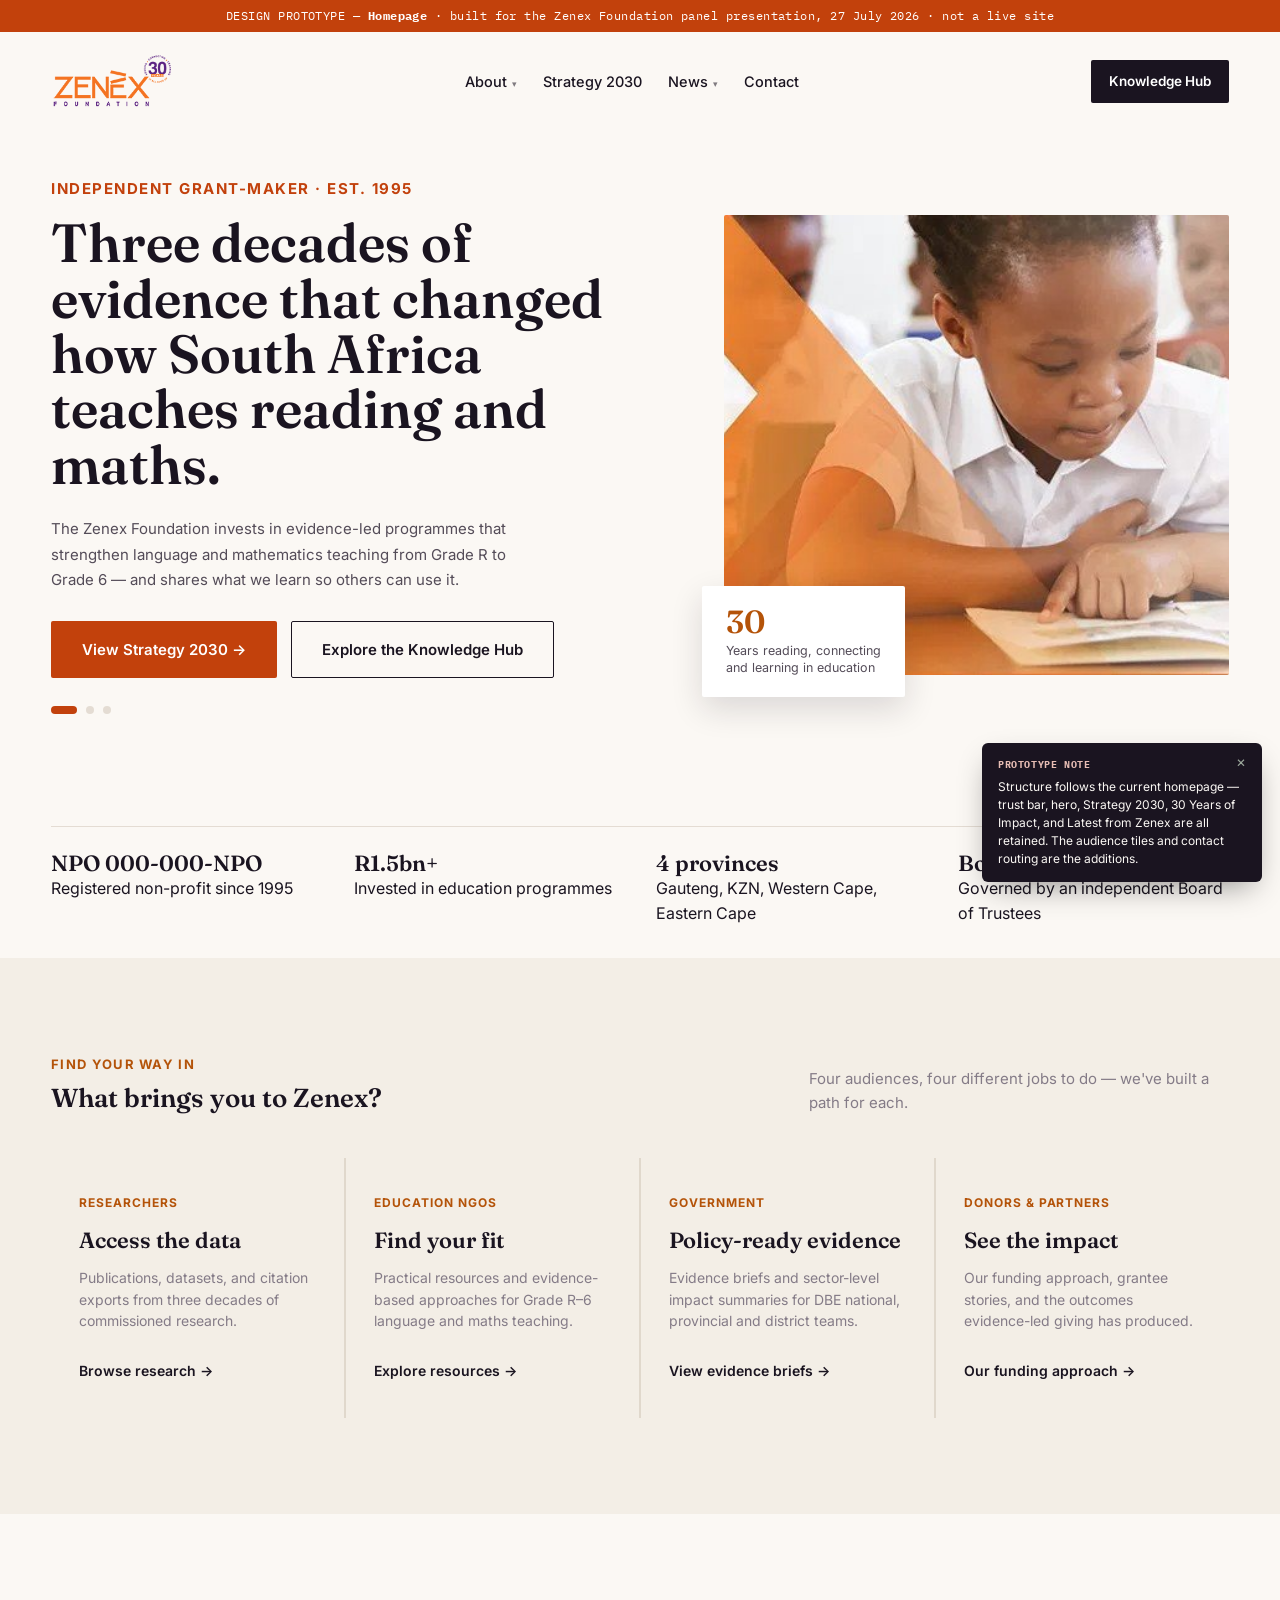
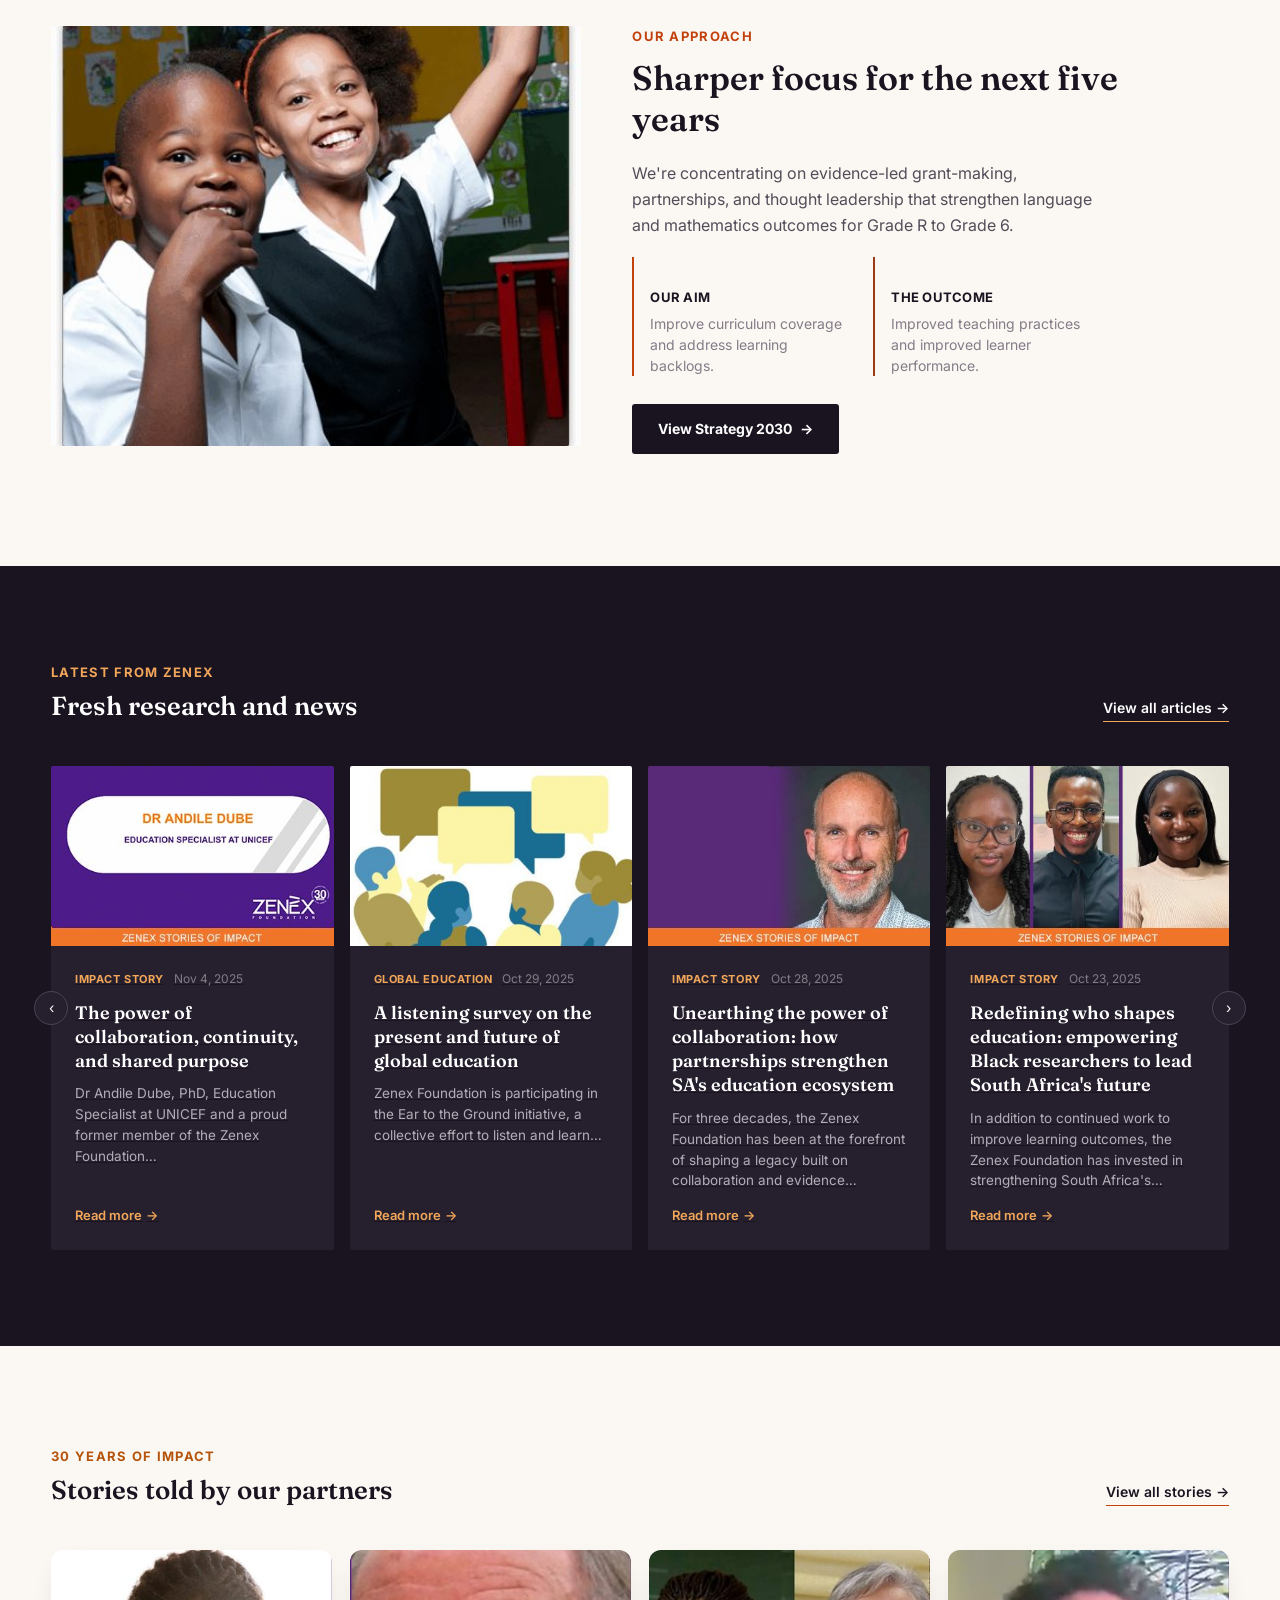
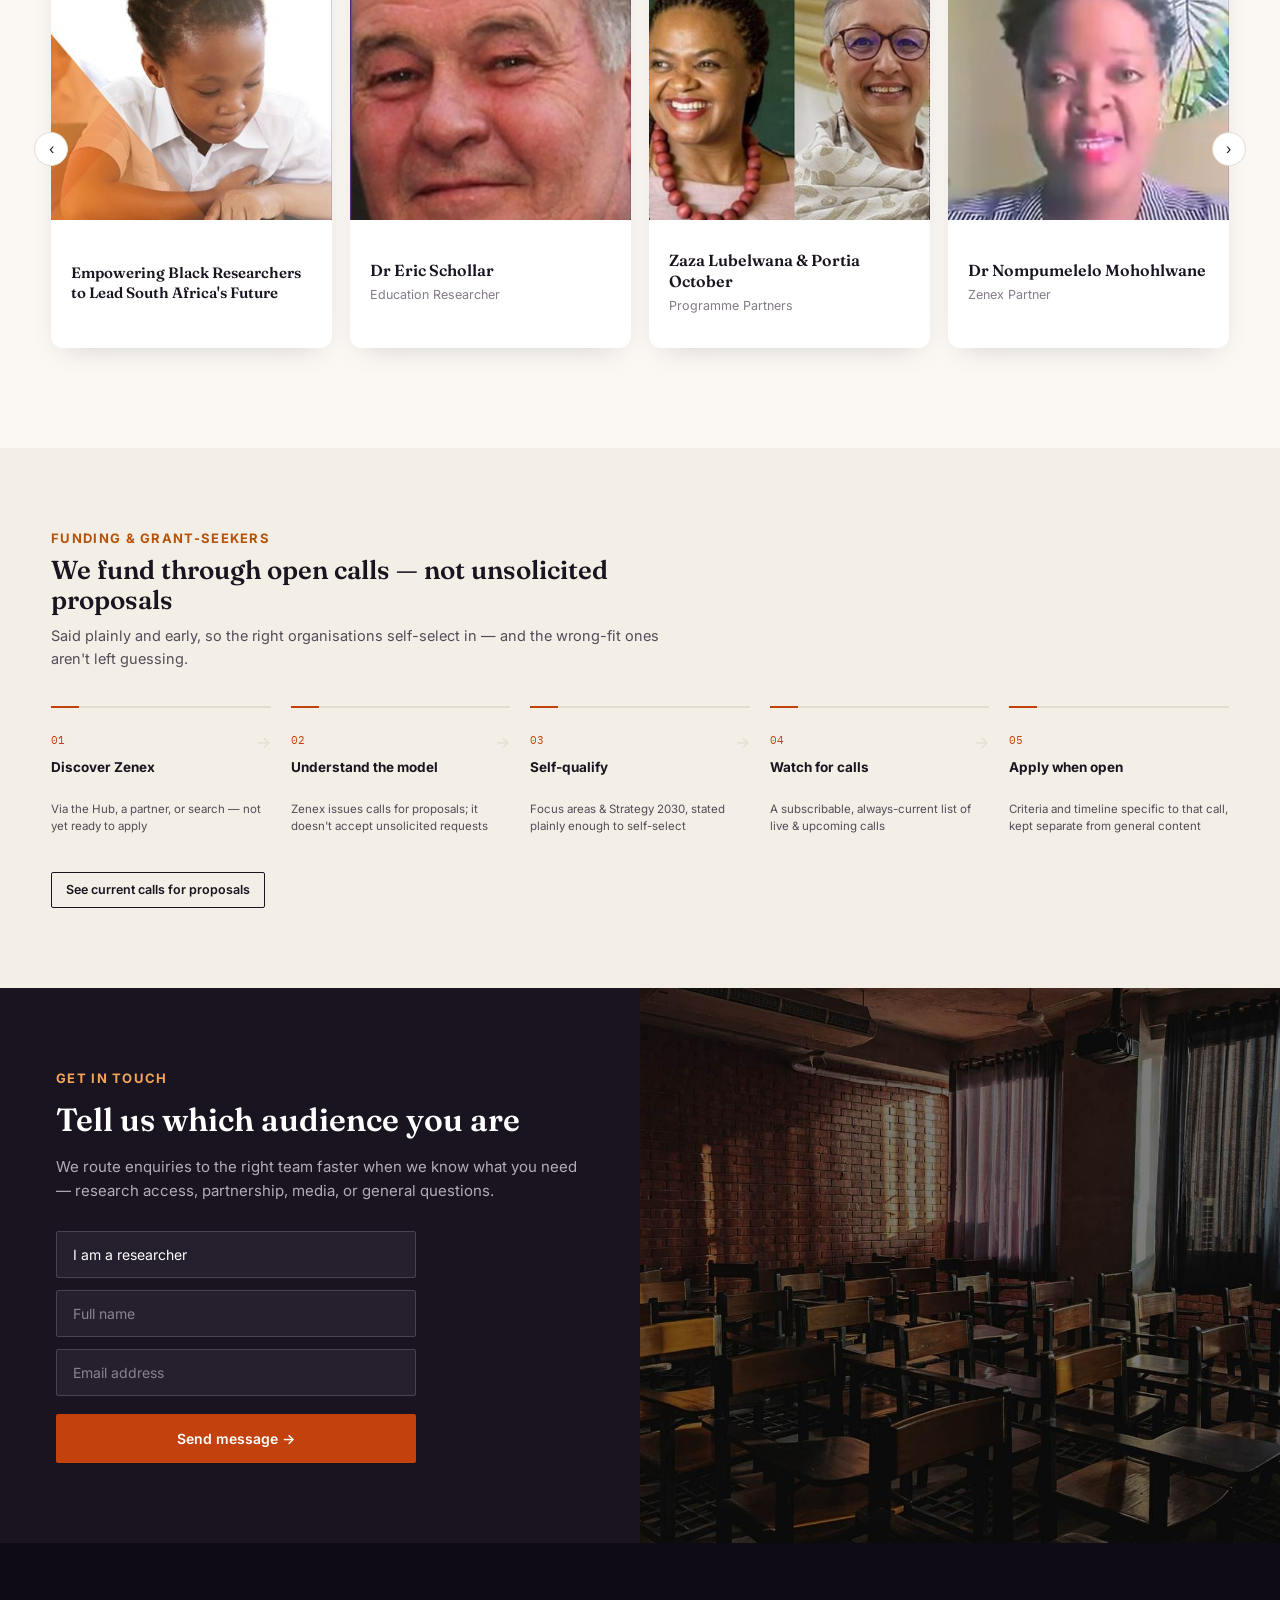
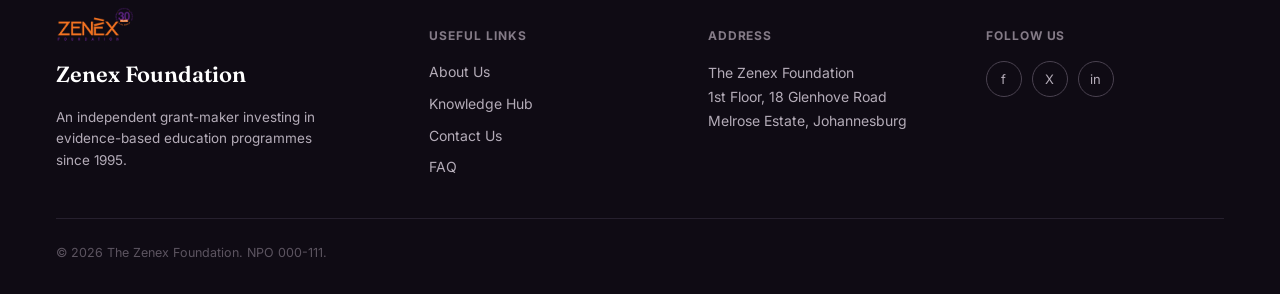
<file: index.html>
<!DOCTYPE html>
<html lang="en">
<head>
<meta charset="UTF-8">
<meta name="viewport" content="width=device-width, initial-scale=1.0">
<title>Zenex Foundation — Homepage Concept</title>
<link rel="preconnect" href="https://fonts.googleapis.com">
<link href="https://fonts.googleapis.com/css2?family=Fraunces:opsz,wght@9..144,400;9..144,500;9..144,600;9..144,700&family=Inter:wght@400;500;600;700;800&family=IBM+Plex+Mono:wght@400;500;600&display=swap" rel="stylesheet">
<link rel="stylesheet" href="styles.css">
</head>
<body>

<div class="proto-ribbon">DESIGN PROTOTYPE — <b>Homepage</b> · built for the Zenex Foundation panel presentation, 27 July 2026 · not a live site</div>

<header class="site-header-v2">
  <div class="wrap">
    <a href="index.html" class="brand-v2">
      <img class="js-logo" alt="Zenex Foundation" style="height:56px; width:auto;">
    </a>
    <nav class="primary-nav-v2">
      <div class="nav-drop">
        <a href="about.html">About</a>
        <div class="nav-drop-menu">
          <a href="about.html">About us</a>
          <a href="team.html">Meet the team</a>
          <a href="trustees.html">Trustees</a>
          <a href="faq.html">FAQ</a>
        </div>
      </div>
      <a href="#">Strategy 2030</a>
      <div class="nav-drop">
        <a href="news.html">News</a>
        <div class="nav-drop-menu">
          <a href="news.html">News</a>
          <a href="events.html">Events</a>
        </div>
      </div>
      <a href="#">Contact</a>
    </nav>
    <a href="knowledge-hub.html" class="btn-updates">Knowledge Hub</a>
    <button class="nav-toggle" aria-label="Menu">☰</button>
  </div>
</header>

<!-- Split hero — carousel-synced text + image. Advancing the slide
     changes headline, copy, buttons and image together, with a
     word-stagger entrance animation on the text (vanilla JS/CSS,
     same visual idea as GSAP SplitText, no dependency needed). -->
<section class="hero-split">
  <div class="wrap">
    <div class="hero-split-grid">

      <div class="hero-split-text">
        <p class="eyebrow hero-fade-el" id="hs-eyebrow">Independent grant-maker · Est. 1995</p>
        <h1 id="hs-headline"></h1>
        <p class="hero-fade-el" id="hs-paragraph"></p>
        <div class="hero-split-actions hero-fade-el" id="hs-actions">
          <a href="#" class="btn btn-primary" id="hs-btn1">View Strategy 2030 →</a>
          <a href="knowledge-hub.html" class="btn btn-ghost" id="hs-btn2">Explore the Knowledge Hub</a>
        </div>
        <div class="hero-dots-v2" id="hs-dots">
          <button class="hero-dot-v2 active"></button>
          <button class="hero-dot-v2"></button>
          <button class="hero-dot-v2"></button>
        </div>
      </div>

      <div class="hero-split-image">
        <div class="frame">
          <img data-src="heroClean1" class="active" alt="">
          <img data-src="heroClean2" alt="">
          <img data-src="heroClean3" alt="">
        </div>
        <div class="hero-badge-float">
          <div class="n" id="hs-badge-num">30</div>
          <div class="l" id="hs-badge-label">Years reading, connecting<br>and learning in education</div>
        </div>
      </div>

    </div>
  </div>
</section>

<!-- Stat bar — real, verifiable facts only -->
<section class="stat-bar">
  <div class="wrap">
    <div class="stat-bar-grid">
      <div class="stat-item"><div class="v">NPO 000-000-NPO</div><div class="l">Registered non-profit since 1995</div></div>
      <div class="stat-item"><div class="v">R1.5bn+</div><div class="l">Invested in education programmes</div></div>
      <div class="stat-item"><div class="v">4 provinces</div><div class="l">Gauteng, KZN, Western Cape, Eastern Cape</div></div>
      <div class="stat-item"><div class="v">Board-led</div><div class="l">Governed by an independent Board of Trustees</div></div>
    </div>
  </div>
</section>


<section class="section section-tint-warm" style="padding:96px 0;">
  <div class="wrap">
    <div class="section-head" style="display:flex; justify-content:space-between; align-items:flex-end; gap:24px; max-width:none; margin-bottom:44px;">
      <div>
        <p class="eyebrow">Find your way in</p>
        <h2 style="margin-top:10px;">What brings you to Zenex?</h2>
      </div>
      <p style="color:var(--muted-2); font-size:15px; max-width:420px; margin:0;">Four audiences, four different jobs to do — we've built a path for each.</p>
    </div>

    <div class="audience-cards">
      <a href="knowledge-hub.html?audience=research" class="aud-card-v3" style="--tile-color:var(--research)">
        <p class="aud-eyebrow">Researchers</p>
        <h4>Access the data</h4>
        <p class="aud-desc">Publications, datasets, and citation exports from three decades of commissioned research.</p>
        <span class="aud-link">Browse research <span class="arrow">→</span></span>
      </a>
      <a href="knowledge-hub.html?audience=ngo" class="aud-card-v3" style="--tile-color:var(--ngo)">
        <p class="aud-eyebrow">Education NGOs</p>
        <h4>Find your fit</h4>
        <p class="aud-desc">Practical resources and evidence-based approaches for Grade R–6 language and maths teaching.</p>
        <span class="aud-link">Explore resources <span class="arrow">→</span></span>
      </a>
      <a href="knowledge-hub.html?audience=gov" class="aud-card-v3" style="--tile-color:var(--gov)">
        <p class="aud-eyebrow">Government</p>
        <h4>Policy-ready evidence</h4>
        <p class="aud-desc">Evidence briefs and sector-level impact summaries for DBE national, provincial and district teams.</p>
        <span class="aud-link">View evidence briefs <span class="arrow">→</span></span>
      </a>
      <a href="knowledge-hub.html?audience=donor" class="aud-card-v3" style="--tile-color:var(--donor)">
        <p class="aud-eyebrow">Donors &amp; partners</p>
        <h4>See the impact</h4>
        <p class="aud-desc">Our funding approach, grantee stories, and the outcomes evidence-led giving has produced.</p>
        <span class="aud-link">Our funding approach <span class="arrow">→</span></span>
      </a>
    </div>
  </div>
</section>

<!-- Strategy 2030 — image left, copy right, whole card clickable -->
<section class="section" style="padding:112px 0;">
  <div class="wrap">
    <a href="#" class="strategy-block-v2">
      <div class="strategy-photo">
        <img data-src="strategy" alt="">
      </div>
      <div class="strategy-copy">
        <p class="eyebrow">Our approach</p>
        <h3>Sharper focus for the next five years</h3>
        <p class="desc">We're concentrating on evidence-led grant-making, partnerships, and thought leadership that strengthen language and mathematics outcomes for Grade R to Grade&nbsp;6.</p>
        <div class="strategy-mini-grid">
          <div>
            <h6>Our aim</h6>
            <p>Improve curriculum coverage and address learning backlogs.</p>
          </div>
          <div>
            <h6>The outcome</h6>
            <p>Improved teaching practices and improved learner performance.</p>
          </div>
        </div>
        <span class="strategy-cta">View Strategy 2030 <span class="arrow">→</span></span>
      </div>
    </a>
  </div>
</section>

<!-- Blog Posts — real current posts from the live site -->
<section class="section section-dark" style="padding:96px 0;">
  <div class="wrap">
    <div class="section-head" style="display:flex; justify-content:space-between; align-items:flex-end; gap:24px; max-width:none; margin-bottom:44px;">
      <div>
        <p class="eyebrow">Latest from Zenex</p>
        <h2 style="margin-top:10px;">Fresh research and news</h2>
      </div>
      <a href="knowledge-hub.html" class="dark-section-link">View all articles →</a>
    </div>
    <div class="blog-carousel-wrap">
      <button class="blog-arrow prev" aria-label="Previous">‹</button>
      <button class="blog-arrow next" aria-label="Next">›</button>
      <div class="grid-4 blog-grid">
        <a href="#" class="blog-card-dark"><img data-src="news_andile" alt=""><div class="body"><div class="meta-row"><span class="cat">Impact Story</span><span class="date">Nov 4, 2025</span></div><h4>The power of collaboration, continuity, and shared purpose</h4><p>Dr Andile Dube, PhD, Education Specialist at UNICEF and a proud former member of the Zenex Foundation…</p><span class="rm">Read more <span class="arrow">→</span></span></div></a>
        <a href="#" class="blog-card-dark"><img data-src="news_listening" alt=""><div class="body"><div class="meta-row"><span class="cat">Global Education</span><span class="date">Oct 29, 2025</span></div><h4>A listening survey on the present and future of global education</h4><p>Zenex Foundation is participating in the Ear to the Ground initiative, a collective effort to listen and learn…</p><span class="rm">Read more <span class="arrow">→</span></span></div></a>
        <a href="#" class="blog-card-dark"><img data-src="news_collab_photo" alt=""><div class="body"><div class="meta-row"><span class="cat">Impact Story</span><span class="date">Oct 28, 2025</span></div><h4>Unearthing the power of collaboration: how partnerships strengthen SA's education ecosystem</h4><p>For three decades, the Zenex Foundation has been at the forefront of shaping a legacy built on collaboration and evidence…</p><span class="rm">Read more <span class="arrow">→</span></span></div></a>
        <a href="#" class="blog-card-dark"><img data-src="news_black_researchers" alt=""><div class="body"><div class="meta-row"><span class="cat">Impact Story</span><span class="date">Oct 23, 2025</span></div><h4>Redefining who shapes education: empowering Black researchers to lead South Africa's future</h4><p>In addition to continued work to improve learning outcomes, the Zenex Foundation has invested in strengthening South Africa's…</p><span class="rm">Read more <span class="arrow">→</span></span></div></a>
        <a href="#" class="blog-card-dark"><img data-src="news_celebrating30" alt=""><div class="body"><div class="meta-row"><span class="cat">Milestone</span><span class="date">Oct 22, 2025</span></div><h4>Celebrating 30 years of purpose!</h4><p>By Gail Campbell — earlier this week, we gathered to celebrate a remarkable milestone: 30 years of the Zenex Foundation…</p><span class="rm">Read more <span class="arrow">→</span></span></div></a>
        <a href="#" class="blog-card-dark"><img data-src="news_schollar" alt=""><div class="body"><div class="meta-row"><span class="cat">Impact Story</span><span class="date">Oct 17, 2025</span></div><h4>Driving evidence and impact: Dr Eric Schollar's journey with Zenex</h4><p>By Dr Eric Schollar — my early association with what was to become the Zenex Foundation started during the pre-1994 period…</p><span class="rm">Read more <span class="arrow">→</span></span></div></a>
        <a href="#" class="blog-card-dark"><img data-src="news_coaches" alt=""><div class="body"><div class="meta-row"><span class="cat">Impact Story</span><span class="date">Oct 10, 2025</span></div><h4>From coaches to change-makers: reflections on Zenex Foundation's 30 years of impact</h4><p>Thirty years of Zenex Foundation driving transformation in South Africa's education sector is not just about systems…</p><span class="rm">Read more <span class="arrow">→</span></span></div></a>
        <a href="#" class="blog-card-dark"><img data-src="news_fort_hare" alt=""><div class="body"><div class="meta-row"><span class="cat">Recognition</span><span class="date">Oct 10, 2025</span></div><h4>University of Fort Hare bestows honorary doctorate on Adv. Thandi Orleyn</h4><p>At its 2025 Spring Graduation, the University of Fort Hare honoured Advocate Dr Thandi Orleyn with an Honorary Doctor of Commerce…</p><span class="rm">Read more <span class="arrow">→</span></span></div></a>
        <a href="#" class="blog-card-dark"><img data-src="news_turns30" alt=""><div class="body"><div class="meta-row"><span class="cat">Milestone</span><span class="date">Sep 25, 2025</span></div><h4>Zenex Foundation turns 30</h4><p>Zenex Foundation is celebrating 30 years of supporting education transformation in South Africa. Follow us as we share our…</p><span class="rm">Read more <span class="arrow">→</span></span></div></a>
        <a href="#" class="blog-card-dark"><img data-src="news_seminar" alt=""><div class="body"><div class="meta-row"><span class="cat">Event</span><span class="date">Nov 28, 2024</span></div><h4>Insights from the Zenex Foundation seminar on early grade mathematics: building a path forward</h4><p>At a Zenex Foundation seminar on supporting early grade mathematics, a critical question emerged: why are early grade learners…</p><span class="rm">Read more <span class="arrow">→</span></span></div></a>
        <a href="#" class="blog-card-dark"><img data-src="news_welcomes_ceo" alt=""><div class="body"><div class="meta-row"><span class="cat">Leadership</span><span class="date">Jul 16, 2026</span></div><h4>Zenex Foundation welcomes new chief executive officer</h4><p>The Board of Trustees is pleased to announce the appointment of Ms Sibongile Khumalo as the organisation's new Chief Executive…</p><span class="rm">Read more <span class="arrow">→</span></span></div></a>
        <a href="#" class="blog-card-dark"><img data-src="news_eval_course" alt=""><div class="body"><div class="meta-row"><span class="cat">Training</span><span class="date">Jun 9, 2026</span></div><h4>Evaluation in Education short course</h4><p>Zenex Foundation is pleased to announce the launch of South Africa's first accredited short course in evaluation…</p><span class="rm">Read more <span class="arrow">→</span></span></div></a>
        <a href="#" class="blog-card-dark"><img data-src="news_fatima" alt=""><div class="body"><div class="meta-row"><span class="cat">Impact Story</span><span class="date">Nov 26, 2025</span></div><h4>From scholarship recipient to global programme officer</h4><p>Meet Fatima Mathivha, now a Programme Officer at the Gates Foundation, whose career was launched through the Zenex…</p><span class="rm">Read more <span class="arrow">→</span></span></div></a>
        <a href="#" class="blog-card-dark"><img data-src="news_talent_pipelines" alt=""><div class="body"><div class="meta-row"><span class="cat">Impact Story</span><span class="date">Nov 21, 2025</span></div><h4>Transforming talent pipelines in the education sector</h4><p>By Nduvho Ramulongo — after spending my university years leading literacy projects and a peer mentoring programme…</p><span class="rm">Read more <span class="arrow">→</span></span></div></a>
        <a href="#" class="blog-card-dark"><img data-src="news_smangele" alt=""><div class="body"><div class="meta-row"><span class="cat">Impact Story</span><span class="date">Nov 18, 2025</span></div><h4>Fostering joy, belonging, and identity through reading</h4><p>"Literacy is far more than just decoding words. It is a vehicle for children to see themselves, to imagine other worlds…"</p><span class="rm">Read more <span class="arrow">→</span></span></div></a>
        <a href="#" class="blog-card-dark"><img data-src="news_learner_support" alt=""><div class="body"><div class="meta-row"><span class="cat">Impact Story</span><span class="date">Nov 14, 2025</span></div><h4>Transforming potential into impact: how the Zenex Learner Support Programme shaped lives, leaders and legacies</h4><p>For three decades, the Zenex Foundation has been at the forefront of advancing quality education and equity in South Africa…</p><span class="rm">Read more <span class="arrow">→</span></span></div></a>
        <a href="#" class="blog-card-dark"><img data-src="news_ulwazi" alt=""><div class="body"><div class="meta-row"><span class="cat">Impact Story</span><span class="date">Nov 12, 2025</span></div><h4>Reading our future: how the Ulwazi Lwethu collaboration is rewriting the story of literacy in South Africa</h4><p>"If you want to go fast, go alone. If you want to go far, go together." The Zenex Foundation's commitment to improving…</p><span class="rm">Read more <span class="arrow">→</span></span></div></a>
        <a href="#" class="blog-card-dark"><img data-src="news_humanity" alt=""><div class="body"><div class="meta-row"><span class="cat">Impact Story</span><span class="date">Nov 10, 2025</span></div><h4>Humanity: the greatest teaching tool of all</h4><p>Reflections from Mr Bilal Mohamed, former Zenex Inkanyezi Project Teacher — behind every transformed classroom is a…</p><span class="rm">Read more <span class="arrow">→</span></span></div></a>
        <a href="#" class="blog-card-dark"><img data-src="news_nompumelelo" alt=""><div class="body"><div class="meta-row"><span class="cat">Impact Story</span><span class="date">Nov 8, 2025</span></div><h4>Looking back with pride and forward with purpose</h4><p>In celebrating 30 years of transforming education in South Africa, the Zenex Foundation continues to look back with pride…</p><span class="rm">Read more <span class="arrow">→</span></span></div></a>
        <a href="#" class="blog-card-dark"><img data-src="news_whitfield" alt=""><div class="body"><div class="meta-row"><span class="cat">Impact Story</span><span class="date">Nov 7, 2025</span></div><h4>Strengthening South Africa's education system, together</h4><p>Dr Whitfield Green, CEO of the Council on Higher Education, reflects on 15 years of meaningful collaboration with Zenex…</p><span class="rm">Read more <span class="arrow">→</span></span></div></a>
      </div>
    </div>
  </div>
</section>

<!-- 30 Years of Impact — testimonial quotes from partners -->
<section class="section" style="padding:100px 0;">
  <div class="wrap">
    <div class="section-head" style="display:flex; justify-content:space-between; align-items:flex-end; gap:24px; max-width:none; margin-bottom:44px;">
      <div>
        <p class="eyebrow">30 years of impact</p>
        <h2 style="margin-top:10px;">Stories told by our partners</h2>
      </div>
      <a href="#" class="dark-section-link" style="color:var(--ink); border-bottom-color:var(--action);">View all stories →</a>
    </div>
    <div class="impact-carousel-wrap">
      <button class="impact-arrow prev" aria-label="Previous">‹</button>
      <button class="impact-arrow next" aria-label="Next">›</button>
      <div class="impact-grid">
        <div class="testimonial-card is-story">
          <img data-src="cResearchers" alt="">
          <div class="body"><div class="name">Empowering Black Researchers to Lead South Africa's Future</div></div>
        </div>
        <div class="testimonial-card">
          <img data-src="cSchollar" alt="Dr Eric Schollar">
          <div class="body"><div class="name">Dr Eric Schollar</div><div class="org">Education Researcher</div></div>
        </div>
        <div class="testimonial-card">
          <img data-src="cZazaPortia" alt="Zaza Lubelwana and Portia October">
          <div class="body"><div class="name">Zaza Lubelwana &amp; Portia October</div><div class="org">Programme Partners</div></div>
        </div>
        <div class="testimonial-card">
          <img data-src="cNompumelelo" alt="Dr Nompumelelo Mohohlwane">
          <div class="body"><div class="name">Dr Nompumelelo Mohohlwane</div><div class="org">Zenex Partner</div></div>
        </div>
        <div class="testimonial-card">
          <img data-src="cTiisetso" alt="Tiisetso Rabolao">
          <div class="body"><div class="name">Tiisetso Rabolao</div><div class="org">Programme Beneficiary</div></div>
        </div>
        <div class="testimonial-card">
          <img data-src="cNdeya" alt="Ndeya-Zenex Secondary School">
          <div class="body"><div class="name">Ndeya-Zenex Secondary School</div><div class="org">Partner School</div></div>
        </div>
        <div class="testimonial-card">
          <img data-src="giles" alt="Giles Gillett">
          <div class="body"><div class="name">Giles Gillett</div><div class="org">NASCEE</div></div>
        </div>
        <div class="testimonial-card">
          <img data-src="badge30" alt="30 Years of Zenex">
          <div class="body"><div class="name">30 Years of Zenex</div><div class="org">Leading, connecting and learning — it all adds up.</div></div>
        </div>
        <div class="testimonial-card">
          <img data-src="cAndile" alt="Dr. Andile Dube">
          <div class="body"><div class="name">Dr. Andile Dube</div><div class="org">UNICEF South Africa</div></div>
        </div>
      </div>
    </div>
  </div>
</section>

<section class="section section-tint-warm" id="grantseekers" style="padding:80px 0;">
  <div class="wrap">
    <div class="section-head">
      <p class="eyebrow">Funding &amp; grant-seekers</p>
      <h2>We fund through open calls — not unsolicited proposals</h2>
      <p style="color:var(--muted); margin-top:10px; font-size:14.5px;">
        Said plainly and early, so the right organisations self-select in — and the wrong-fit ones aren't left guessing.
      </p>
    </div>
    <div class="journey-wrap">
    <div class="journey">
      <div class="journey-step"><span class="num">01</span><h5>Discover Zenex</h5><p>Via the Hub, a partner, or search — not yet ready to apply</p></div>
      <div class="journey-step"><span class="num">02</span><h5>Understand the model</h5><p>Zenex issues calls for proposals; it doesn't accept unsolicited requests</p></div>
      <div class="journey-step"><span class="num">03</span><h5>Self-qualify</h5><p>Focus areas &amp; Strategy 2030, stated plainly enough to self-select</p></div>
      <div class="journey-step"><span class="num">04</span><h5>Watch for calls</h5><p>A subscribable, always-current list of live &amp; upcoming calls</p></div>
      <div class="journey-step"><span class="num">05</span><h5>Apply when open</h5><p>Criteria and timeline specific to that call, kept separate from general content</p></div>
    </div>
    </div>
    <a href="#" class="btn btn-ghost btn-sm">See current calls for proposals</a>
  </div>
</section>

<!-- Contact — dark, split, audience-routed form -->
<section class="contact-v2">
  <div class="contact-v2-copy">
    <p class="eyebrow">Get in touch</p>
    <h2>Tell us which audience you are</h2>
    <p class="desc">We route enquiries to the right team faster when we know what you need — research access, partnership, media, or general questions.</p>
    <form class="contact-v2-form" onsubmit="return false;">
      <select>
        <option>I am a researcher</option>
        <option>I am an educator</option>
        <option>I am a government official</option>
        <option>I am a donor or partner</option>
      </select>
      <input type="text" placeholder="Full name">
      <input type="email" placeholder="Email address">
      <button type="submit" class="btn btn-primary">Send message →</button>
    </form>
  </div>
  <div class="contact-v2-image">
    <img data-src="contactbg" alt="">
  </div>
</section>

<!-- Footer -->
<footer class="footer-v3">
  <div class="wrap">
    <div class="footer-v3-grid">
      <div>
        <img class="js-logo footer-logo" alt="Zenex Foundation">
        <span class="fname">Zenex Foundation</span>
        <p class="ftag">An independent grant-maker investing in evidence-based education programmes since 1995.</p>
      </div>
      <div>
        <h5>Useful links</h5>
        <div class="flinks">
          <a href="about.html">About Us</a>
          <a href="knowledge-hub.html">Knowledge Hub</a>
          <a href="#">Contact Us</a>
          <a href="faq.html">FAQ</a>
        </div>
      </div>
      <div>
        <h5>Address</h5>
        <address>The Zenex Foundation<br>1st Floor, 18 Glenhove Road<br>Melrose Estate, Johannesburg</address>
      </div>
      <div>
        <h5>Follow us</h5>
        <div class="footer-v3-social">
          <a href="#">f</a><a href="#">X</a><a href="#">in</a>
        </div>
      </div>
    </div>
    <div class="footer-v3-bottom">© 2026 The Zenex Foundation. NPO 000-111.</div>
  </div>
</footer>

<div class="demo-note">
  <button aria-label="Dismiss">×</button>
  <b>Prototype note</b>
  Structure follows the current homepage — trust bar, hero, Strategy 2030, 30 Years of Impact, and Latest from Zenex are all retained. The audience tiles and contact routing are the additions.
</div>

<script src="assets.js"></script>
<script src="script.js"></script>
</body>
</html>
</file>
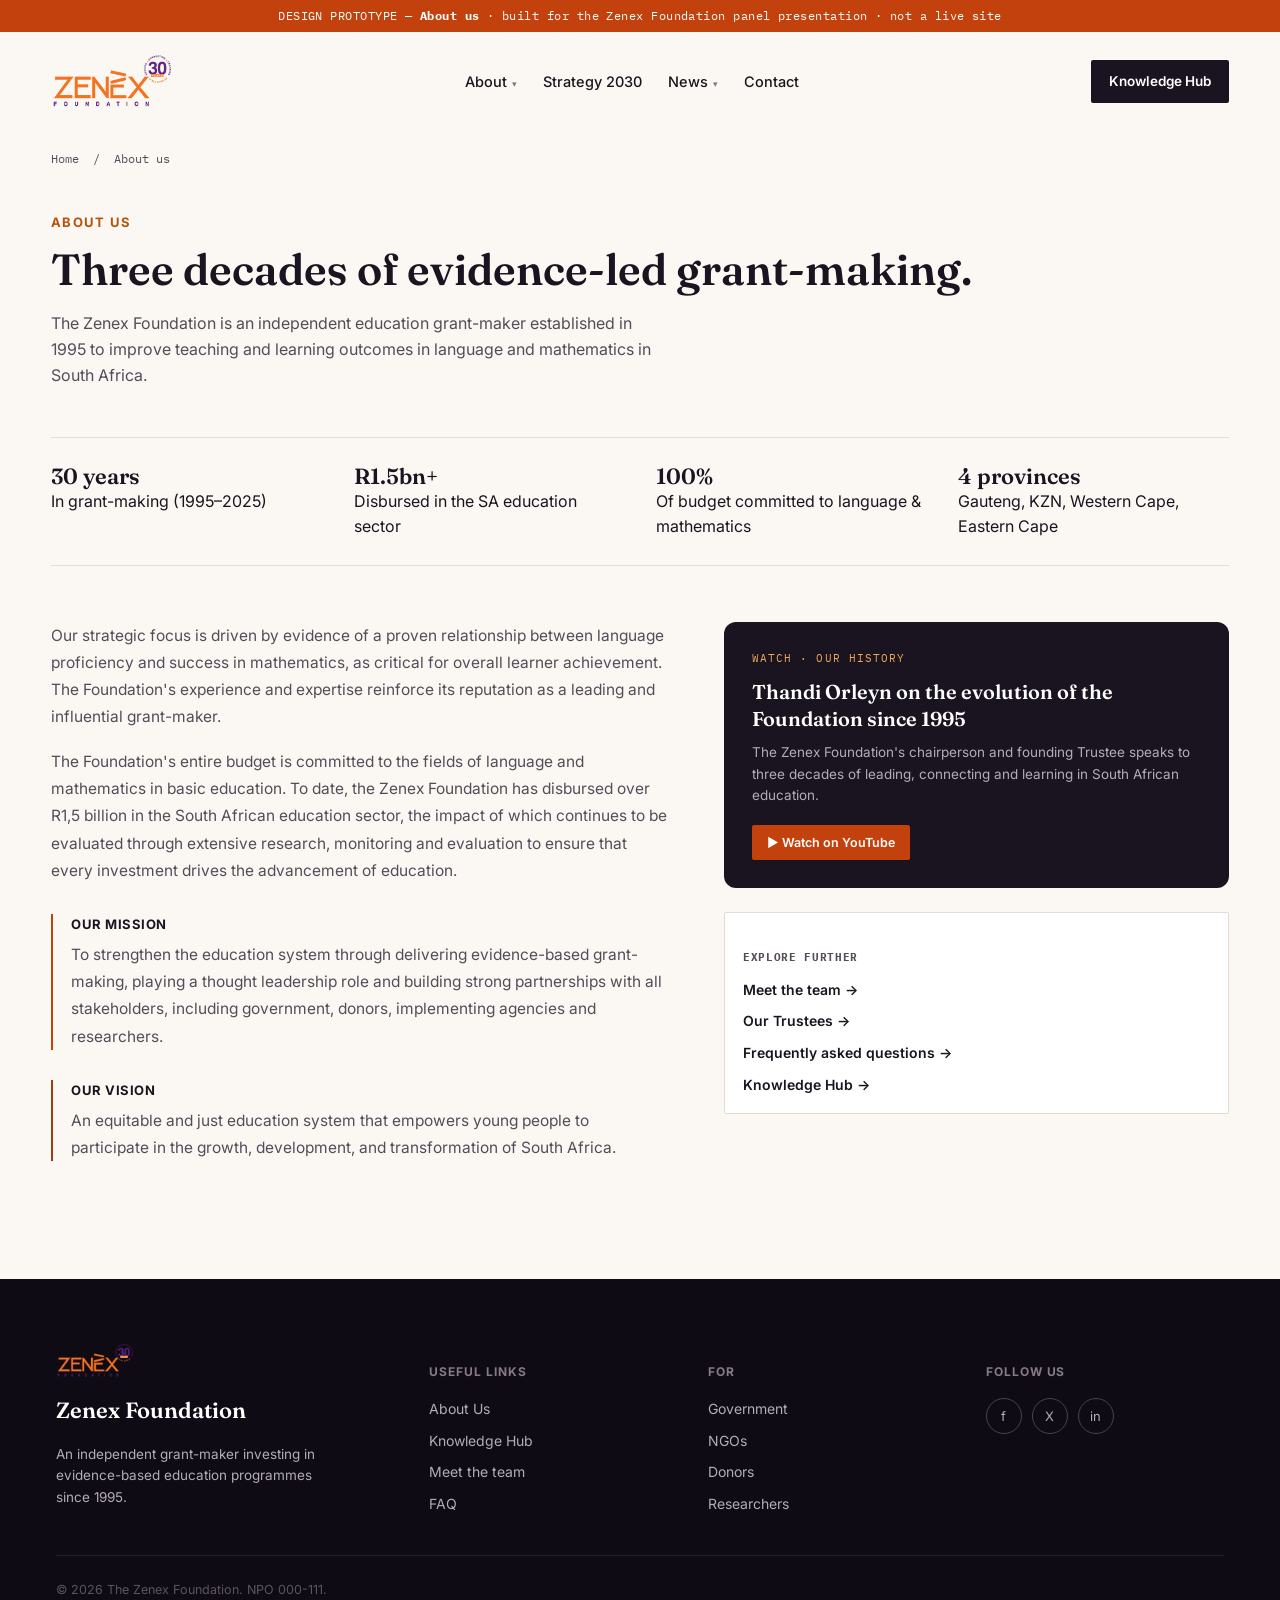
<file: about.html>
<!DOCTYPE html>
<html lang="en">
<head>
<meta charset="UTF-8">
<meta name="viewport" content="width=device-width, initial-scale=1.0">
<title>About us — Zenex Foundation</title>
<link rel="preconnect" href="https://fonts.googleapis.com">
<link href="https://fonts.googleapis.com/css2?family=Fraunces:opsz,wght@9..144,400;9..144,500;9..144,600;9..144,700&family=Inter:wght@400;500;600;700;800&family=IBM+Plex+Mono:wght@400;500;600&display=swap" rel="stylesheet">
<link rel="stylesheet" href="styles.css">
</head>
<body>

<div class="proto-ribbon">DESIGN PROTOTYPE — <b>About us</b> · built for the Zenex Foundation panel presentation · not a live site</div>

<header class="site-header-v2">
  <div class="wrap">
    <a href="index.html" class="brand-v2">
      <img class="js-logo" alt="Zenex Foundation" style="height:56px; width:auto;">
    </a>
    <nav class="primary-nav-v2">
      <div class="nav-drop">
        <a href="about.html">About</a>
        <div class="nav-drop-menu">
          <a href="about.html">About us</a>
          <a href="team.html">Meet the team</a>
          <a href="trustees.html">Trustees</a>
          <a href="faq.html">FAQ</a>
        </div>
      </div>
      <a href="#">Strategy 2030</a>
      <div class="nav-drop">
        <a href="news.html">News</a>
        <div class="nav-drop-menu">
          <a href="news.html">News</a>
          <a href="events.html">Events</a>
        </div>
      </div>
      <a href="#">Contact</a>
    </nav>
    <a href="knowledge-hub.html" class="btn-updates">Knowledge Hub</a>
    <button class="nav-toggle" aria-label="Menu">☰</button>
  </div>
</header>

<div class="wrap crumb"><a href="index.html">Home</a> &nbsp;/&nbsp; About us</div>

<section class="page-hero">
  <div class="wrap">
    <p class="eyebrow">About us</p>
    <h1>Three decades of evidence-led grant-making.</h1>
    <p class="lede">The Zenex Foundation is an independent education grant-maker established in 1995 to improve teaching and learning outcomes in language and mathematics in South Africa.</p>
  </div>
</section>

<section>
  <div class="wrap">
    <div class="about-stats">
      <div class="stat-item"><div class="v">30 years</div><div class="l">In grant-making (1995–2025)</div></div>
      <div class="stat-item"><div class="v">R1.5bn+</div><div class="l">Disbursed in the SA education sector</div></div>
      <div class="stat-item"><div class="v">100%</div><div class="l">Of budget committed to language &amp; mathematics</div></div>
      <div class="stat-item"><div class="v">4 provinces</div><div class="l">Gauteng, KZN, Western Cape, Eastern Cape</div></div>
    </div>
  </div>
</section>

<section style="padding-bottom:96px;">
  <div class="wrap">
    <div class="about-cols">
      <div class="body-text">
        <p>Our strategic focus is driven by evidence of a proven relationship between language proficiency and success in mathematics, as critical for overall learner achievement. The Foundation's experience and expertise reinforce its reputation as a leading and influential grant-maker.</p>
        <p>The Foundation's entire budget is committed to the fields of language and mathematics in basic education. To date, the Zenex Foundation has disbursed over R1,5 billion in the South African education sector, the impact of which continues to be evaluated through extensive research, monitoring and evaluation to ensure that every investment drives the advancement of education.</p>
        <div class="mv-block" style="margin-top:28px;">
          <h6>Our mission</h6>
          <p>To strengthen the education system through delivering evidence-based grant-making, playing a thought leadership role and building strong partnerships with all stakeholders, including government, donors, implementing agencies and researchers.</p>
        </div>
        <div class="mv-block">
          <h6>Our vision</h6>
          <p>An equitable and just education system that empowers young people to participate in the growth, development, and transformation of South Africa.</p>
        </div>
      </div>
      <div>
        <div class="video-card">
          <div class="vc-tag">Watch · Our history</div>
          <h4>Thandi Orleyn on the evolution of the Foundation since 1995</h4>
          <p>The Zenex Foundation's chairperson and founding Trustee speaks to three decades of leading, connecting and learning in South African education.</p>
          <a href="#" class="btn btn-sm">▶ Watch on YouTube</a>
        </div>
        <div class="sidebar-card">
          <h5>Explore further</h5>
          <div class="flinks" style="display:flex; flex-direction:column; gap:10px; font-size:14px;">
            <a href="team.html" style="color:var(--ink); text-decoration:none; font-weight:600;">Meet the team →</a>
            <a href="trustees.html" style="color:var(--ink); text-decoration:none; font-weight:600;">Our Trustees →</a>
            <a href="faq.html" style="color:var(--ink); text-decoration:none; font-weight:600;">Frequently asked questions →</a>
            <a href="knowledge-hub.html" style="color:var(--ink); text-decoration:none; font-weight:600;">Knowledge Hub →</a>
          </div>
        </div>
      </div>
    </div>
  </div>
</section>

<footer class="footer-v3">
  <div class="wrap">
    <div class="footer-v3-grid">
      <div>
        <img class="js-logo footer-logo" alt="Zenex Foundation">
        <span class="fname">Zenex Foundation</span>
        <p class="ftag">An independent grant-maker investing in evidence-based education programmes since 1995.</p>
      </div>
      <div>
        <h5>Useful links</h5>
        <div class="flinks">
          <a href="about.html">About Us</a>
          <a href="knowledge-hub.html">Knowledge Hub</a>
          <a href="team.html">Meet the team</a>
          <a href="faq.html">FAQ</a>
        </div>
      </div>
      <div>
        <h5>For</h5>
        <div class="flinks">
          <a href="search.html?a=gov">Government</a>
          <a href="search.html?a=ngo">NGOs</a>
          <a href="search.html?a=donor">Donors</a>
          <a href="search.html?a=research">Researchers</a>
        </div>
      </div>
      <div>
        <h5>Follow us</h5>
        <div class="footer-v3-social">
          <a href="#">f</a><a href="#">X</a><a href="#">in</a>
        </div>
      </div>
    </div>
    <div class="footer-v3-bottom">© 2026 The Zenex Foundation. NPO 000-111.</div>
  </div>
</footer>

<script src="assets.js"></script>
<script src="script.js"></script>
</body>
</html>
</file>
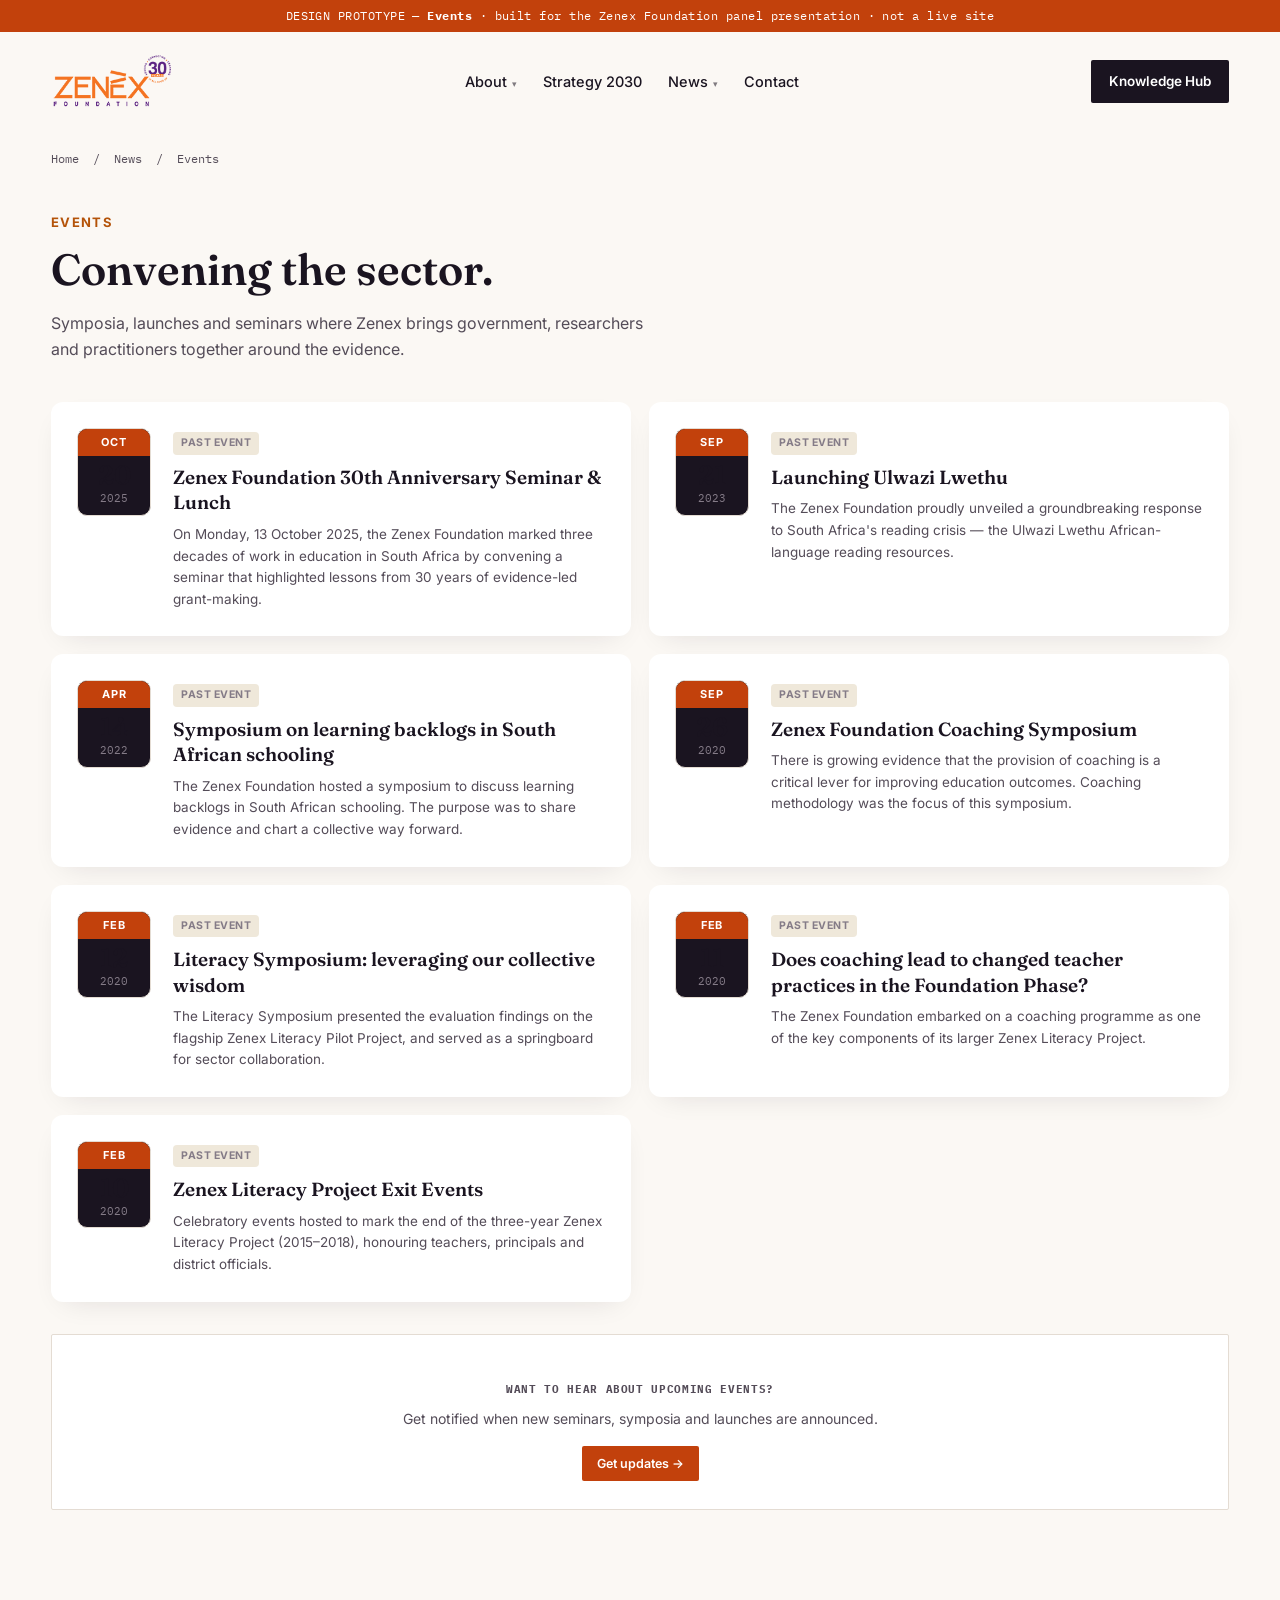
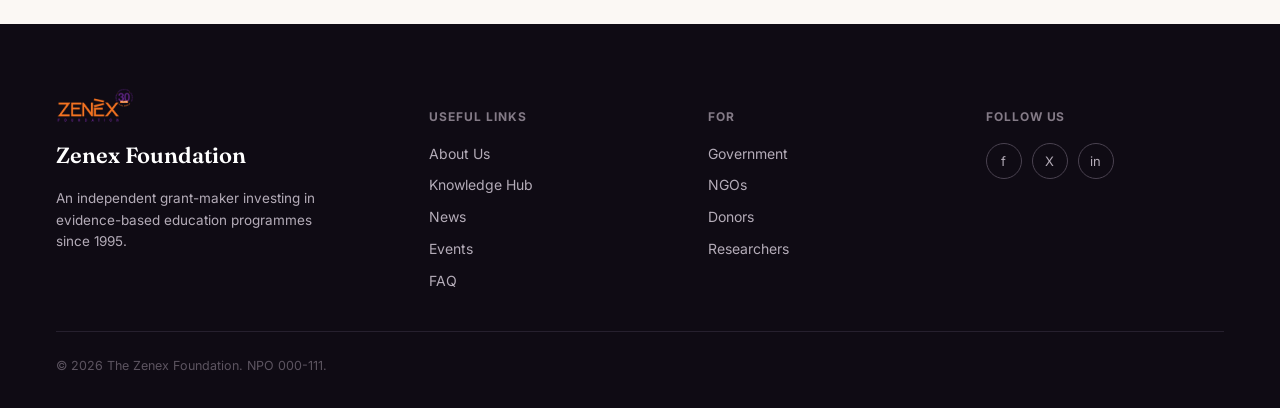
<file: events.html>
<!DOCTYPE html>
<html lang="en">
<head>
<meta charset="UTF-8">
<meta name="viewport" content="width=device-width, initial-scale=1.0">
<title>Events — Zenex Foundation</title>
<link rel="preconnect" href="https://fonts.googleapis.com">
<link href="https://fonts.googleapis.com/css2?family=Fraunces:opsz,wght@9..144,400;9..144,500;9..144,600;9..144,700&family=Inter:wght@400;500;600;700;800&family=IBM+Plex+Mono:wght@400;500;600&display=swap" rel="stylesheet">
<link rel="stylesheet" href="styles.css">
</head>
<body>

<div class="proto-ribbon">DESIGN PROTOTYPE — <b>Events</b> · built for the Zenex Foundation panel presentation · not a live site</div>

<header class="site-header-v2">
  <div class="wrap">
    <a href="index.html" class="brand-v2">
      <img class="js-logo" alt="Zenex Foundation" style="height:56px; width:auto;">
    </a>
    <nav class="primary-nav-v2">
      <div class="nav-drop">
        <a href="about.html">About</a>
        <div class="nav-drop-menu">
          <a href="about.html">About us</a>
          <a href="team.html">Meet the team</a>
          <a href="trustees.html">Trustees</a>
          <a href="faq.html">FAQ</a>
        </div>
      </div>
      <a href="#">Strategy 2030</a>
      <div class="nav-drop">
        <a href="news.html">News</a>
        <div class="nav-drop-menu">
          <a href="news.html">News</a>
          <a href="events.html">Events</a>
        </div>
      </div>
      <a href="#">Contact</a>
    </nav>
    <a href="knowledge-hub.html" class="btn-updates">Knowledge Hub</a>
    <button class="nav-toggle" aria-label="Menu">☰</button>
  </div>
</header>

<div class="wrap crumb"><a href="index.html">Home</a> &nbsp;/&nbsp; <a href="news.html">News</a> &nbsp;/&nbsp; Events</div>

<section class="page-hero">
  <div class="wrap">
    <p class="eyebrow">Events</p>
    <h1>Convening the sector.</h1>
    <p class="lede">Symposia, launches and seminars where Zenex brings government, researchers and practitioners together around the evidence.</p>
  </div>
</section>

<section style="padding-bottom:96px;">
  <div class="wrap">
    <div class="event-grid">
      <div class="event-card">
        <div class="date-badge"><div class="db-m">Oct</div><div class="db-d">20</div><div class="db-y">2025</div></div>
        <div><span class="event-tag">Past event</span><h4>Zenex Foundation 30th Anniversary Seminar & Lunch</h4><p>On Monday, 13 October 2025, the Zenex Foundation marked three decades of work in education in South Africa by convening a seminar that highlighted lessons from 30 years of evidence-led grant-making.</p></div>
      </div>
      <div class="event-card">
        <div class="date-badge"><div class="db-m">Sep</div><div class="db-d">21</div><div class="db-y">2023</div></div>
        <div><span class="event-tag">Past event</span><h4>Launching Ulwazi Lwethu</h4><p>The Zenex Foundation proudly unveiled a groundbreaking response to South Africa's reading crisis — the Ulwazi Lwethu African-language reading resources.</p></div>
      </div>
      <div class="event-card">
        <div class="date-badge"><div class="db-m">Apr</div><div class="db-d">14</div><div class="db-y">2022</div></div>
        <div><span class="event-tag">Past event</span><h4>Symposium on learning backlogs in South African schooling</h4><p>The Zenex Foundation hosted a symposium to discuss learning backlogs in South African schooling. The purpose was to share evidence and chart a collective way forward.</p></div>
      </div>
      <div class="event-card">
        <div class="date-badge"><div class="db-m">Sep</div><div class="db-d">26</div><div class="db-y">2020</div></div>
        <div><span class="event-tag">Past event</span><h4>Zenex Foundation Coaching Symposium</h4><p>There is growing evidence that the provision of coaching is a critical lever for improving education outcomes. Coaching methodology was the focus of this symposium.</p></div>
      </div>
      <div class="event-card">
        <div class="date-badge"><div class="db-m">Feb</div><div class="db-d">12</div><div class="db-y">2020</div></div>
        <div><span class="event-tag">Past event</span><h4>Literacy Symposium: leveraging our collective wisdom</h4><p>The Literacy Symposium presented the evaluation findings on the flagship Zenex Literacy Pilot Project, and served as a springboard for sector collaboration.</p></div>
      </div>
      <div class="event-card">
        <div class="date-badge"><div class="db-m">Feb</div><div class="db-d">11</div><div class="db-y">2020</div></div>
        <div><span class="event-tag">Past event</span><h4>Does coaching lead to changed teacher practices in the Foundation Phase?</h4><p>The Zenex Foundation embarked on a coaching programme as one of the key components of its larger Zenex Literacy Project.</p></div>
      </div>
      <div class="event-card">
        <div class="date-badge"><div class="db-m">Feb</div><div class="db-d">10</div><div class="db-y">2020</div></div>
        <div><span class="event-tag">Past event</span><h4>Zenex Literacy Project Exit Events</h4><p>Celebratory events hosted to mark the end of the three-year Zenex Literacy Project (2015–2018), honouring teachers, principals and district officials.</p></div>
      </div>
    </div>
    <div class="sidebar-card" style="text-align:center; padding:28px; margin-top:32px;">
      <h5 style="margin-bottom:10px;">Want to hear about upcoming events?</h5>
      <p style="font-size:14px; color:var(--muted); margin-bottom:16px;">Get notified when new seminars, symposia and launches are announced.</p>
      <a href="#" class="btn btn-primary btn-sm">Get updates →</a>
    </div>
  </div>
</section>

<footer class="footer-v3">
  <div class="wrap">
    <div class="footer-v3-grid">
      <div>
        <img class="js-logo footer-logo" alt="Zenex Foundation">
        <span class="fname">Zenex Foundation</span>
        <p class="ftag">An independent grant-maker investing in evidence-based education programmes since 1995.</p>
      </div>
      <div>
        <h5>Useful links</h5>
        <div class="flinks">
          <a href="about.html">About Us</a>
          <a href="knowledge-hub.html">Knowledge Hub</a>
          <a href="news.html">News</a>
          <a href="events.html">Events</a>
          <a href="faq.html">FAQ</a>
        </div>
      </div>
      <div>
        <h5>For</h5>
        <div class="flinks">
          <a href="search.html?a=gov">Government</a>
          <a href="search.html?a=ngo">NGOs</a>
          <a href="search.html?a=donor">Donors</a>
          <a href="search.html?a=research">Researchers</a>
        </div>
      </div>
      <div>
        <h5>Follow us</h5>
        <div class="footer-v3-social">
          <a href="#">f</a><a href="#">X</a><a href="#">in</a>
        </div>
      </div>
    </div>
    <div class="footer-v3-bottom">© 2026 The Zenex Foundation. NPO 000-111.</div>
  </div>
</footer>

<script src="assets.js"></script>
<script src="script.js"></script>
</body>
</html>
</file>
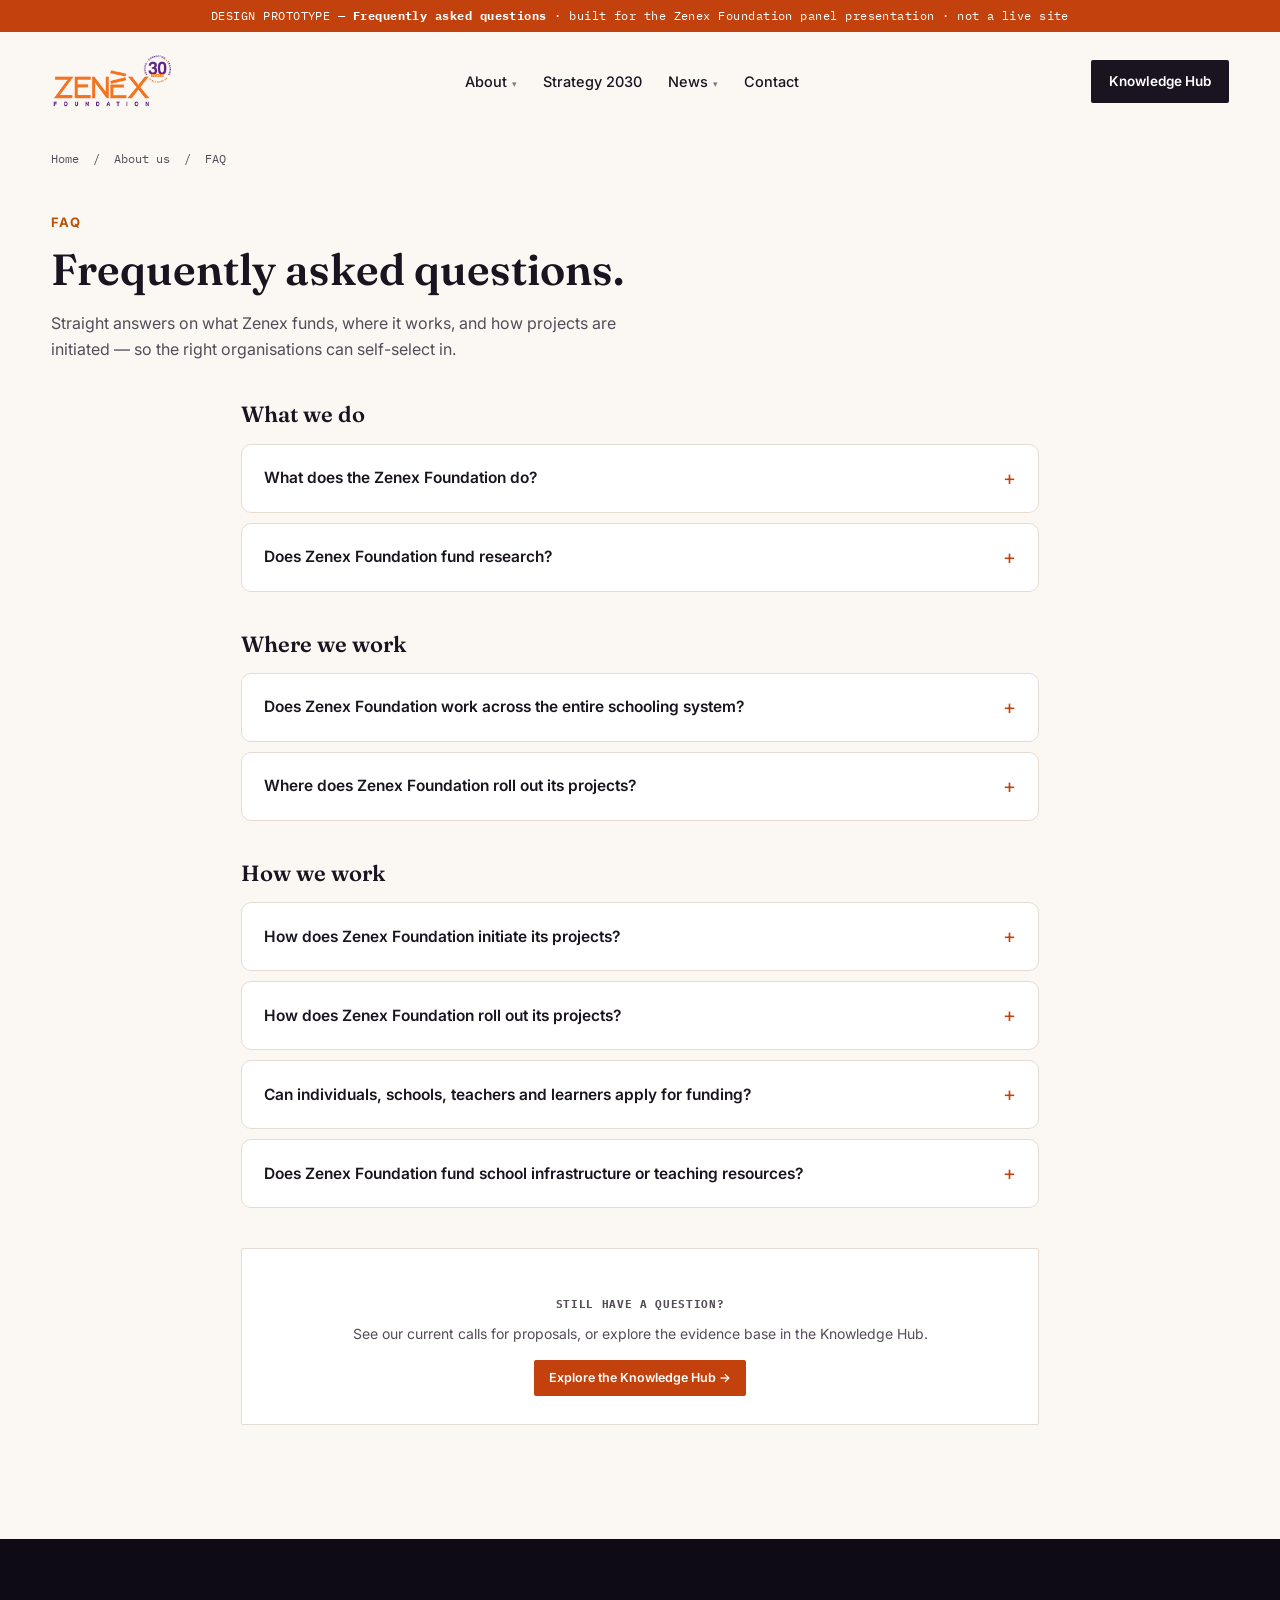
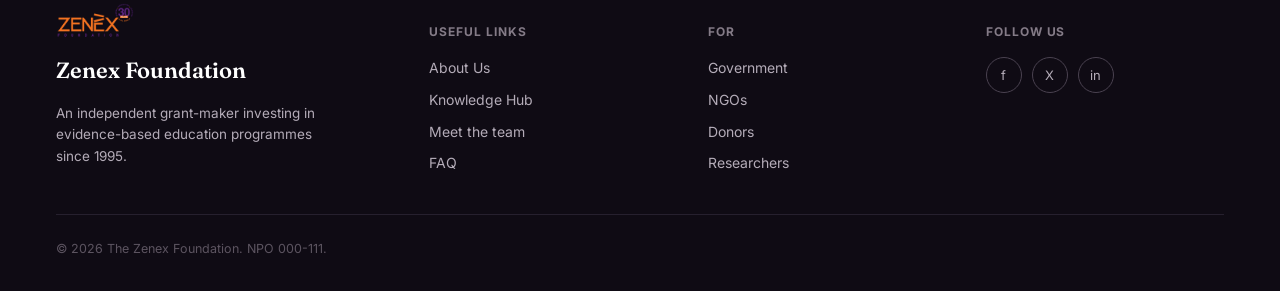
<file: faq.html>
<!DOCTYPE html>
<html lang="en">
<head>
<meta charset="UTF-8">
<meta name="viewport" content="width=device-width, initial-scale=1.0">
<title>FAQ — Zenex Foundation</title>
<link rel="preconnect" href="https://fonts.googleapis.com">
<link href="https://fonts.googleapis.com/css2?family=Fraunces:opsz,wght@9..144,400;9..144,500;9..144,600;9..144,700&family=Inter:wght@400;500;600;700;800&family=IBM+Plex+Mono:wght@400;500;600&display=swap" rel="stylesheet">
<link rel="stylesheet" href="styles.css">
</head>
<body>

<div class="proto-ribbon">DESIGN PROTOTYPE — <b>Frequently asked questions</b> · built for the Zenex Foundation panel presentation · not a live site</div>

<header class="site-header-v2">
  <div class="wrap">
    <a href="index.html" class="brand-v2">
      <img class="js-logo" alt="Zenex Foundation" style="height:56px; width:auto;">
    </a>
    <nav class="primary-nav-v2">
      <div class="nav-drop">
        <a href="about.html">About</a>
        <div class="nav-drop-menu">
          <a href="about.html">About us</a>
          <a href="team.html">Meet the team</a>
          <a href="trustees.html">Trustees</a>
          <a href="faq.html">FAQ</a>
        </div>
      </div>
      <a href="#">Strategy 2030</a>
      <div class="nav-drop">
        <a href="news.html">News</a>
        <div class="nav-drop-menu">
          <a href="news.html">News</a>
          <a href="events.html">Events</a>
        </div>
      </div>
      <a href="#">Contact</a>
    </nav>
    <a href="knowledge-hub.html" class="btn-updates">Knowledge Hub</a>
    <button class="nav-toggle" aria-label="Menu">☰</button>
  </div>
</header>

<div class="wrap crumb"><a href="index.html">Home</a> &nbsp;/&nbsp; <a href="about.html">About us</a> &nbsp;/&nbsp; FAQ</div>

<section class="page-hero">
  <div class="wrap">
    <p class="eyebrow">FAQ</p>
    <h1>Frequently asked questions.</h1>
    <p class="lede">Straight answers on what Zenex funds, where it works, and how projects are initiated — so the right organisations can self-select in.</p>
  </div>
</section>

<section style="padding-bottom:96px;">
  <div class="wrap" style="max-width:900px;">
    <div class="faq-group">
      <h3>What we do</h3>
<details class="faq-item"><summary>What does the Zenex Foundation do?</summary><div class="faq-a">We are an independent grant-maker established in 1995 to improve education outcomes in the public schooling system in South Africa. Our work revolves around advancing language and mathematics education through funding the implementation of programmes in schools, commissioning research and evaluations, and funding the development of learning and teaching resources.</div></details><details class="faq-item"><summary>Does Zenex Foundation fund research?</summary><div class="faq-a">We commission research to better understand and solve key educational problems in language and mathematics. We also commission independent evaluation of all our funded programmes to deepen our learning, inform future programme development and influence policy and practice in the sector.</div></details>
    </div>
    <div class="faq-group">
      <h3>Where we work</h3>
<details class="faq-item"><summary>Does Zenex Foundation work across the entire schooling system?</summary><div class="faq-a">Strategy 2030 supports education improvement efforts in primary schools. We undertake work to support Foundation Phase literacy and numeracy and Intermediate Phase language and mathematics. The rationale of our focus is that language and mathematics are the bedrock of all learning and the basis upon which all subjects are built.</div></details><details class="faq-item"><summary>Where does Zenex Foundation roll out its projects?</summary><div class="faq-a">We undertake projects primarily in four provinces: Gauteng, KwaZulu-Natal, Western Cape and Eastern Cape. These four provinces balance the urban-rural, socio-economic and language contexts. We may work nationally and in other provinces in partnership with the Department of Basic Education.</div></details>
    </div>
    <div class="faq-group">
      <h3>How we work</h3>
<details class="faq-item"><summary>How does Zenex Foundation initiate its projects?</summary><div class="faq-a">We are a proactive funder and conceptualise and co-design our projects in collaboration with educational experts and strategic partners. These projects are informed by internal and external research, as well as ongoing monitoring and evaluation. We generally approach experts and partners with initial project ideas rather than them approaching us.</div></details><details class="faq-item"><summary>How does Zenex Foundation roll out its projects?</summary><div class="faq-a">Delivery is always through implementing agencies and researchers, selected through open calls for proposals. We put out calls for proposals and terms of reference on an ad-hoc basis to which suitable and interested individuals and agencies, primarily from the non-profit sector, respond.</div></details><details class="faq-item"><summary>Can individuals, schools, teachers and learners apply for funding?</summary><div class="faq-a">We do not provide funding for proposals and requests received outside our calls for proposals. Through these calls, we fund multi-year projects, which means our funding is committed in advance and no funding is available for unsolicited requests. We also do not support individual schools, teachers, or learner bursaries.</div></details><details class="faq-item"><summary>Does Zenex Foundation fund school infrastructure or teaching resources?</summary><div class="faq-a">We do not fund any form of infrastructural development, such as building science or computer laboratories or classrooms. We also do not supply other resources to schools such as school uniforms, stationery or food items. We do not support staff costs.</div></details>
    </div>
    <div class="sidebar-card" style="text-align:center; padding:28px;">
      <h5 style="margin-bottom:10px;">Still have a question?</h5>
      <p style="font-size:14px; color:var(--muted); margin-bottom:16px;">See our current calls for proposals, or explore the evidence base in the Knowledge Hub.</p>
      <a href="knowledge-hub.html" class="btn btn-primary btn-sm">Explore the Knowledge Hub →</a>
    </div>
  </div>
</section>

<footer class="footer-v3">
  <div class="wrap">
    <div class="footer-v3-grid">
      <div>
        <img class="js-logo footer-logo" alt="Zenex Foundation">
        <span class="fname">Zenex Foundation</span>
        <p class="ftag">An independent grant-maker investing in evidence-based education programmes since 1995.</p>
      </div>
      <div>
        <h5>Useful links</h5>
        <div class="flinks">
          <a href="about.html">About Us</a>
          <a href="knowledge-hub.html">Knowledge Hub</a>
          <a href="team.html">Meet the team</a>
          <a href="faq.html">FAQ</a>
        </div>
      </div>
      <div>
        <h5>For</h5>
        <div class="flinks">
          <a href="search.html?a=gov">Government</a>
          <a href="search.html?a=ngo">NGOs</a>
          <a href="search.html?a=donor">Donors</a>
          <a href="search.html?a=research">Researchers</a>
        </div>
      </div>
      <div>
        <h5>Follow us</h5>
        <div class="footer-v3-social">
          <a href="#">f</a><a href="#">X</a><a href="#">in</a>
        </div>
      </div>
    </div>
    <div class="footer-v3-bottom">© 2026 The Zenex Foundation. NPO 000-111.</div>
  </div>
</footer>

<script src="assets.js"></script>
<script src="script.js"></script>
</body>
</html>
</file>
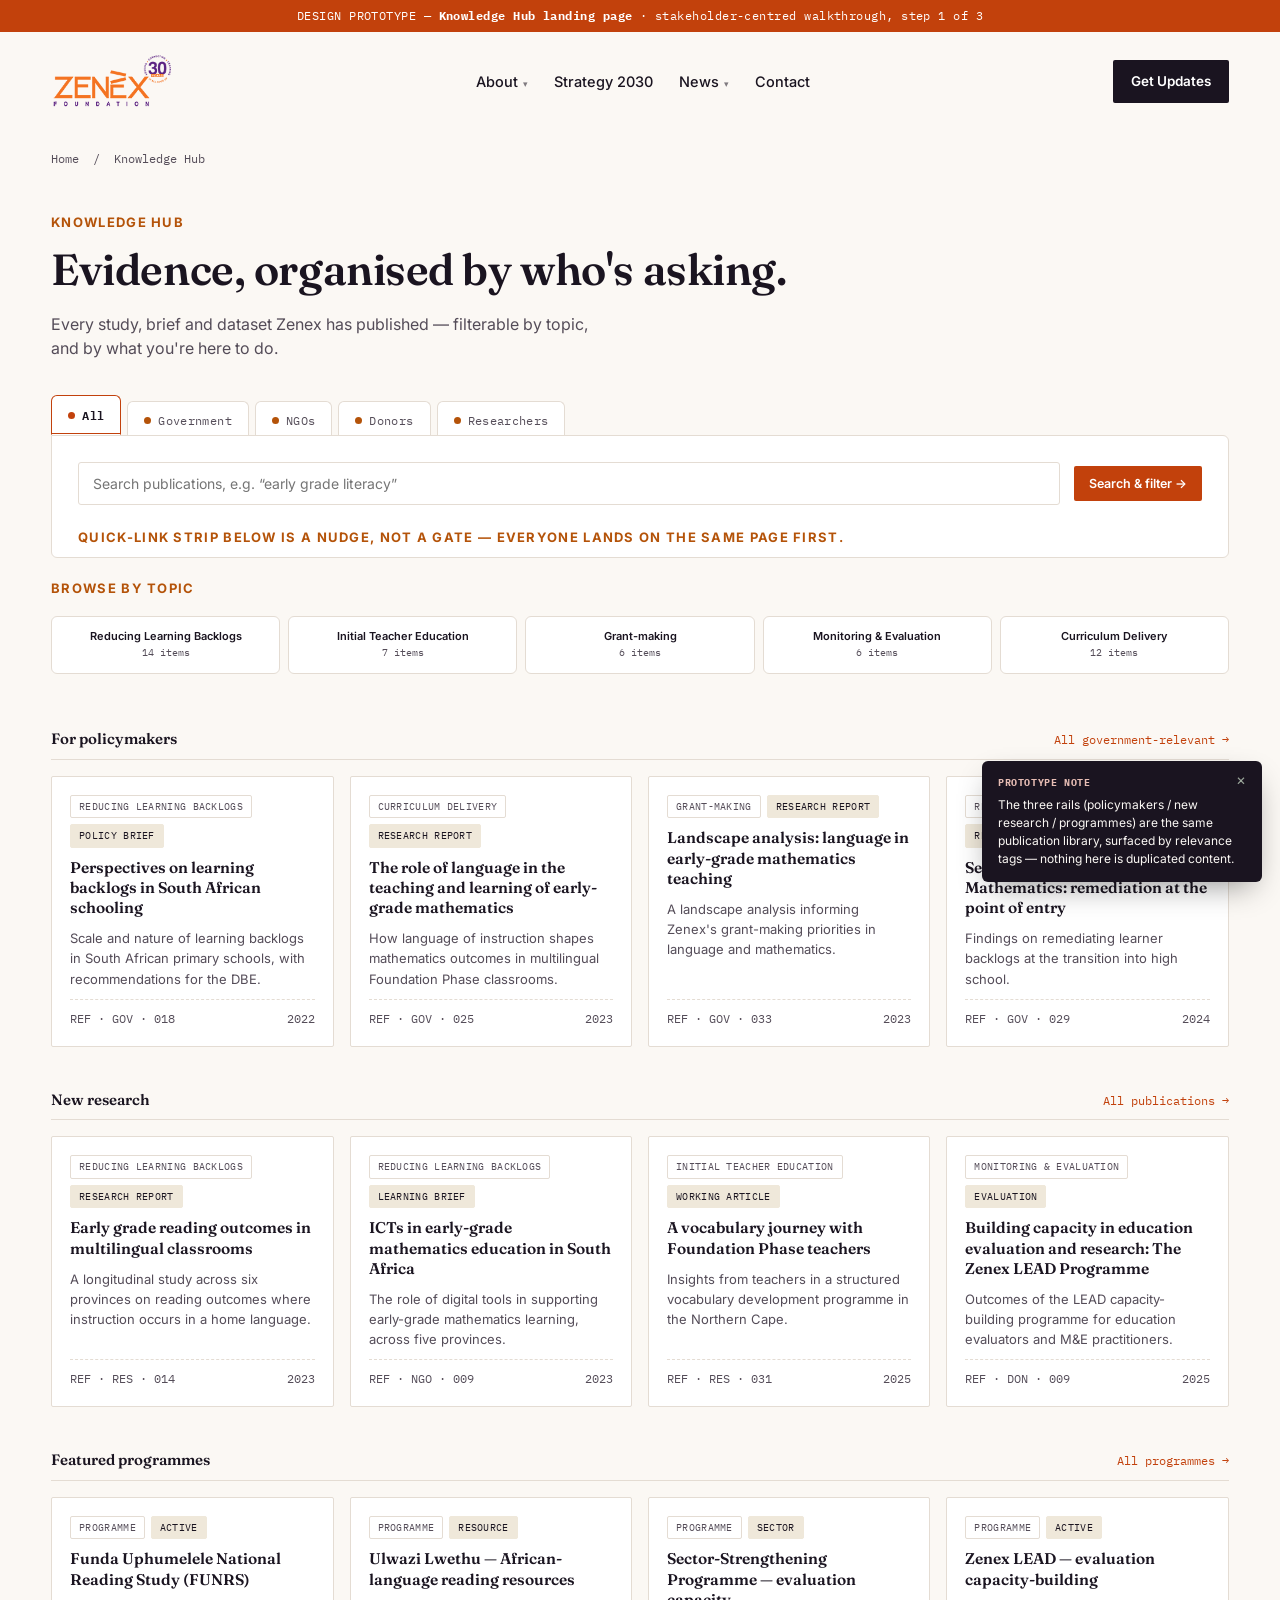
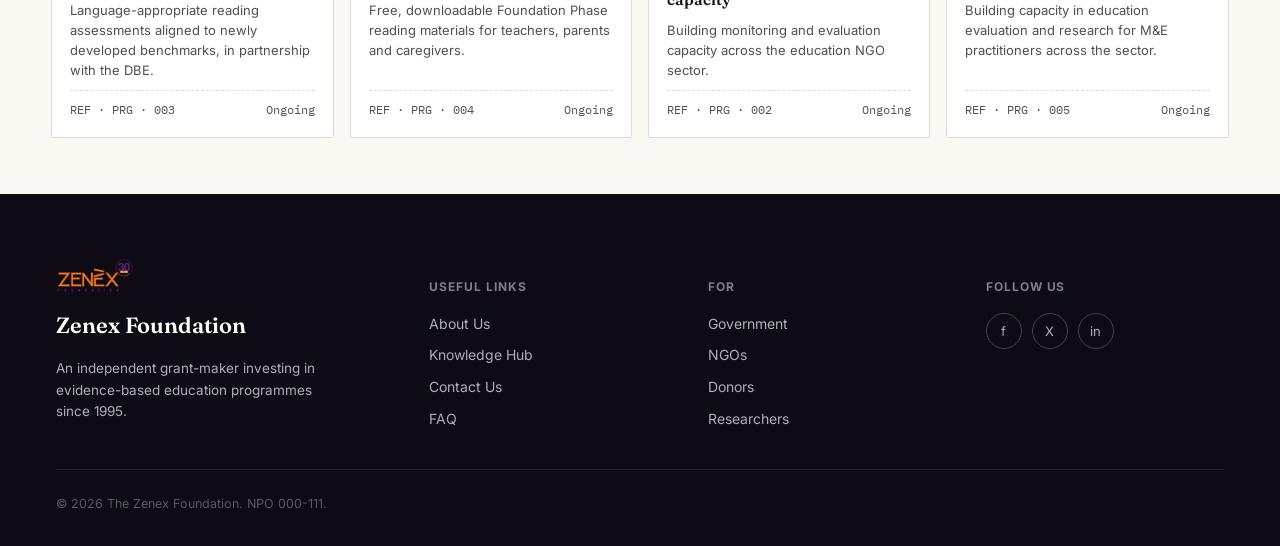
<file: knowledge-hub.html>
<!DOCTYPE html>
<html lang="en">
<head>
<meta charset="UTF-8">
<meta name="viewport" content="width=device-width, initial-scale=1.0">
<title>Knowledge Hub — Zenex Foundation</title>
<link rel="preconnect" href="https://fonts.googleapis.com">
<link href="https://fonts.googleapis.com/css2?family=Fraunces:opsz,wght@9..144,400;9..144,500;9..144,600;9..144,700&family=Inter:wght@400;500;600;700;800&family=IBM+Plex+Mono:wght@400;500;600&display=swap" rel="stylesheet">
<link rel="stylesheet" href="styles.css">
</head>
<body>

<div class="proto-ribbon">DESIGN PROTOTYPE — <b>Knowledge Hub landing page</b> · stakeholder-centred walkthrough, step 1 of 3</div>

<header class="site-header-v2">
  <div class="wrap">
    <a href="index.html" class="brand-v2">
      <img class="js-logo" alt="Zenex Foundation" style="height:56px; width:auto;">
    </a>
    <nav class="primary-nav-v2">
      <div class="nav-drop">
        <a href="about.html">About</a>
        <div class="nav-drop-menu">
          <a href="about.html">About us</a>
          <a href="team.html">Meet the team</a>
          <a href="trustees.html">Trustees</a>
          <a href="faq.html">FAQ</a>
        </div>
      </div>
      <a href="#">Strategy 2030</a>
      <div class="nav-drop">
        <a href="news.html">News</a>
        <div class="nav-drop-menu">
          <a href="news.html">News</a>
          <a href="events.html">Events</a>
        </div>
      </div>
      <a href="#">Contact</a>
    </nav>
    <a href="#" class="btn-updates">Get Updates</a>
    <button class="nav-toggle" aria-label="Menu">☰</button>
  </div>
</header>

<div class="wrap crumb"><a href="index.html">Home</a> &nbsp;/&nbsp; Knowledge Hub</div>


<section class="hero" style="padding:44px 0 0; border-bottom:none;">
  <div class="wrap">
    <p class="eyebrow" style="margin-bottom:14px;">Knowledge Hub</p>
    <h1 style="font-size:clamp(34px,3.4vw,48px); font-weight:600; line-height:1.1; margin-bottom:18px;">Evidence, organised by who's asking.</h1>
    <p class="lede" style="font-size:16px; max-width:560px;">Every study, brief and dataset Zenex has published — filterable by topic, and by what you're here to do.</p>
  </div>
</section>

<section class="wrap" style="padding-top:34px;">
  <div class="tab-drawer">
    <a class="index-tab active" data-aud="all" style="--tab-color:var(--action)" href="?a=all"><span class="dot" style="background:var(--action)"></span>All</a>
    <a class="index-tab" data-aud="gov" style="--tab-color:var(--gov)" href="?a=gov"><span class="dot" style="background:var(--gov)"></span>Government</a>
    <a class="index-tab" data-aud="ngo" style="--tab-color:var(--ngo)" href="?a=ngo"><span class="dot" style="background:var(--ngo)"></span>NGOs</a>
    <a class="index-tab" data-aud="donor" style="--tab-color:var(--donor)" href="?a=donor"><span class="dot" style="background:var(--donor)"></span>Donors</a>
    <a class="index-tab" data-aud="research" style="--tab-color:var(--research)" href="?a=research"><span class="dot" style="background:var(--research)"></span>Researchers</a>
  </div>
  <div class="tab-panel-frame" style="padding:26px 26px 8px;">
    <div style="display:flex; gap:14px; flex-wrap:wrap; align-items:center; margin-bottom:22px;">
      <input type="text" placeholder="Search publications, e.g. &ldquo;early grade literacy&rdquo;" style="flex:1; min-width:0; padding:12px 14px; border:1px solid var(--line); border-radius:3px; font-family:var(--sans); font-size:14px;">
      <a href="search.html" class="btn btn-primary btn-sm">Search &amp; filter →</a>
    </div>
    <p class="eyebrow" style="margin-bottom:2px;">Quick-link strip below is a nudge, not a gate — everyone lands on the same page first.</p>
  </div>
</section>

<section class="wrap" style="padding-top:20px;">
  <p class="eyebrow" style="margin-bottom:0;">Browse by topic</p>
  <div class="topic-tiles">
    <div class="topic-tile"><div class="n">Reducing Learning Backlogs</div><div class="c">14 items</div></div>
    <div class="topic-tile"><div class="n">Initial Teacher Education</div><div class="c">7 items</div></div>
    <div class="topic-tile"><div class="n">Grant-making</div><div class="c">6 items</div></div>
    <div class="topic-tile"><div class="n">Monitoring &amp; Evaluation</div><div class="c">6 items</div></div>
    <div class="topic-tile"><div class="n">Curriculum Delivery</div><div class="c">12 items</div></div>
  </div>
</section>

<section class="section" id="latest">
  <div class="wrap">
    <div class="rail-head"><h3>For policymakers</h3><a href="search.html?a=gov">All government-relevant →</a></div>
    <div class="grid-4" style="margin-bottom:44px;">
      <div class="pub-card">
        <div class="tag-row"><span class="tag">Reducing Learning Backlogs</span><span class="tag tag-fmt">Policy Brief</span></div>
        <h4>Perspectives on learning backlogs in South African schooling</h4>
        <p class="desc">Scale and nature of learning backlogs in South African primary schools, with recommendations for the DBE.</p>
        <div class="meta"><span>REF · GOV · 018</span><span>2022</span></div>
      </div>
      <div class="pub-card">
        <div class="tag-row"><span class="tag">Curriculum Delivery</span><span class="tag tag-fmt">Research Report</span></div>
        <h4>The role of language in the teaching and learning of early-grade mathematics</h4>
        <p class="desc">How language of instruction shapes mathematics outcomes in multilingual Foundation Phase classrooms.</p>
        <div class="meta"><span>REF · GOV · 025</span><span>2023</span></div>
      </div>
      <div class="pub-card">
        <div class="tag-row"><span class="tag">Grant-making</span><span class="tag tag-fmt">Research Report</span></div>
        <h4>Landscape analysis: language in early-grade mathematics teaching</h4>
        <p class="desc">A landscape analysis informing Zenex's grant-making priorities in language and mathematics.</p>
        <div class="meta"><span>REF · GOV · 033</span><span>2023</span></div>
      </div>
      <div class="pub-card">
        <div class="tag-row"><span class="tag">Reducing Learning Backlogs</span><span class="tag tag-fmt">Research Report</span></div>
        <h4>Senior Phase English &amp; Mathematics: remediation at the point of entry</h4>
        <p class="desc">Findings on remediating learner backlogs at the transition into high school.</p>
        <div class="meta"><span>REF · GOV · 029</span><span>2024</span></div>
      </div>
    </div>

    <div class="rail-head"><h3>New research</h3><a href="search.html">All publications →</a></div>
    <div class="grid-4" style="margin-bottom:44px;">
      <div class="pub-card">
        <div class="tag-row"><span class="tag">Reducing Learning Backlogs</span><span class="tag tag-fmt">Research Report</span></div>
        <h4>Early grade reading outcomes in multilingual classrooms</h4>
        <p class="desc">A longitudinal study across six provinces on reading outcomes where instruction occurs in a home language.</p>
        <div class="meta"><span>REF · RES · 014</span><span>2023</span></div>
      </div>
      <div class="pub-card">
        <div class="tag-row"><span class="tag">Reducing Learning Backlogs</span><span class="tag tag-fmt">Learning Brief</span></div>
        <h4>ICTs in early-grade mathematics education in South Africa</h4>
        <p class="desc">The role of digital tools in supporting early-grade mathematics learning, across five provinces.</p>
        <div class="meta"><span>REF · NGO · 009</span><span>2023</span></div>
      </div>
      <div class="pub-card">
        <div class="tag-row"><span class="tag">Initial Teacher Education</span><span class="tag tag-fmt">Working Article</span></div>
        <h4>A vocabulary journey with Foundation Phase teachers</h4>
        <p class="desc">Insights from teachers in a structured vocabulary development programme in the Northern Cape.</p>
        <div class="meta"><span>REF · RES · 031</span><span>2025</span></div>
      </div>
      <div class="pub-card">
        <div class="tag-row"><span class="tag">Monitoring &amp; Evaluation</span><span class="tag tag-fmt">Evaluation</span></div>
        <h4>Building capacity in education evaluation and research: The Zenex LEAD Programme</h4>
        <p class="desc">Outcomes of the LEAD capacity-building programme for education evaluators and M&amp;E practitioners.</p>
        <div class="meta"><span>REF · DON · 009</span><span>2025</span></div>
      </div>
    </div>

    <div class="rail-head"><h3>Featured programmes</h3><a href="#">All programmes →</a></div>
    <div class="grid-4">
      <div class="pub-card">
        <div class="tag-row"><span class="tag">Programme</span><span class="tag tag-fmt">Active</span></div>
        <h4>Funda Uphumelele National Reading Study (FUNRS)</h4>
        <p class="desc">Language-appropriate reading assessments aligned to newly developed benchmarks, in partnership with the DBE.</p>
        <div class="meta"><span>REF · PRG · 003</span><span>Ongoing</span></div>
      </div>
      <div class="pub-card">
        <div class="tag-row"><span class="tag">Programme</span><span class="tag tag-fmt">Resource</span></div>
        <h4>Ulwazi Lwethu — African-language reading resources</h4>
        <p class="desc">Free, downloadable Foundation Phase reading materials for teachers, parents and caregivers.</p>
        <div class="meta"><span>REF · PRG · 004</span><span>Ongoing</span></div>
      </div>
      <div class="pub-card">
        <div class="tag-row"><span class="tag">Programme</span><span class="tag tag-fmt">Sector</span></div>
        <h4>Sector-Strengthening Programme — evaluation capacity</h4>
        <p class="desc">Building monitoring and evaluation capacity across the education NGO sector.</p>
        <div class="meta"><span>REF · PRG · 002</span><span>Ongoing</span></div>
      </div>
      <div class="pub-card">
        <div class="tag-row"><span class="tag">Programme</span><span class="tag tag-fmt">Active</span></div>
        <h4>Zenex LEAD — evaluation capacity-building</h4>
        <p class="desc">Building capacity in education evaluation and research for M&amp;E practitioners across the sector.</p>
        <div class="meta"><span>REF · PRG · 005</span><span>Ongoing</span></div>
      </div>
    </div>
  </div>
</section>

<footer class="footer-v3">
  <div class="wrap">
    <div class="footer-v3-grid">
      <div>
        <img class="js-logo footer-logo" alt="Zenex Foundation">
        <span class="fname">Zenex Foundation</span>
        <p class="ftag">An independent grant-maker investing in evidence-based education programmes since 1995.</p>
      </div>
      <div>
        <h5>Useful links</h5>
        <div class="flinks">
          <a href="about.html">About Us</a>
          <a href="knowledge-hub.html">Knowledge Hub</a>
          <a href="#">Contact Us</a>
          <a href="faq.html">FAQ</a>
        </div>
      </div>
      <div>
        <h5>For</h5>
        <div class="flinks">
          <a href="search.html?a=gov">Government</a>
          <a href="search.html?a=ngo">NGOs</a>
          <a href="search.html?a=donor">Donors</a>
          <a href="search.html?a=research">Researchers</a>
        </div>
      </div>
      <div>
        <h5>Follow us</h5>
        <div class="footer-v3-social">
          <a href="#">f</a><a href="#">X</a><a href="#">in</a>
        </div>
      </div>
    </div>
    <div class="footer-v3-bottom">© 2026 The Zenex Foundation. NPO 000-111.</div>
  </div>
</footer>

<div class="demo-note">
  <button aria-label="Dismiss">×</button>
  <b>Prototype note</b>
  The three rails (policymakers / new research / programmes) are the same publication library, surfaced by relevance tags — nothing here is duplicated content.
</div>

<script src="assets.js"></script>
<script src="script.js"></script>
</body>
</html>
</file>
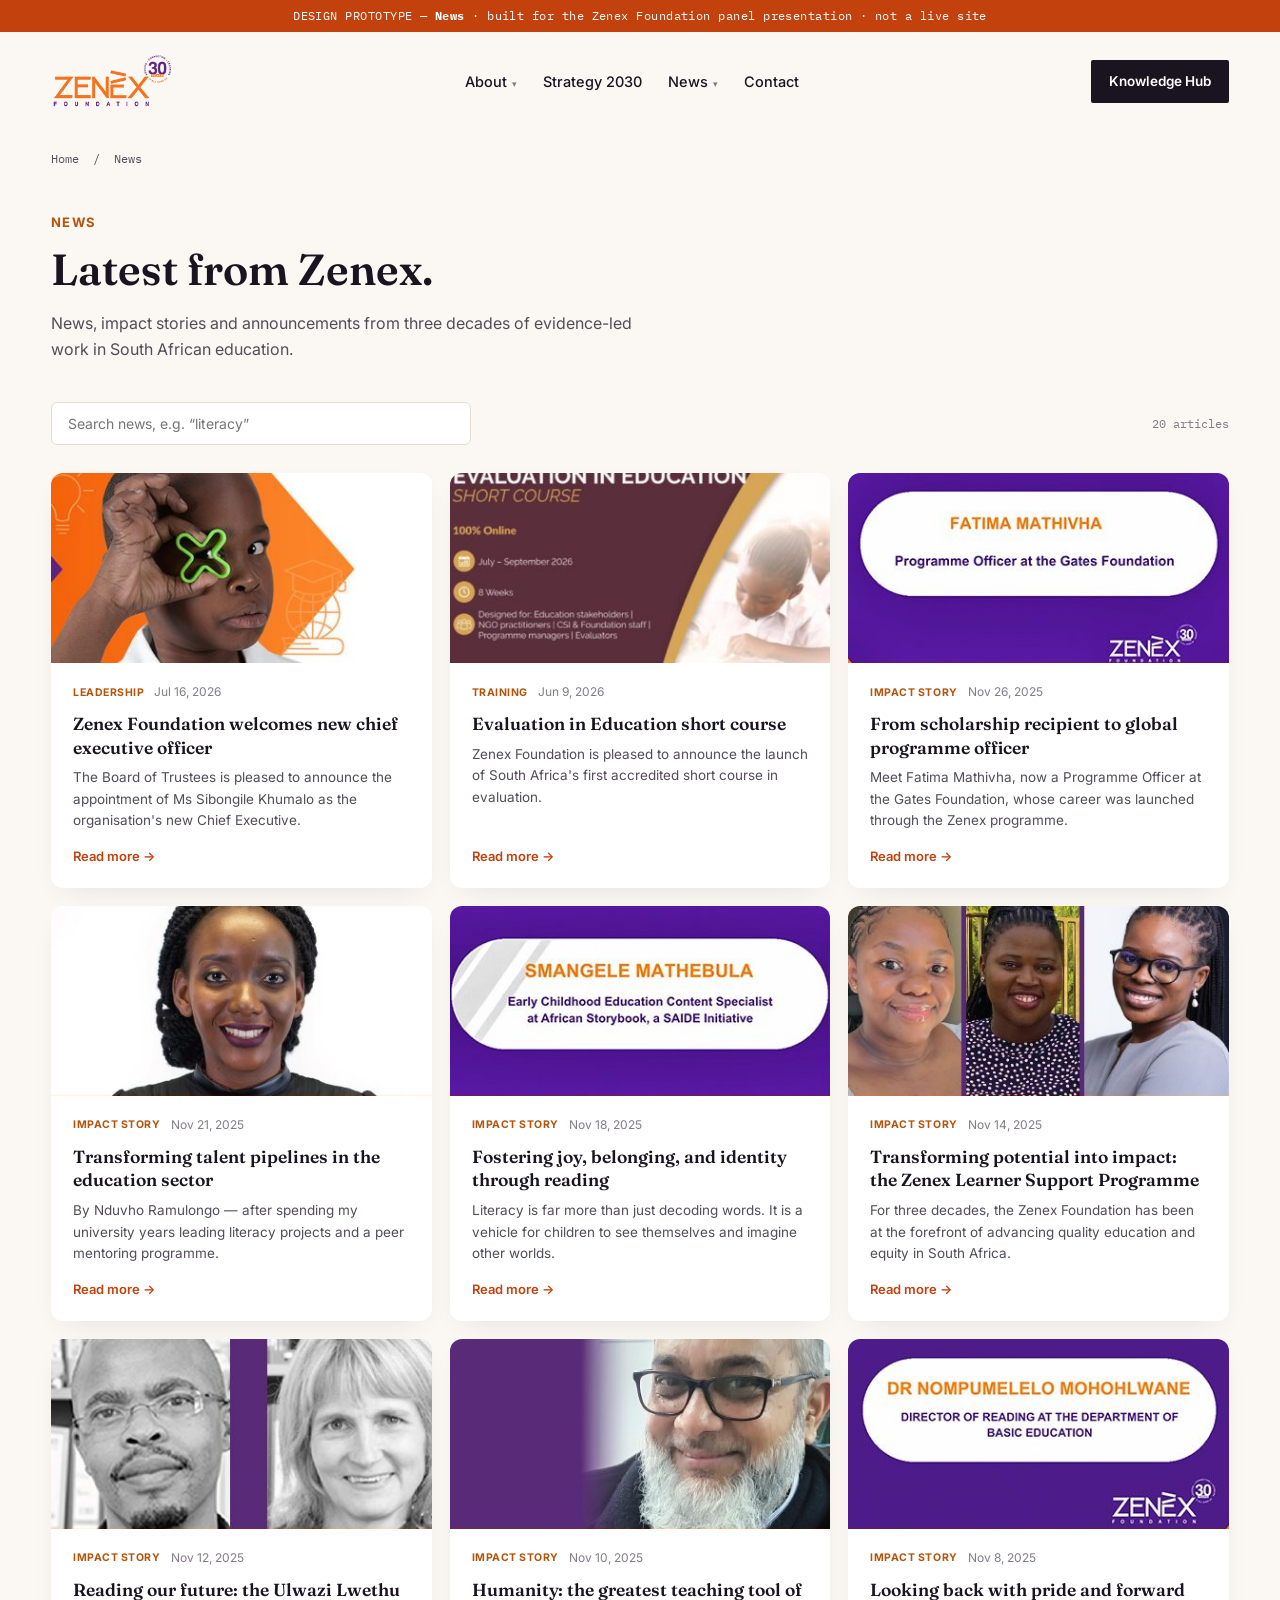
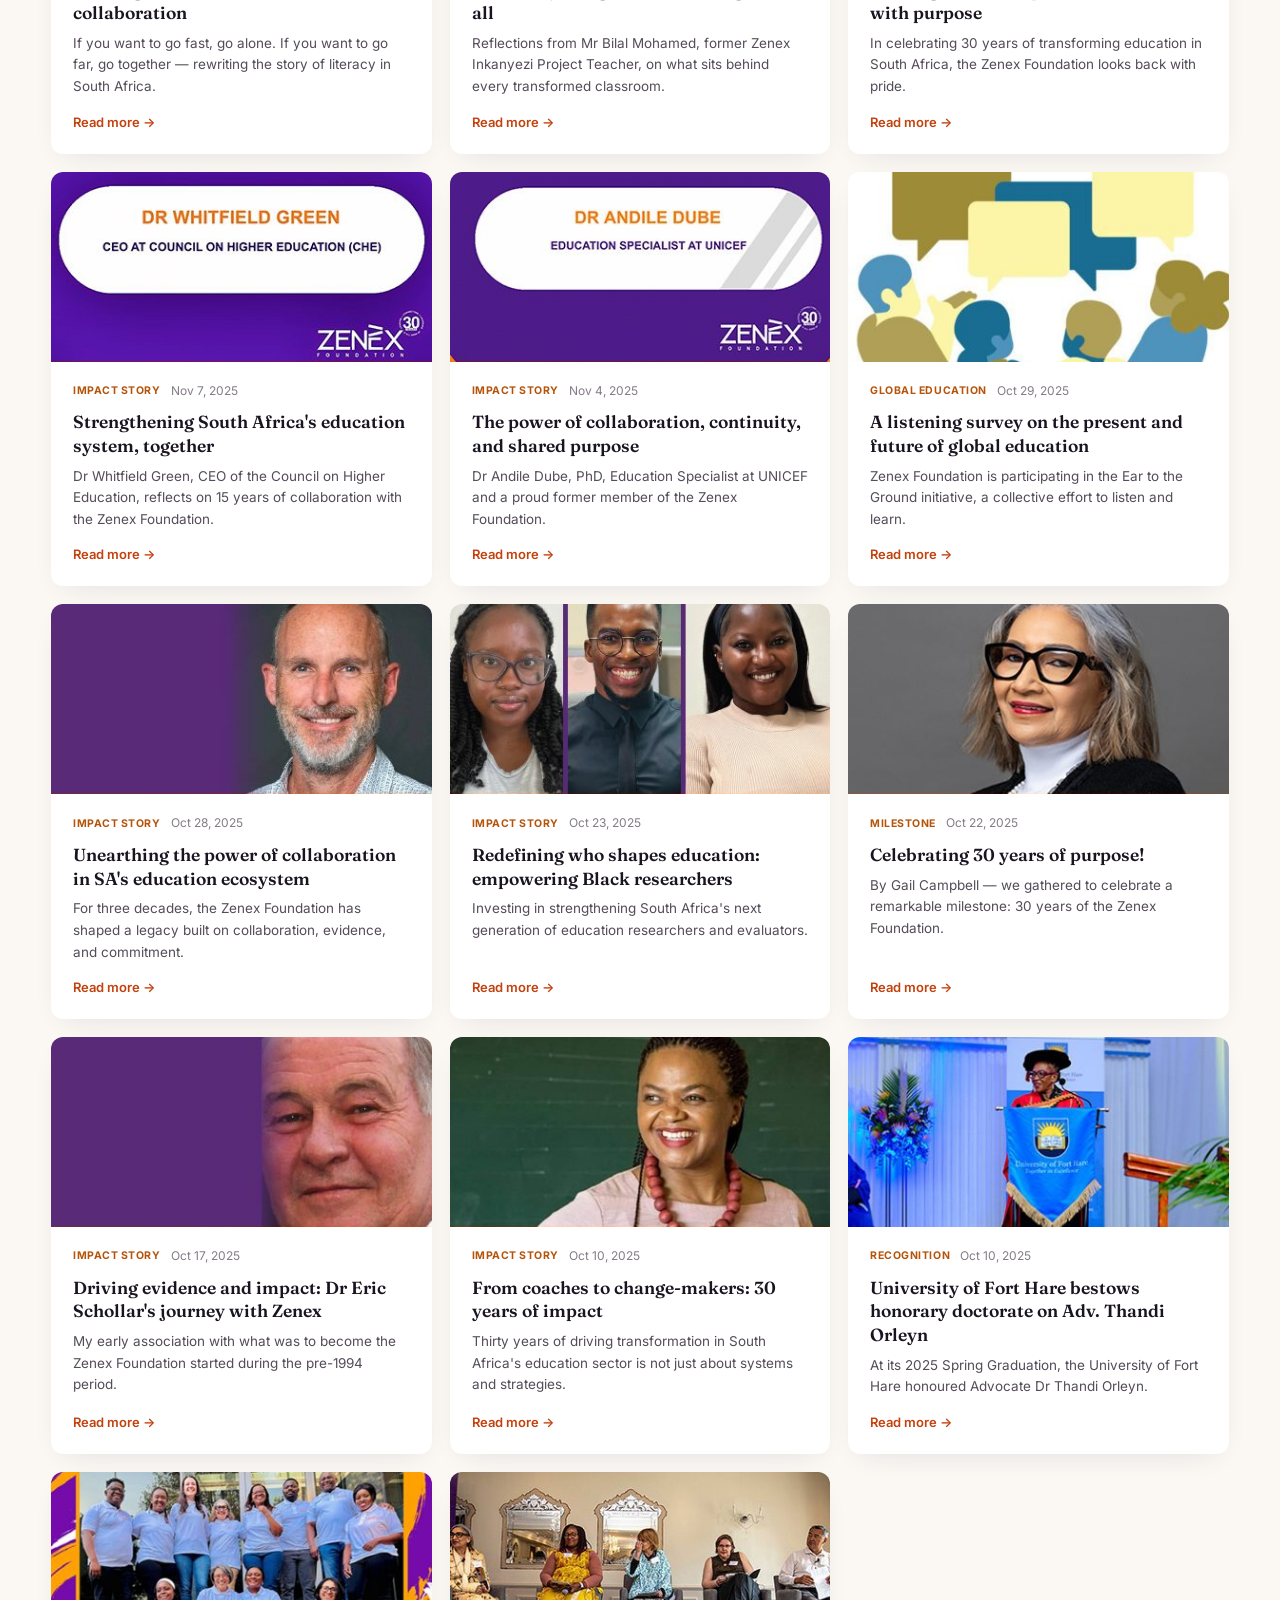
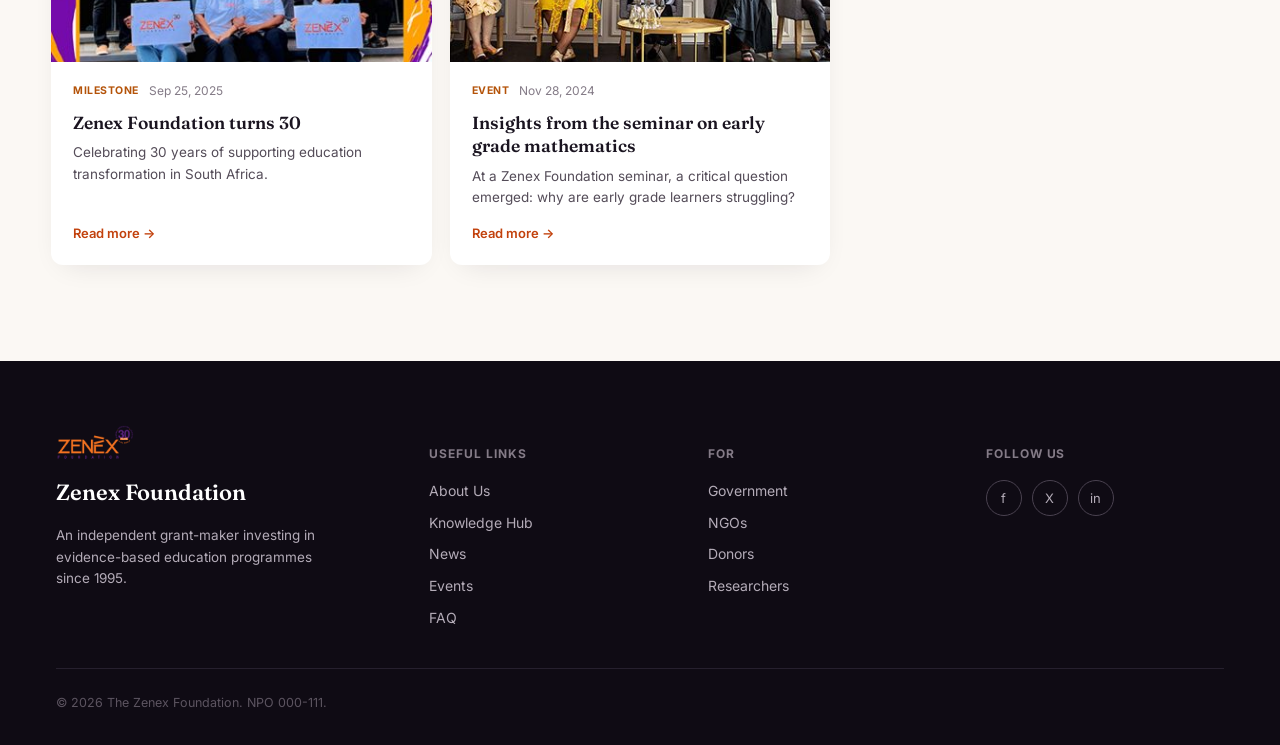
<file: news.html>
<!DOCTYPE html>
<html lang="en">
<head>
<meta charset="UTF-8">
<meta name="viewport" content="width=device-width, initial-scale=1.0">
<title>News — Zenex Foundation</title>
<link rel="preconnect" href="https://fonts.googleapis.com">
<link href="https://fonts.googleapis.com/css2?family=Fraunces:opsz,wght@9..144,400;9..144,500;9..144,600;9..144,700&family=Inter:wght@400;500;600;700;800&family=IBM+Plex+Mono:wght@400;500;600&display=swap" rel="stylesheet">
<link rel="stylesheet" href="styles.css">
</head>
<body>

<div class="proto-ribbon">DESIGN PROTOTYPE — <b>News</b> · built for the Zenex Foundation panel presentation · not a live site</div>

<header class="site-header-v2">
  <div class="wrap">
    <a href="index.html" class="brand-v2">
      <img class="js-logo" alt="Zenex Foundation" style="height:56px; width:auto;">
    </a>
    <nav class="primary-nav-v2">
      <div class="nav-drop">
        <a href="about.html">About</a>
        <div class="nav-drop-menu">
          <a href="about.html">About us</a>
          <a href="team.html">Meet the team</a>
          <a href="trustees.html">Trustees</a>
          <a href="faq.html">FAQ</a>
        </div>
      </div>
      <a href="#">Strategy 2030</a>
      <div class="nav-drop">
        <a href="news.html">News</a>
        <div class="nav-drop-menu">
          <a href="news.html">News</a>
          <a href="events.html">Events</a>
        </div>
      </div>
      <a href="#">Contact</a>
    </nav>
    <a href="knowledge-hub.html" class="btn-updates">Knowledge Hub</a>
    <button class="nav-toggle" aria-label="Menu">☰</button>
  </div>
</header>

<div class="wrap crumb"><a href="index.html">Home</a> &nbsp;/&nbsp; News</div>

<section class="page-hero">
  <div class="wrap">
    <p class="eyebrow">News</p>
    <h1>Latest from Zenex.</h1>
    <p class="lede">News, impact stories and announcements from three decades of evidence-led work in South African education.</p>
  </div>
</section>

<section style="padding-bottom:96px;">
  <div class="wrap">
    <div class="news-toolbar">
      <input type="text" class="news-search" id="news-search" placeholder="Search news, e.g. &ldquo;literacy&rdquo;">
      <span class="news-count" id="news-count">20 articles</span>
    </div>
    <div class="news-grid" id="news-grid">
      <a href="#" class="news-card"><img data-src="news_welcomes_ceo" alt=""><div class="body"><div class="meta-row"><span class="cat">Leadership</span><span class="date">Jul 16, 2026</span></div><h4>Zenex Foundation welcomes new chief executive officer</h4><p>The Board of Trustees is pleased to announce the appointment of Ms Sibongile Khumalo as the organisation's new Chief Executive.</p><span class="rm">Read more →</span></div></a>
      <a href="#" class="news-card"><img data-src="news_eval_course" alt=""><div class="body"><div class="meta-row"><span class="cat">Training</span><span class="date">Jun 9, 2026</span></div><h4>Evaluation in Education short course</h4><p>Zenex Foundation is pleased to announce the launch of South Africa's first accredited short course in evaluation.</p><span class="rm">Read more →</span></div></a>
      <a href="#" class="news-card"><img data-src="news_fatima" alt=""><div class="body"><div class="meta-row"><span class="cat">Impact Story</span><span class="date">Nov 26, 2025</span></div><h4>From scholarship recipient to global programme officer</h4><p>Meet Fatima Mathivha, now a Programme Officer at the Gates Foundation, whose career was launched through the Zenex programme.</p><span class="rm">Read more →</span></div></a>
      <a href="#" class="news-card"><img data-src="news_talent_pipelines" alt=""><div class="body"><div class="meta-row"><span class="cat">Impact Story</span><span class="date">Nov 21, 2025</span></div><h4>Transforming talent pipelines in the education sector</h4><p>By Nduvho Ramulongo — after spending my university years leading literacy projects and a peer mentoring programme.</p><span class="rm">Read more →</span></div></a>
      <a href="#" class="news-card"><img data-src="news_smangele" alt=""><div class="body"><div class="meta-row"><span class="cat">Impact Story</span><span class="date">Nov 18, 2025</span></div><h4>Fostering joy, belonging, and identity through reading</h4><p>Literacy is far more than just decoding words. It is a vehicle for children to see themselves and imagine other worlds.</p><span class="rm">Read more →</span></div></a>
      <a href="#" class="news-card"><img data-src="news_learner_support" alt=""><div class="body"><div class="meta-row"><span class="cat">Impact Story</span><span class="date">Nov 14, 2025</span></div><h4>Transforming potential into impact: the Zenex Learner Support Programme</h4><p>For three decades, the Zenex Foundation has been at the forefront of advancing quality education and equity in South Africa.</p><span class="rm">Read more →</span></div></a>
      <a href="#" class="news-card"><img data-src="news_ulwazi" alt=""><div class="body"><div class="meta-row"><span class="cat">Impact Story</span><span class="date">Nov 12, 2025</span></div><h4>Reading our future: the Ulwazi Lwethu collaboration</h4><p>If you want to go fast, go alone. If you want to go far, go together — rewriting the story of literacy in South Africa.</p><span class="rm">Read more →</span></div></a>
      <a href="#" class="news-card"><img data-src="news_humanity" alt=""><div class="body"><div class="meta-row"><span class="cat">Impact Story</span><span class="date">Nov 10, 2025</span></div><h4>Humanity: the greatest teaching tool of all</h4><p>Reflections from Mr Bilal Mohamed, former Zenex Inkanyezi Project Teacher, on what sits behind every transformed classroom.</p><span class="rm">Read more →</span></div></a>
      <a href="#" class="news-card"><img data-src="news_nompumelelo" alt=""><div class="body"><div class="meta-row"><span class="cat">Impact Story</span><span class="date">Nov 8, 2025</span></div><h4>Looking back with pride and forward with purpose</h4><p>In celebrating 30 years of transforming education in South Africa, the Zenex Foundation looks back with pride.</p><span class="rm">Read more →</span></div></a>
      <a href="#" class="news-card"><img data-src="news_whitfield" alt=""><div class="body"><div class="meta-row"><span class="cat">Impact Story</span><span class="date">Nov 7, 2025</span></div><h4>Strengthening South Africa's education system, together</h4><p>Dr Whitfield Green, CEO of the Council on Higher Education, reflects on 15 years of collaboration with the Zenex Foundation.</p><span class="rm">Read more →</span></div></a>
      <a href="#" class="news-card"><img data-src="news_andile" alt=""><div class="body"><div class="meta-row"><span class="cat">Impact Story</span><span class="date">Nov 4, 2025</span></div><h4>The power of collaboration, continuity, and shared purpose</h4><p>Dr Andile Dube, PhD, Education Specialist at UNICEF and a proud former member of the Zenex Foundation.</p><span class="rm">Read more →</span></div></a>
      <a href="#" class="news-card"><img data-src="news_listening" alt=""><div class="body"><div class="meta-row"><span class="cat">Global Education</span><span class="date">Oct 29, 2025</span></div><h4>A listening survey on the present and future of global education</h4><p>Zenex Foundation is participating in the Ear to the Ground initiative, a collective effort to listen and learn.</p><span class="rm">Read more →</span></div></a>
      <a href="#" class="news-card"><img data-src="news_collab_photo" alt=""><div class="body"><div class="meta-row"><span class="cat">Impact Story</span><span class="date">Oct 28, 2025</span></div><h4>Unearthing the power of collaboration in SA's education ecosystem</h4><p>For three decades, the Zenex Foundation has shaped a legacy built on collaboration, evidence, and commitment.</p><span class="rm">Read more →</span></div></a>
      <a href="#" class="news-card"><img data-src="news_black_researchers" alt=""><div class="body"><div class="meta-row"><span class="cat">Impact Story</span><span class="date">Oct 23, 2025</span></div><h4>Redefining who shapes education: empowering Black researchers</h4><p>Investing in strengthening South Africa's next generation of education researchers and evaluators.</p><span class="rm">Read more →</span></div></a>
      <a href="#" class="news-card"><img data-src="news_celebrating30" alt=""><div class="body"><div class="meta-row"><span class="cat">Milestone</span><span class="date">Oct 22, 2025</span></div><h4>Celebrating 30 years of purpose!</h4><p>By Gail Campbell — we gathered to celebrate a remarkable milestone: 30 years of the Zenex Foundation.</p><span class="rm">Read more →</span></div></a>
      <a href="#" class="news-card"><img data-src="news_schollar" alt=""><div class="body"><div class="meta-row"><span class="cat">Impact Story</span><span class="date">Oct 17, 2025</span></div><h4>Driving evidence and impact: Dr Eric Schollar's journey with Zenex</h4><p>My early association with what was to become the Zenex Foundation started during the pre-1994 period.</p><span class="rm">Read more →</span></div></a>
      <a href="#" class="news-card"><img data-src="news_coaches" alt=""><div class="body"><div class="meta-row"><span class="cat">Impact Story</span><span class="date">Oct 10, 2025</span></div><h4>From coaches to change-makers: 30 years of impact</h4><p>Thirty years of driving transformation in South Africa's education sector is not just about systems and strategies.</p><span class="rm">Read more →</span></div></a>
      <a href="#" class="news-card"><img data-src="news_fort_hare" alt=""><div class="body"><div class="meta-row"><span class="cat">Recognition</span><span class="date">Oct 10, 2025</span></div><h4>University of Fort Hare bestows honorary doctorate on Adv. Thandi Orleyn</h4><p>At its 2025 Spring Graduation, the University of Fort Hare honoured Advocate Dr Thandi Orleyn.</p><span class="rm">Read more →</span></div></a>
      <a href="#" class="news-card"><img data-src="news_turns30" alt=""><div class="body"><div class="meta-row"><span class="cat">Milestone</span><span class="date">Sep 25, 2025</span></div><h4>Zenex Foundation turns 30</h4><p>Celebrating 30 years of supporting education transformation in South Africa.</p><span class="rm">Read more →</span></div></a>
      <a href="#" class="news-card"><img data-src="news_seminar" alt=""><div class="body"><div class="meta-row"><span class="cat">Event</span><span class="date">Nov 28, 2024</span></div><h4>Insights from the seminar on early grade mathematics</h4><p>At a Zenex Foundation seminar, a critical question emerged: why are early grade learners struggling?</p><span class="rm">Read more →</span></div></a>
    </div>
    <div class="news-empty" id="news-empty">No articles match your search. Try a different term.</div>
  </div>
</section>

<footer class="footer-v3">
  <div class="wrap">
    <div class="footer-v3-grid">
      <div>
        <img class="js-logo footer-logo" alt="Zenex Foundation">
        <span class="fname">Zenex Foundation</span>
        <p class="ftag">An independent grant-maker investing in evidence-based education programmes since 1995.</p>
      </div>
      <div>
        <h5>Useful links</h5>
        <div class="flinks">
          <a href="about.html">About Us</a>
          <a href="knowledge-hub.html">Knowledge Hub</a>
          <a href="news.html">News</a>
          <a href="events.html">Events</a>
          <a href="faq.html">FAQ</a>
        </div>
      </div>
      <div>
        <h5>For</h5>
        <div class="flinks">
          <a href="search.html?a=gov">Government</a>
          <a href="search.html?a=ngo">NGOs</a>
          <a href="search.html?a=donor">Donors</a>
          <a href="search.html?a=research">Researchers</a>
        </div>
      </div>
      <div>
        <h5>Follow us</h5>
        <div class="footer-v3-social">
          <a href="#">f</a><a href="#">X</a><a href="#">in</a>
        </div>
      </div>
    </div>
    <div class="footer-v3-bottom">© 2026 The Zenex Foundation. NPO 000-111.</div>
  </div>
</footer>

<script src="assets.js"></script>
<script src="script.js"></script>
</body>
</html>
</file>
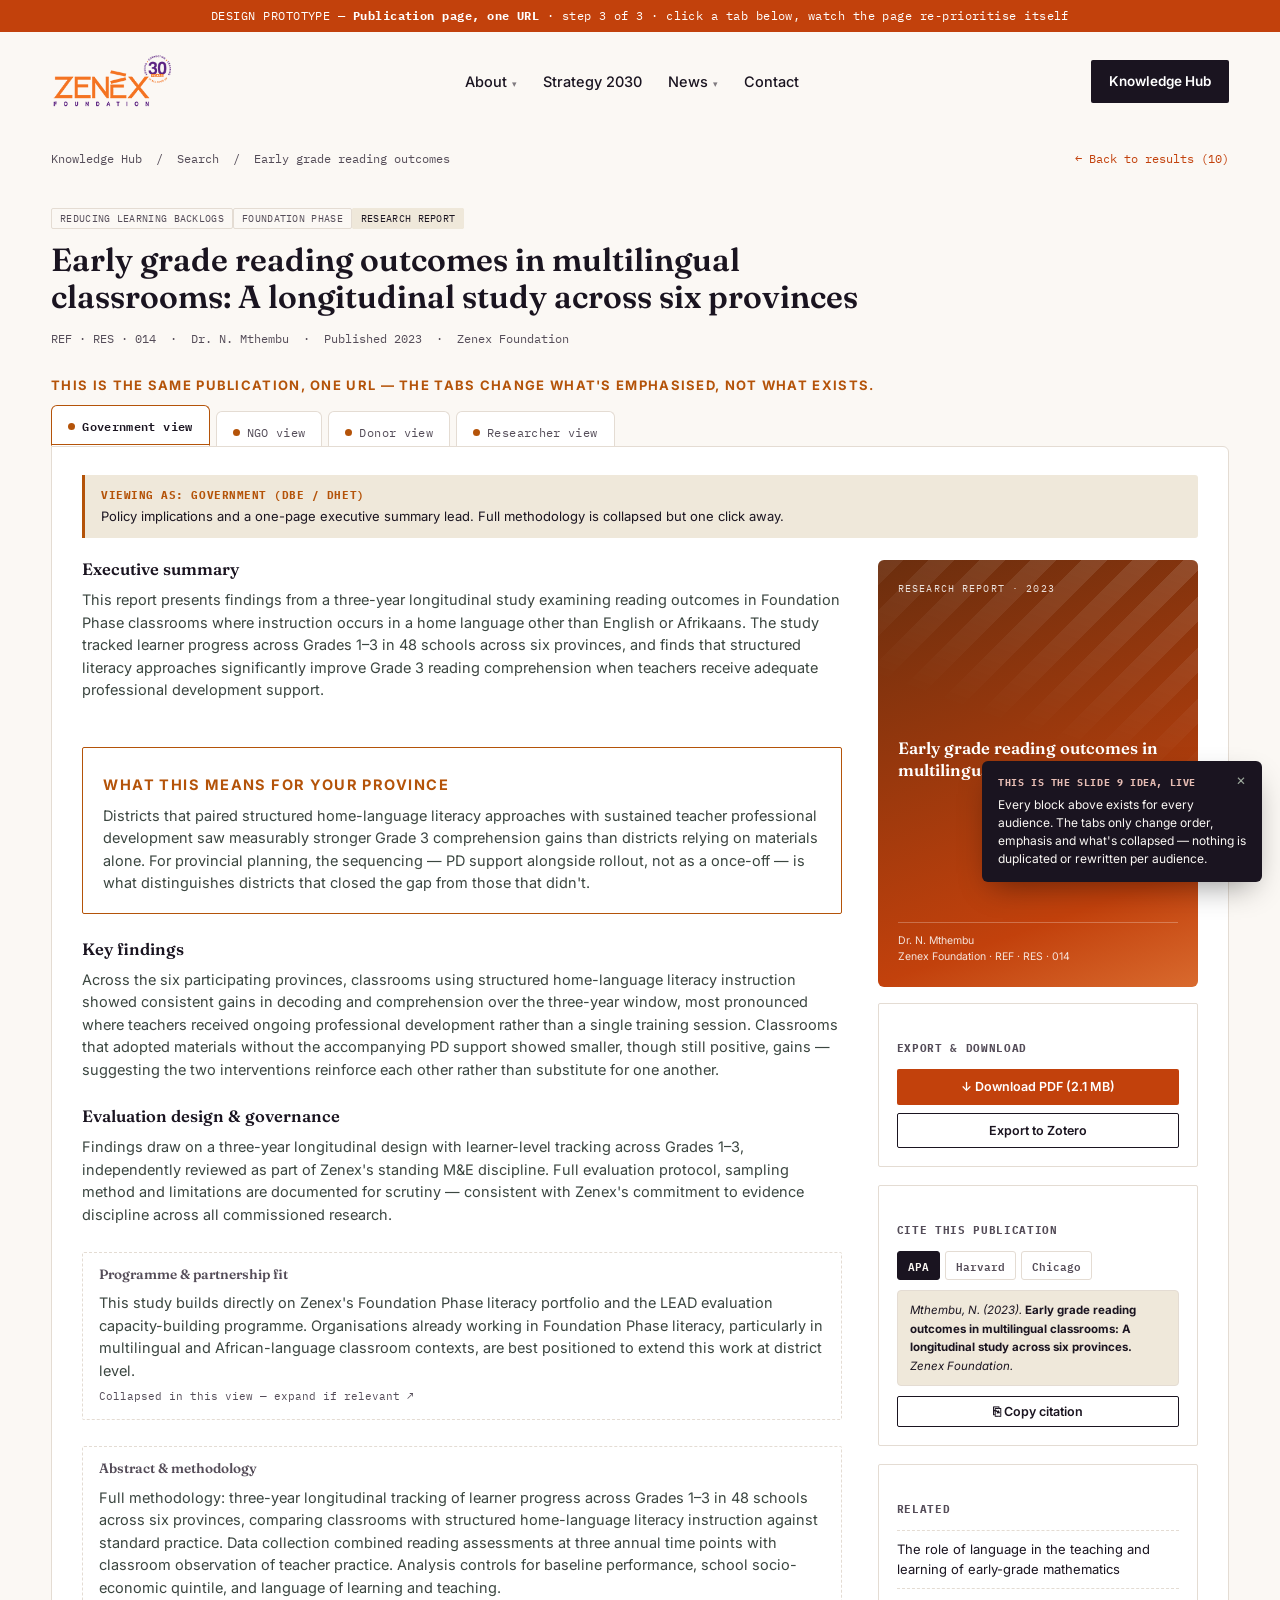
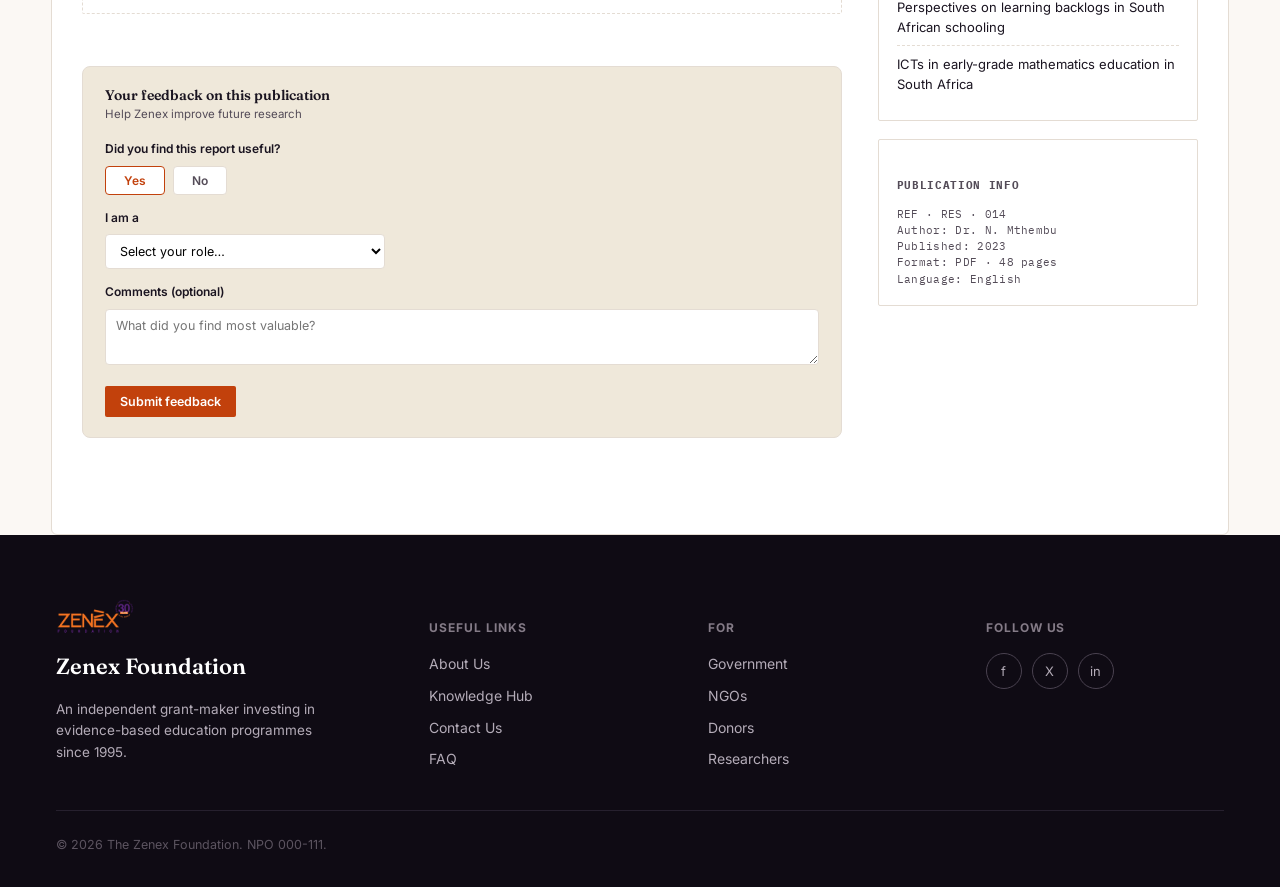
<file: publication.html>
<!DOCTYPE html>
<html lang="en">
<head>
<meta charset="UTF-8">
<meta name="viewport" content="width=device-width, initial-scale=1.0">
<title>Early Grade Reading Outcomes in Multilingual Classrooms — Zenex Foundation</title>
<link rel="preconnect" href="https://fonts.googleapis.com">
<link href="https://fonts.googleapis.com/css2?family=Fraunces:opsz,wght@9..144,400;9..144,500;9..144,600;9..144,700&family=Inter:wght@400;500;600;700;800&family=IBM+Plex+Mono:wght@400;500;600&display=swap" rel="stylesheet">
<link rel="stylesheet" href="styles.css">
</head>
<body>

<div class="proto-ribbon">DESIGN PROTOTYPE — <b>Publication page, one URL</b> · step 3 of 3 · click a tab below, watch the page re-prioritise itself</div>

<header class="site-header-v2">
  <div class="wrap">
    <a href="index.html" class="brand-v2">
      <img class="js-logo" alt="Zenex Foundation" style="height:56px; width:auto;">
    </a>
    <nav class="primary-nav-v2">
      <div class="nav-drop">
        <a href="about.html">About</a>
        <div class="nav-drop-menu">
          <a href="about.html">About us</a>
          <a href="team.html">Meet the team</a>
          <a href="trustees.html">Trustees</a>
          <a href="faq.html">FAQ</a>
        </div>
      </div>
      <a href="#">Strategy 2030</a>
      <div class="nav-drop">
        <a href="news.html">News</a>
        <div class="nav-drop-menu">
          <a href="news.html">News</a>
          <a href="events.html">Events</a>
        </div>
      </div>
      <a href="#">Contact</a>
    </nav>
    <a href="knowledge-hub.html" class="btn-updates">Knowledge Hub</a>
    <button class="nav-toggle" aria-label="Menu">☰</button>
  </div>
</header>

<div class="wrap" style="display:flex; justify-content:space-between; align-items:center; flex-wrap:wrap; gap:6px;">
  <div class="crumb" style="padding-top:18px;"><a href="knowledge-hub.html">Knowledge Hub</a> &nbsp;/&nbsp; <a href="search.html">Search</a> &nbsp;/&nbsp; Early grade reading outcomes</div>
  <a href="search.html" style="font-family:var(--mono); font-size:11.5px; color:var(--action); text-decoration:none; padding-top:18px;">← Back to results (10)</a>
</div>

<section class="pub-header">
  <div class="wrap">
    <div class="tag-row" style="margin-bottom:14px;"><span class="tag">Reducing Learning Backlogs</span><span class="tag">Foundation Phase</span><span class="tag tag-fmt">Research Report</span></div>
    <h1>Early grade reading outcomes in multilingual classrooms: A longitudinal study across six provinces</h1>
    <p class="byline">REF · RES · 014&nbsp;&nbsp;·&nbsp;&nbsp;Dr. N. Mthembu&nbsp;&nbsp;·&nbsp;&nbsp;Published 2023&nbsp;&nbsp;·&nbsp;&nbsp;Zenex Foundation</p>
  </div>
</section>

<div class="wrap" style="padding-top:26px;">
  <p class="eyebrow" style="margin-bottom:10px;">This is the same publication, one URL — the tabs change what's emphasised, not what exists.</p>
  <div class="tab-drawer">
    <button class="index-tab active" data-mode-tab="gov" style="--tab-color:var(--gov)"><span class="dot" style="background:var(--gov)"></span>Government view</button>
    <button class="index-tab" data-mode-tab="ngo" style="--tab-color:var(--ngo)"><span class="dot" style="background:var(--ngo)"></span>NGO view</button>
    <button class="index-tab" data-mode-tab="donor" style="--tab-color:var(--donor)"><span class="dot" style="background:var(--donor)"></span>Donor view</button>
    <button class="index-tab" data-mode-tab="research" style="--tab-color:var(--research)"><span class="dot" style="background:var(--research)"></span>Researcher view</button>
  </div>
</div>

<div class="wrap">
  <div class="tab-panel-frame" style="padding:28px 30px 6px; margin-bottom:0;">
    <div class="mode-note">
      <div>
        <b id="mode-note-label">Viewing as: Government</b>
        <span id="mode-note-text">Policy implications and a one-page executive summary lead.</span>
      </div>
    </div>

    <div class="pub-layout" style="padding-top:0;">
      <div style="display:flex; flex-direction:column;">

        <div class="content-block" data-order='{"gov":1,"ngo":2,"donor":3,"research":4}'>
          <h3>Executive summary</h3>
          <p>This report presents findings from a three-year longitudinal study examining reading outcomes in Foundation Phase classrooms where instruction occurs in a home language other than English or Afrikaans. The study tracked learner progress across Grades 1–3 in 48 schools across six provinces, and finds that structured literacy approaches significantly improve Grade 3 reading comprehension when teachers receive adequate professional development support.</p>
        </div>

        <div class="content-block callout" data-order='{"gov":2,"ngo":5,"donor":6,"research":6}' data-relevance="hide-research">
          <p class="eyebrow">What this means for your province</p>
          <p>Districts that paired structured home-language literacy approaches with sustained teacher professional development saw measurably stronger Grade 3 comprehension gains than districts relying on materials alone. For provincial planning, the sequencing — PD support alongside rollout, not as a once-off — is what distinguishes districts that closed the gap from those that didn't.</p>
        </div>

        <div class="content-block" data-order='{"gov":3,"ngo":6,"donor":5,"research":2}'>
          <h3>Key findings</h3>
          <p>Across the six participating provinces, classrooms using structured home-language literacy instruction showed consistent gains in decoding and comprehension over the three-year window, most pronounced where teachers received ongoing professional development rather than a single training session. Classrooms that adopted materials without the accompanying PD support showed smaller, though still positive, gains — suggesting the two interventions reinforce each other rather than substitute for one another.</p>
        </div>

        <div class="content-block" data-order='{"gov":5,"ngo":1,"donor":2,"research":5}' data-relevance="collapse-gov collapse-research">
          <h3>Programme &amp; partnership fit</h3>
          <p>This study builds directly on Zenex's Foundation Phase literacy portfolio and the LEAD evaluation capacity-building programme. Organisations already working in Foundation Phase literacy, particularly in multilingual and African-language classroom contexts, are best positioned to extend this work at district level.</p>
          <p class="hint" style="margin-top:6px;">Collapsed in this view — expand if relevant ↗</p>
        </div>

        <div class="content-block" data-order='{"gov":4,"ngo":3,"donor":1,"research":3}'>
          <h3>Evaluation design &amp; governance</h3>
          <p>Findings draw on a three-year longitudinal design with learner-level tracking across Grades 1–3, independently reviewed as part of Zenex's standing M&amp;E discipline. Full evaluation protocol, sampling method and limitations are documented for scrutiny — consistent with Zenex's commitment to evidence discipline across all commissioned research.</p>
        </div>

        <div class="content-block" data-order='{"gov":6,"ngo":4,"donor":4,"research":1}' data-relevance="collapse-gov">
          <h3>Abstract &amp; methodology</h3>
          <p>Full methodology: three-year longitudinal tracking of learner progress across Grades 1–3 in 48 schools across six provinces, comparing classrooms with structured home-language literacy instruction against standard practice. Data collection combined reading assessments at three annual time points with classroom observation of teacher practice. Analysis controls for baseline performance, school socio-economic quintile, and language of learning and teaching.</p>
        </div>

        <div class="feedback-block">
          <h4>Your feedback on this publication</h4>
          <p class="sub">Help Zenex improve future research</p>
          <div class="fb-row">
            <div class="fb-row-label">Did you find this report useful?</div>
            <div class="fb-yn">
              <button type="button" class="sel" id="fb-yes">Yes</button>
              <button type="button" id="fb-no">No</button>
            </div>
          </div>
          <div class="fb-row">
            <div class="fb-row-label">I am a</div>
            <select class="fb-select">
              <option>Select your role…</option>
              <option>Government / DBE official</option>
              <option>Education NGO staff</option>
              <option>Donor / funder</option>
              <option>Researcher / academic</option>
            </select>
          </div>
          <div class="fb-row">
            <div class="fb-row-label">Comments (optional)</div>
            <textarea class="fb-textarea" placeholder="What did you find most valuable?"></textarea>
          </div>
          <button class="btn btn-primary btn-sm">Submit feedback</button>
        </div>

      </div>

      <aside>
        <div class="cover-image">
          <div class="cov-type">Research Report · 2023</div>
          <div class="cov-title">Early grade reading outcomes in multilingual classrooms</div>
          <div class="cov-foot">Dr. N. Mthembu<br>Zenex Foundation · REF · RES · 014</div>
        </div>
        <div class="sidebar-card">
          <h5>Export &amp; download</h5>
          <a href="#" class="btn btn-primary btn-sm" style="width:100%; justify-content:center; margin-bottom:8px;">↓ Download PDF (2.1 MB)</a>
          <a href="#" class="btn btn-ghost btn-sm" style="width:100%; justify-content:center;">Export to Zotero</a>
        </div>
        <div class="sidebar-card">
          <h5>Cite this publication</h5>
          <div class="cite-formats">
            <button class="cite-fmt-btn active" data-fmt="apa">APA</button>
            <button class="cite-fmt-btn" data-fmt="harvard">Harvard</button>
            <button class="cite-fmt-btn" data-fmt="chicago">Chicago</button>
          </div>
          <div class="cite-text" id="cite-text">Mthembu, N. (2023). <strong style="font-style:normal;">Early grade reading outcomes in multilingual classrooms: A longitudinal study across six provinces.</strong> Zenex Foundation.</div>
          <button class="btn btn-ghost btn-sm" id="copy-cite-btn" style="width:100%; justify-content:center;">⎘ Copy citation</button>
        </div>
        <div class="sidebar-card">
          <h5>Related</h5>
          <a class="related-item" href="#">The role of language in the teaching and learning of early-grade mathematics</a>
          <a class="related-item" href="#">Perspectives on learning backlogs in South African schooling</a>
          <a class="related-item" href="#">ICTs in early-grade mathematics education in South Africa</a>
        </div>
        <div class="sidebar-card">
          <h5>Publication info</h5>
          <p class="ref-code">REF · RES · 014<br>Author: Dr. N. Mthembu<br>Published: 2023<br>Format: PDF · 48 pages<br>Language: English</p>
        </div>
      </aside>
    </div>
  </div>
</div>

<footer class="footer-v3">
  <div class="wrap">
    <div class="footer-v3-grid">
      <div>
        <img class="js-logo footer-logo" alt="Zenex Foundation">
        <span class="fname">Zenex Foundation</span>
        <p class="ftag">An independent grant-maker investing in evidence-based education programmes since 1995.</p>
      </div>
      <div>
        <h5>Useful links</h5>
        <div class="flinks">
          <a href="about.html">About Us</a>
          <a href="knowledge-hub.html">Knowledge Hub</a>
          <a href="#">Contact Us</a>
          <a href="faq.html">FAQ</a>
        </div>
      </div>
      <div>
        <h5>For</h5>
        <div class="flinks">
          <a href="search.html?a=gov">Government</a>
          <a href="search.html?a=ngo">NGOs</a>
          <a href="search.html?a=donor">Donors</a>
          <a href="search.html?a=research">Researchers</a>
        </div>
      </div>
      <div>
        <h5>Follow us</h5>
        <div class="footer-v3-social">
          <a href="#">f</a><a href="#">X</a><a href="#">in</a>
        </div>
      </div>
    </div>
    <div class="footer-v3-bottom">© 2026 The Zenex Foundation. NPO 000-111.</div>
  </div>
</footer>

<div class="demo-note">
  <button aria-label="Dismiss">×</button>
  <b>This is the slide 9 idea, live</b>
  Every block above exists for every audience. The tabs only change order, emphasis and what's collapsed — nothing is duplicated or rewritten per audience.
</div>

<script src="assets.js"></script>
<script src="script.js"></script>
</body>
</html>
</file>
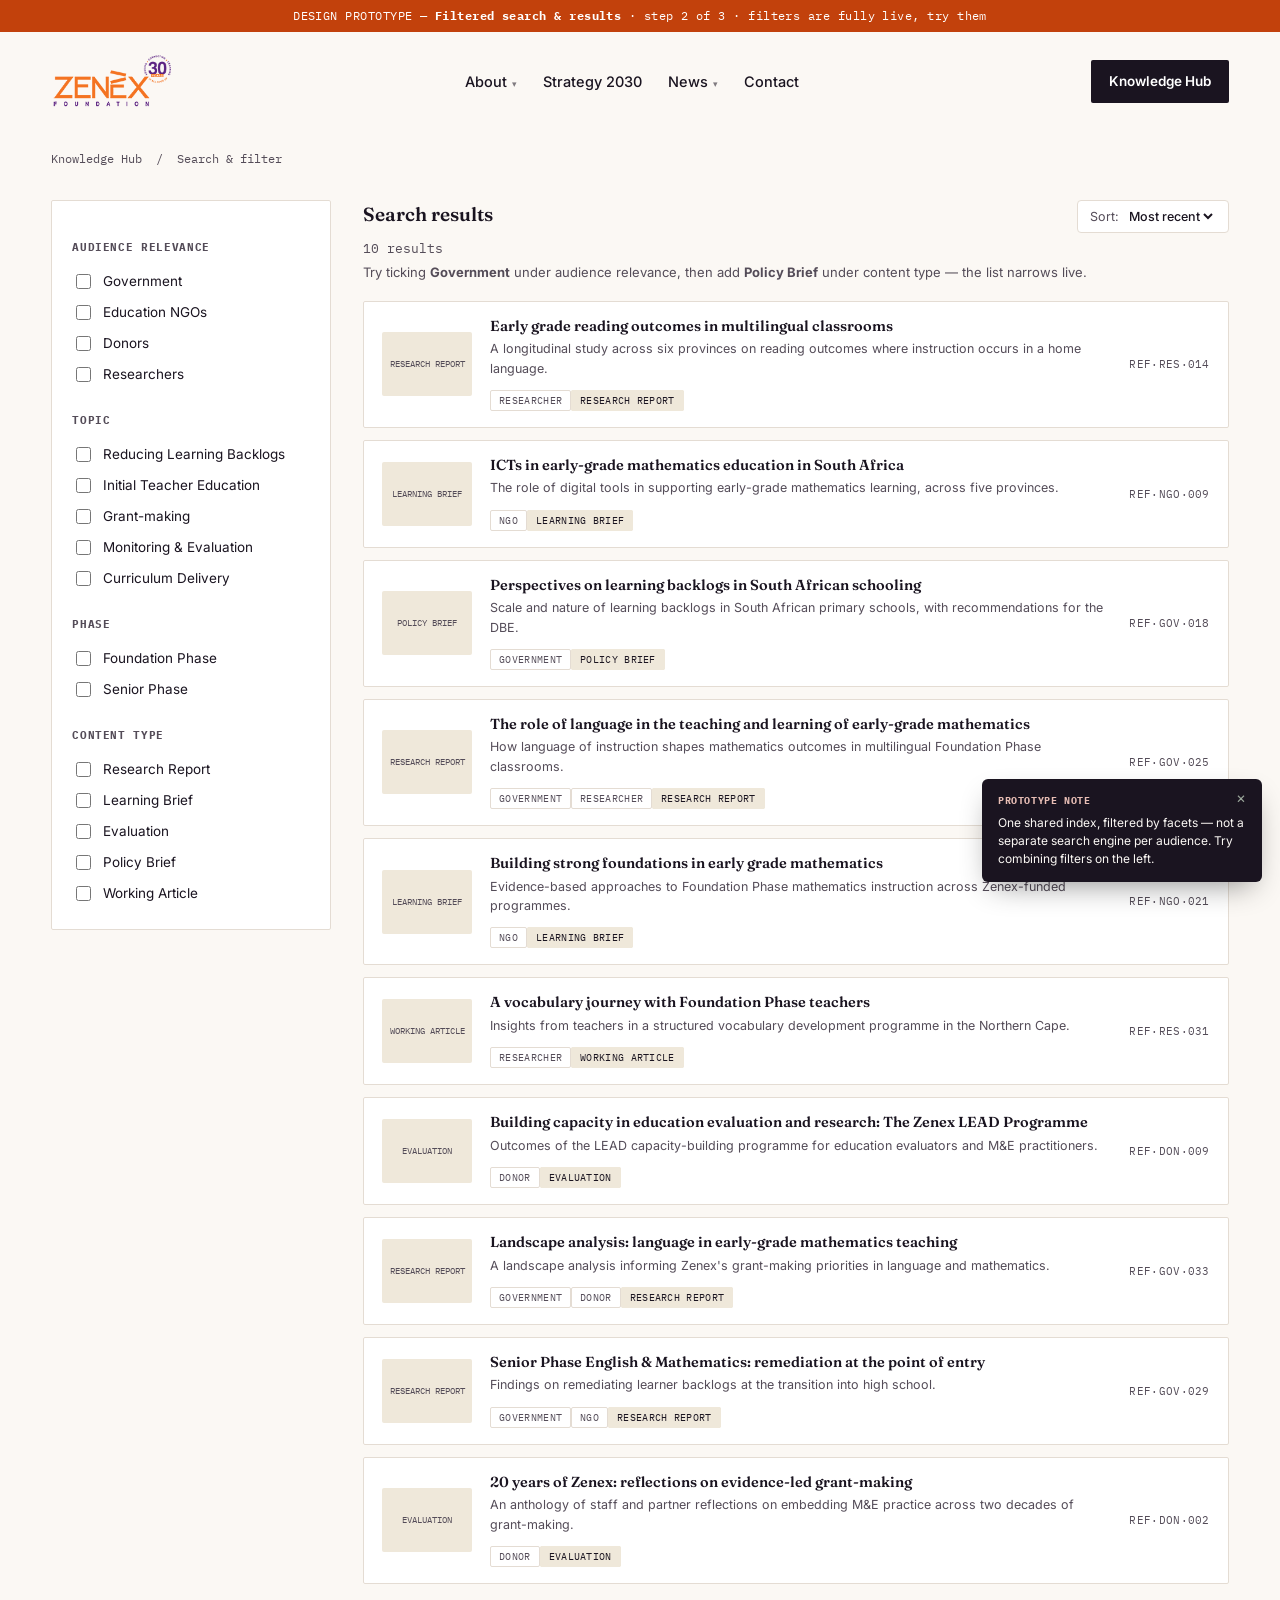
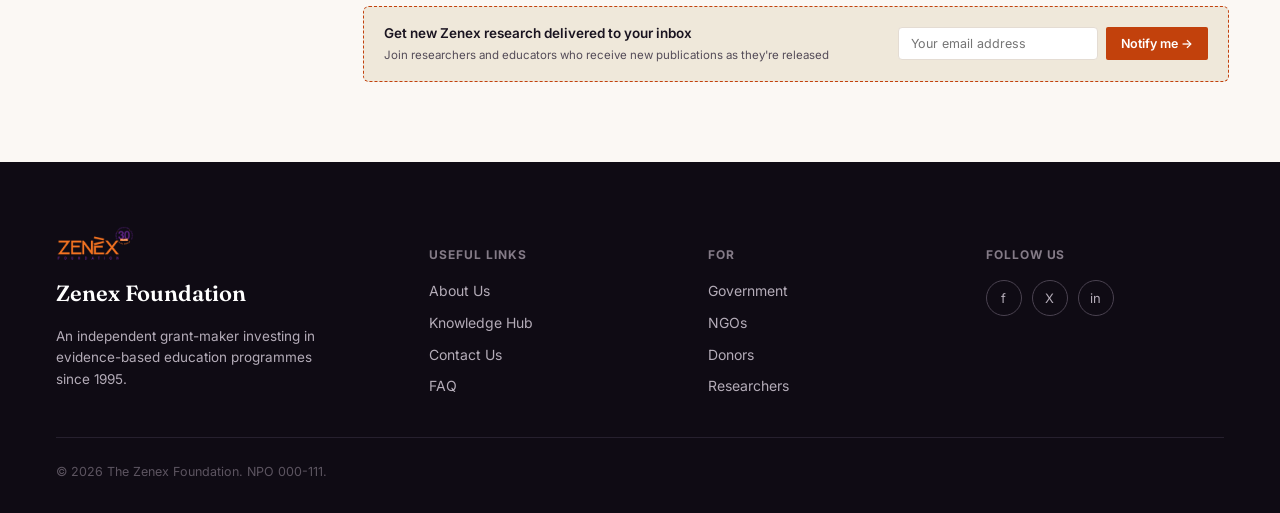
<file: search.html>
<!DOCTYPE html>
<html lang="en">
<head>
<meta charset="UTF-8">
<meta name="viewport" content="width=device-width, initial-scale=1.0">
<title>Search — Knowledge Hub — Zenex Foundation</title>
<link rel="preconnect" href="https://fonts.googleapis.com">
<link href="https://fonts.googleapis.com/css2?family=Fraunces:opsz,wght@9..144,400;9..144,500;9..144,600;9..144,700&family=Inter:wght@400;500;600;700;800&family=IBM+Plex+Mono:wght@400;500;600&display=swap" rel="stylesheet">
<link rel="stylesheet" href="styles.css">
</head>
<body>

<div class="proto-ribbon">DESIGN PROTOTYPE — <b>Filtered search &amp; results</b> · step 2 of 3 · filters are fully live, try them</div>

<header class="site-header-v2">
  <div class="wrap">
    <a href="index.html" class="brand-v2">
      <img class="js-logo" alt="Zenex Foundation" style="height:56px; width:auto;">
    </a>
    <nav class="primary-nav-v2">
      <div class="nav-drop">
        <a href="about.html">About</a>
        <div class="nav-drop-menu">
          <a href="about.html">About us</a>
          <a href="team.html">Meet the team</a>
          <a href="trustees.html">Trustees</a>
          <a href="faq.html">FAQ</a>
        </div>
      </div>
      <a href="#">Strategy 2030</a>
      <div class="nav-drop">
        <a href="news.html">News</a>
        <div class="nav-drop-menu">
          <a href="news.html">News</a>
          <a href="events.html">Events</a>
        </div>
      </div>
      <a href="#">Contact</a>
    </nav>
    <a href="knowledge-hub.html" class="btn-updates">Knowledge Hub</a>
    <button class="nav-toggle" aria-label="Menu">☰</button>
  </div>
</header>

<div class="wrap crumb"><a href="knowledge-hub.html">Knowledge Hub</a> &nbsp;/&nbsp; Search &amp; filter</div>

<div class="wrap">
  <div class="search-layout">
    <aside class="filter-panel">
      <div class="filter-group">
        <h5>Audience relevance</h5>
        <label class="filter-opt"><input type="checkbox" data-group="audience" value="Government"> Government</label>
        <label class="filter-opt"><input type="checkbox" data-group="audience" value="NGO"> Education NGOs</label>
        <label class="filter-opt"><input type="checkbox" data-group="audience" value="Donor"> Donors</label>
        <label class="filter-opt"><input type="checkbox" data-group="audience" value="Researcher"> Researchers</label>
      </div>
      <div class="filter-group">
        <h5>Topic</h5>
        <label class="filter-opt"><input type="checkbox" data-group="topic" value="Reducing Learning Backlogs"> Reducing Learning Backlogs</label>
        <label class="filter-opt"><input type="checkbox" data-group="topic" value="Initial Teacher Education"> Initial Teacher Education</label>
        <label class="filter-opt"><input type="checkbox" data-group="topic" value="Grant-making"> Grant-making</label>
        <label class="filter-opt"><input type="checkbox" data-group="topic" value="Monitoring & Evaluation"> Monitoring &amp; Evaluation</label>
        <label class="filter-opt"><input type="checkbox" data-group="topic" value="Curriculum Delivery"> Curriculum Delivery</label>
      </div>
      <div class="filter-group">
        <h5>Phase</h5>
        <label class="filter-opt"><input type="checkbox" data-group="phase" value="Foundation"> Foundation Phase</label>
        <label class="filter-opt"><input type="checkbox" data-group="phase" value="Senior"> Senior Phase</label>
      </div>
      <div class="filter-group">
        <h5>Content type</h5>
        <label class="filter-opt"><input type="checkbox" data-group="type" value="Research Report"> Research Report</label>
        <label class="filter-opt"><input type="checkbox" data-group="type" value="Learning Brief"> Learning Brief</label>
        <label class="filter-opt"><input type="checkbox" data-group="type" value="Evaluation"> Evaluation</label>
        <label class="filter-opt"><input type="checkbox" data-group="type" value="Policy Brief"> Policy Brief</label>
        <label class="filter-opt"><input type="checkbox" data-group="type" value="Working Article"> Working Article</label>
      </div>
    </aside>

    <div>
      <div class="results-head">
        <h3 style="font-size:19px;">Search results</h3>
        <div class="sort-control">Sort:
          <select id="sort-select">
            <option value="recent">Most recent</option>
            <option value="title">Title A–Z</option>
          </select>
        </div>
      </div>
      <div class="results-count" style="margin-bottom:4px;"></div>
      <div class="active-filters empty" id="active-filters"></div>
      <p style="font-size:13px; color:var(--muted);">Try ticking <b>Government</b> under audience relevance, then add <b>Policy Brief</b> under content type — the list narrows live.</p>
      <div class="results-list"></div>

      <div class="lead-capture">
        <div class="copy">
          <div class="t">Get new Zenex research delivered to your inbox</div>
          <div class="s">Join researchers and educators who receive new publications as they're released</div>
        </div>
        <form onsubmit="return false;">
          <input type="email" placeholder="Your email address">
          <button type="submit" class="btn btn-primary btn-sm">Notify me →</button>
        </form>
      </div>
    </div>
  </div>
</div>

<footer class="footer-v3">
  <div class="wrap">
    <div class="footer-v3-grid">
      <div>
        <img class="js-logo footer-logo" alt="Zenex Foundation">
        <span class="fname">Zenex Foundation</span>
        <p class="ftag">An independent grant-maker investing in evidence-based education programmes since 1995.</p>
      </div>
      <div>
        <h5>Useful links</h5>
        <div class="flinks">
          <a href="about.html">About Us</a>
          <a href="knowledge-hub.html">Knowledge Hub</a>
          <a href="#">Contact Us</a>
          <a href="faq.html">FAQ</a>
        </div>
      </div>
      <div>
        <h5>For</h5>
        <div class="flinks">
          <a href="search.html?a=gov">Government</a>
          <a href="search.html?a=ngo">NGOs</a>
          <a href="search.html?a=donor">Donors</a>
          <a href="search.html?a=research">Researchers</a>
        </div>
      </div>
      <div>
        <h5>Follow us</h5>
        <div class="footer-v3-social">
          <a href="#">f</a><a href="#">X</a><a href="#">in</a>
        </div>
      </div>
    </div>
    <div class="footer-v3-bottom">© 2026 The Zenex Foundation. NPO 000-111.</div>
  </div>
</footer>

<div class="demo-note">
  <button aria-label="Dismiss">×</button>
  <b>Prototype note</b>
  One shared index, filtered by facets — not a separate search engine per audience. Try combining filters on the left.
</div>

<script>
window.PUB_DATA = [
  { title:"Early grade reading outcomes in multilingual classrooms", desc:"A longitudinal study across six provinces on reading outcomes where instruction occurs in a home language.", ref:"REF·RES·014", type:"Research Report", topic:["Reducing Learning Backlogs"], phase:["Foundation"], audience:["Researcher"] },
  { title:"ICTs in early-grade mathematics education in South Africa", desc:"The role of digital tools in supporting early-grade mathematics learning, across five provinces.", ref:"REF·NGO·009", type:"Learning Brief", topic:["Reducing Learning Backlogs"], phase:["Foundation"], audience:["NGO"] },
  { title:"Perspectives on learning backlogs in South African schooling", desc:"Scale and nature of learning backlogs in South African primary schools, with recommendations for the DBE.", ref:"REF·GOV·018", type:"Policy Brief", topic:["Reducing Learning Backlogs"], phase:["Foundation"], audience:["Government"] },
  { title:"The role of language in the teaching and learning of early-grade mathematics", desc:"How language of instruction shapes mathematics outcomes in multilingual Foundation Phase classrooms.", ref:"REF·GOV·025", type:"Research Report", topic:["Curriculum Delivery"], phase:["Foundation"], audience:["Government","Researcher"] },
  { title:"Building strong foundations in early grade mathematics", desc:"Evidence-based approaches to Foundation Phase mathematics instruction across Zenex-funded programmes.", ref:"REF·NGO·021", type:"Learning Brief", topic:["Curriculum Delivery"], phase:["Foundation"], audience:["NGO"] },
  { title:"A vocabulary journey with Foundation Phase teachers", desc:"Insights from teachers in a structured vocabulary development programme in the Northern Cape.", ref:"REF·RES·031", type:"Working Article", topic:["Initial Teacher Education"], phase:["Foundation"], audience:["Researcher"] },
  { title:"Building capacity in education evaluation and research: The Zenex LEAD Programme", desc:"Outcomes of the LEAD capacity-building programme for education evaluators and M&amp;E practitioners.", ref:"REF·DON·009", type:"Evaluation", topic:["Monitoring & Evaluation"], phase:["Senior"], audience:["Donor"] },
  { title:"Landscape analysis: language in early-grade mathematics teaching", desc:"A landscape analysis informing Zenex's grant-making priorities in language and mathematics.", ref:"REF·GOV·033", type:"Research Report", topic:["Grant-making"], phase:["Foundation"], audience:["Government","Donor"] },
  { title:"Senior Phase English & Mathematics: remediation at the point of entry", desc:"Findings on remediating learner backlogs at the transition into high school.", ref:"REF·GOV·029", type:"Research Report", topic:["Reducing Learning Backlogs"], phase:["Senior"], audience:["Government","NGO"] },
  { title:"20 years of Zenex: reflections on evidence-led grant-making", desc:"An anthology of staff and partner reflections on embedding M&amp;E practice across two decades of grant-making.", ref:"REF·DON·002", type:"Evaluation", topic:["Grant-making"], phase:["Senior"], audience:["Donor"] },
];
</script>
<script src="assets.js"></script>
<script src="script.js"></script>
</body>
</html>
</file>
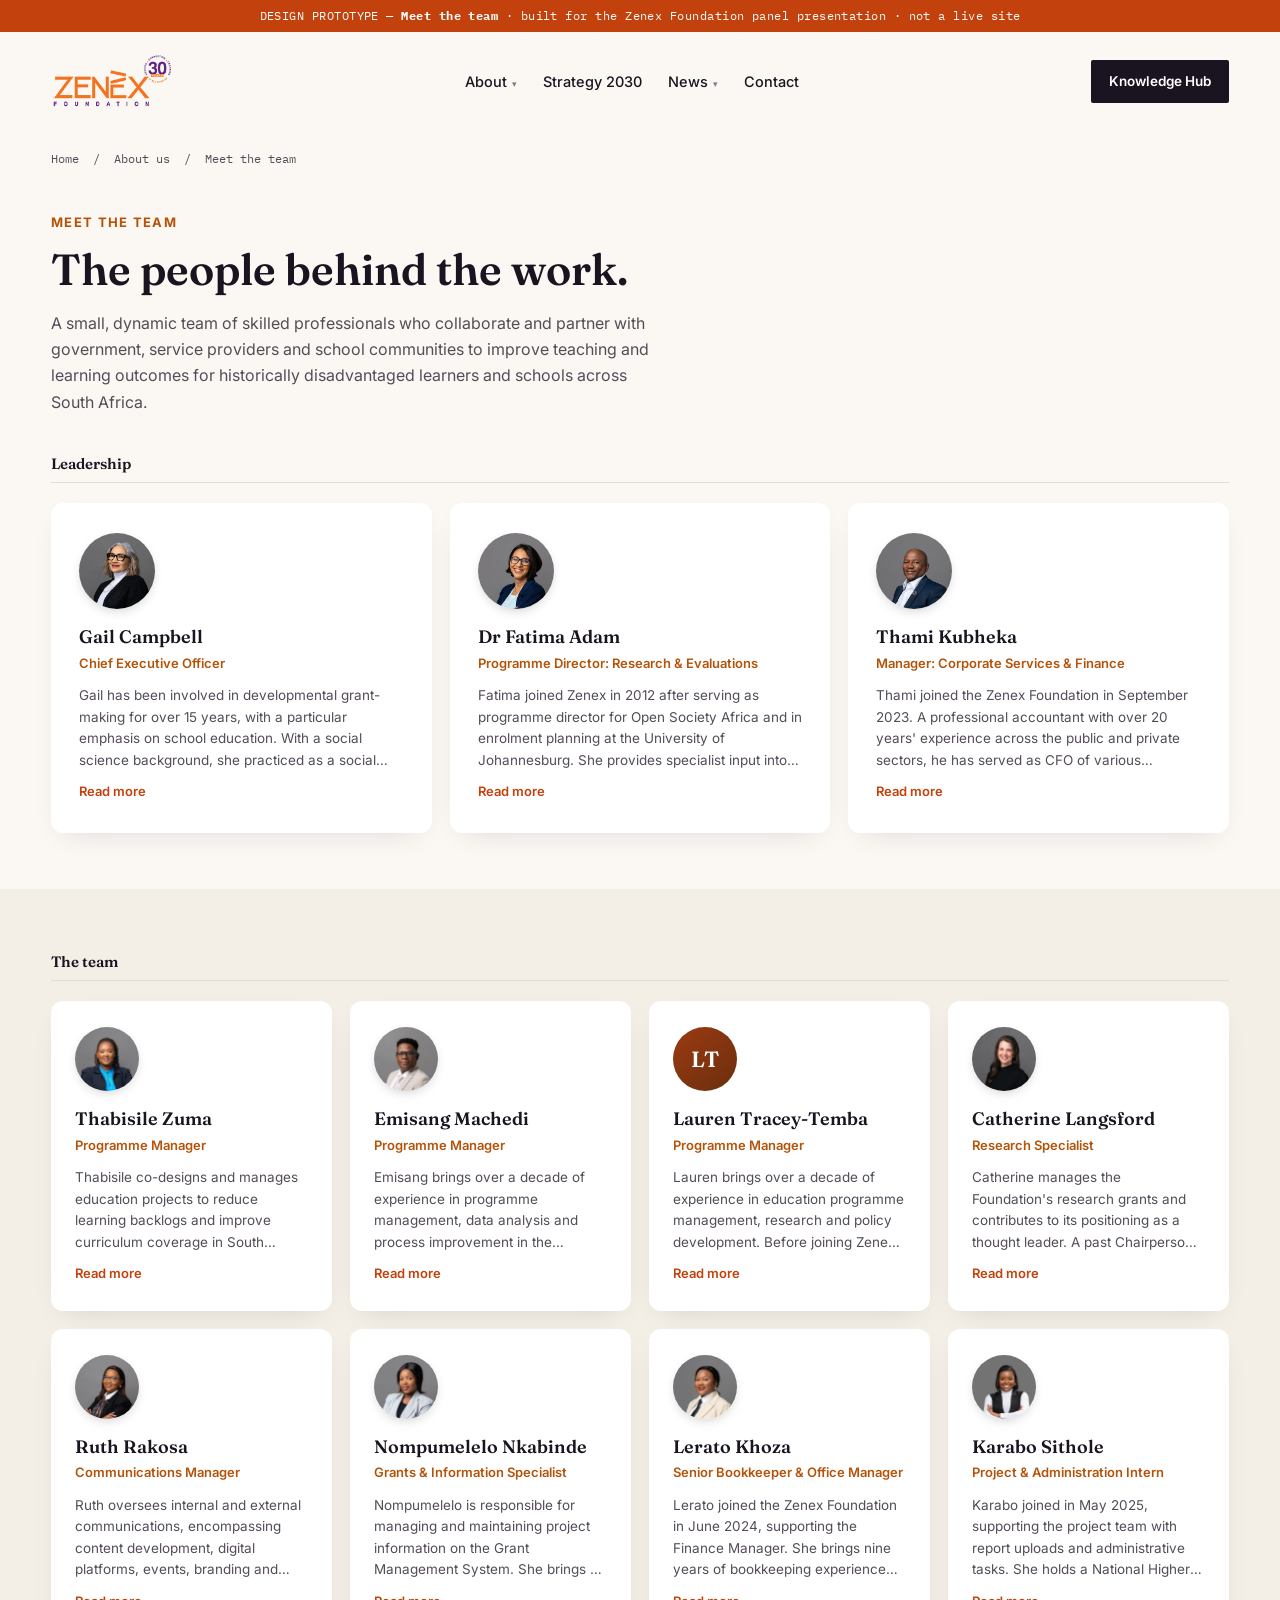
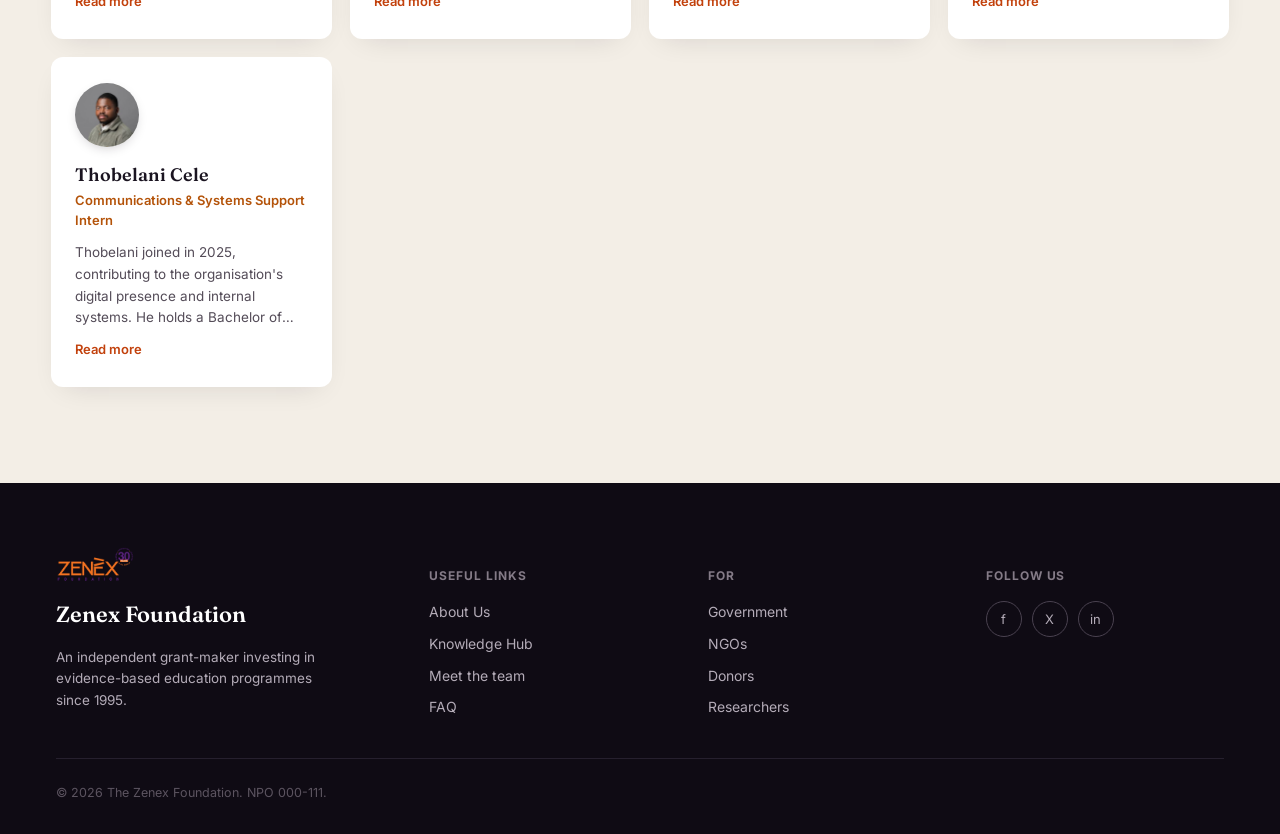
<file: team.html>
<!DOCTYPE html>
<html lang="en">
<head>
<meta charset="UTF-8">
<meta name="viewport" content="width=device-width, initial-scale=1.0">
<title>Meet the team — Zenex Foundation</title>
<link rel="preconnect" href="https://fonts.googleapis.com">
<link href="https://fonts.googleapis.com/css2?family=Fraunces:opsz,wght@9..144,400;9..144,500;9..144,600;9..144,700&family=Inter:wght@400;500;600;700;800&family=IBM+Plex+Mono:wght@400;500;600&display=swap" rel="stylesheet">
<link rel="stylesheet" href="styles.css">
</head>
<body>

<div class="proto-ribbon">DESIGN PROTOTYPE — <b>Meet the team</b> · built for the Zenex Foundation panel presentation · not a live site</div>

<header class="site-header-v2">
  <div class="wrap">
    <a href="index.html" class="brand-v2">
      <img class="js-logo" alt="Zenex Foundation" style="height:56px; width:auto;">
    </a>
    <nav class="primary-nav-v2">
      <div class="nav-drop">
        <a href="about.html">About</a>
        <div class="nav-drop-menu">
          <a href="about.html">About us</a>
          <a href="team.html">Meet the team</a>
          <a href="trustees.html">Trustees</a>
          <a href="faq.html">FAQ</a>
        </div>
      </div>
      <a href="#">Strategy 2030</a>
      <div class="nav-drop">
        <a href="news.html">News</a>
        <div class="nav-drop-menu">
          <a href="news.html">News</a>
          <a href="events.html">Events</a>
        </div>
      </div>
      <a href="#">Contact</a>
    </nav>
    <a href="knowledge-hub.html" class="btn-updates">Knowledge Hub</a>
    <button class="nav-toggle" aria-label="Menu">☰</button>
  </div>
</header>

<div class="wrap crumb"><a href="index.html">Home</a> &nbsp;/&nbsp; <a href="about.html">About us</a> &nbsp;/&nbsp; Meet the team</div>

<section class="page-hero">
  <div class="wrap">
    <p class="eyebrow">Meet the team</p>
    <h1>The people behind the work.</h1>
    <p class="lede">A small, dynamic team of skilled professionals who collaborate and partner with government, service providers and school communities to improve teaching and learning outcomes for historically disadvantaged learners and schools across South Africa.</p>
  </div>
</section>

<section style="padding-bottom:56px;">
  <div class="wrap">
    <div class="rail-head" style="margin-bottom:20px;"><h3>Leadership</h3></div>
    <div class="people-grid">
<div class="person-card lead">
  <img class="avatar-photo" data-src="team_gail" alt="Gail Campbell">
  <div class="p-name">Gail Campbell</div>
  <div class="p-role">Chief Executive Officer</div>
  <p class="p-bio clamped">Gail has been involved in developmental grant-making for over 15 years, with a particular emphasis on school education. With a social science background, she practiced as a social worker before joining ABSA as General Manager of Corporate Social Investment, where she was responsible for the ABSA Foundation. She serves on the boards of the National Research Foundation, Sci-Bono Discovery Centre, the Gauteng Education Development Trust and the KwaZulu-Natal Education Development Trust.</p>
  <span class="p-more" data-toggle-bio>Read more</span>
</div><div class="person-card lead">
  <img class="avatar-photo" data-src="team_fatima" alt="Dr Fatima Adam">
  <div class="p-name">Dr Fatima Adam</div>
  <div class="p-role">Programme Director: Research & Evaluations</div>
  <p class="p-bio clamped">Fatima joined Zenex in 2012 after serving as programme director for Open Society Africa and in enrolment planning at the University of Johannesburg. She provides specialist input into all programme and project evaluations commissioned by the Foundation, develops its research strategy and agenda, and manages its research grants. She holds a PhD in Higher Education Transformation.</p>
  <span class="p-more" data-toggle-bio>Read more</span>
</div><div class="person-card lead">
  <img class="avatar-photo" data-src="team_thami" alt="Thami Kubheka">
  <div class="p-name">Thami Kubheka</div>
  <div class="p-role">Manager: Corporate Services & Finance</div>
  <p class="p-bio clamped">Thami joined the Zenex Foundation in September 2023. A professional accountant with over 20 years' experience across the public and private sectors, he has served as CFO of various organisations including Brand South Africa and the National Arts Council, and held executive roles in consulting, engineering and technology firms. He completed his articles with KPMG.</p>
  <span class="p-more" data-toggle-bio>Read more</span>
</div>
    </div>
  </div>
</section>

<section class="section-tint-warm" style="padding:64px 0 96px;">
  <div class="wrap">
    <div class="rail-head" style="margin-bottom:20px;"><h3>The team</h3></div>
    <div class="people-grid cols-4">
<div class="person-card">
  <img class="avatar-photo" data-src="team_thabisile" alt="Thabisile Zuma">
  <div class="p-name">Thabisile Zuma</div>
  <div class="p-role">Programme Manager</div>
  <p class="p-bio clamped">Thabisile co-designs and manages education projects to reduce learning backlogs and improve curriculum coverage in South African schools. She joined Zenex in 2018 as Knowledge Manager, with earlier roles at the Department of Planning, Monitoring and Evaluation and Genesis Analytics.</p>
  <span class="p-more" data-toggle-bio>Read more</span>
</div><div class="person-card">
  <img class="avatar-photo" data-src="team_emisang" alt="Emisang Machedi">
  <div class="p-name">Emisang Machedi</div>
  <div class="p-role">Programme Manager</div>
  <p class="p-bio clamped">Emisang brings over a decade of experience in programme management, data analysis and process improvement in the education NGO sector. He previously served as Chief Programme Manager at Numeric, co-founded Thought School, and contributed as a Teach SA Ambassador.</p>
  <span class="p-more" data-toggle-bio>Read more</span>
</div><div class="person-card">
  <div class="avatar">LT</div>
  <div class="p-name">Lauren Tracey-Temba</div>
  <div class="p-role">Programme Manager</div>
  <p class="p-bio clamped">Lauren brings over a decade of experience in education programme management, research and policy development. Before joining Zenex, she served as Senior Project Management Consultant at the Department of Basic Education, where she led the national Curriculum Strengthening Initiative.</p>
  <span class="p-more" data-toggle-bio>Read more</span>
</div><div class="person-card">
  <img class="avatar-photo" data-src="team_catherine" alt="Catherine Langsford">
  <div class="p-name">Catherine Langsford</div>
  <div class="p-role">Research Specialist</div>
  <p class="p-bio clamped">Catherine manages the Foundation's research grants and contributes to its positioning as a thought leader. A past Chairperson of the Literacy Association of South Africa and steering committee member of the National Reading Barometer, she is currently a PhD candidate at UCT.</p>
  <span class="p-more" data-toggle-bio>Read more</span>
</div><div class="person-card">
  <img class="avatar-photo" data-src="team_ruth" alt="Ruth Rakosa">
  <div class="p-name">Ruth Rakosa</div>
  <div class="p-role">Communications Manager</div>
  <p class="p-bio clamped">Ruth oversees internal and external communications, encompassing content development, digital platforms, events, branding and copy editing. She has over 15 years' experience in the education sector spanning grant management, information and knowledge management, and communications.</p>
  <span class="p-more" data-toggle-bio>Read more</span>
</div><div class="person-card">
  <img class="avatar-photo" data-src="team_nompumelelo" alt="Nompumelelo Nkabinde">
  <div class="p-name">Nompumelelo Nkabinde</div>
  <div class="p-role">Grants & Information Specialist</div>
  <p class="p-bio clamped">Nompumelelo is responsible for managing and maintaining project information on the Grant Management System. She brings 10 years of experience in information management, having served as a Grant Administrator at the Foundation for Human Rights and as a specialist librarian.</p>
  <span class="p-more" data-toggle-bio>Read more</span>
</div><div class="person-card">
  <img class="avatar-photo" data-src="team_lerato" alt="Lerato Khoza">
  <div class="p-name">Lerato Khoza</div>
  <div class="p-role">Senior Bookkeeper & Office Manager</div>
  <p class="p-bio clamped">Lerato joined the Zenex Foundation in June 2024, supporting the Finance Manager. She brings nine years of bookkeeping experience from the private sector and is currently pursuing a Degree in Accounting Science with UNISA.</p>
  <span class="p-more" data-toggle-bio>Read more</span>
</div><div class="person-card">
  <img class="avatar-photo" data-src="team_karabo" alt="Karabo Sithole">
  <div class="p-name">Karabo Sithole</div>
  <div class="p-role">Project & Administration Intern</div>
  <p class="p-bio clamped">Karabo joined in May 2025, supporting the project team with report uploads and administrative tasks. She holds a National Higher Certificate in Accountancy and a National Diploma in Internal Auditing from Tshwane University of Technology.</p>
  <span class="p-more" data-toggle-bio>Read more</span>
</div><div class="person-card">
  <img class="avatar-photo" data-src="team_thobelani" alt="Thobelani Cele">
  <div class="p-name">Thobelani Cele</div>
  <div class="p-role">Communications & Systems Support Intern</div>
  <p class="p-bio clamped">Thobelani joined in 2025, contributing to the organisation's digital presence and internal systems. He holds a Bachelor of Commerce degree in Business Management and has a strong interest in software development and IT.</p>
  <span class="p-more" data-toggle-bio>Read more</span>
</div>
    </div>
  </div>
</section>

<footer class="footer-v3">
  <div class="wrap">
    <div class="footer-v3-grid">
      <div>
        <img class="js-logo footer-logo" alt="Zenex Foundation">
        <span class="fname">Zenex Foundation</span>
        <p class="ftag">An independent grant-maker investing in evidence-based education programmes since 1995.</p>
      </div>
      <div>
        <h5>Useful links</h5>
        <div class="flinks">
          <a href="about.html">About Us</a>
          <a href="knowledge-hub.html">Knowledge Hub</a>
          <a href="team.html">Meet the team</a>
          <a href="faq.html">FAQ</a>
        </div>
      </div>
      <div>
        <h5>For</h5>
        <div class="flinks">
          <a href="search.html?a=gov">Government</a>
          <a href="search.html?a=ngo">NGOs</a>
          <a href="search.html?a=donor">Donors</a>
          <a href="search.html?a=research">Researchers</a>
        </div>
      </div>
      <div>
        <h5>Follow us</h5>
        <div class="footer-v3-social">
          <a href="#">f</a><a href="#">X</a><a href="#">in</a>
        </div>
      </div>
    </div>
    <div class="footer-v3-bottom">© 2026 The Zenex Foundation. NPO 000-111.</div>
  </div>
</footer>

<script src="assets.js"></script>
<script src="script.js"></script>
</body>
</html>
</file>
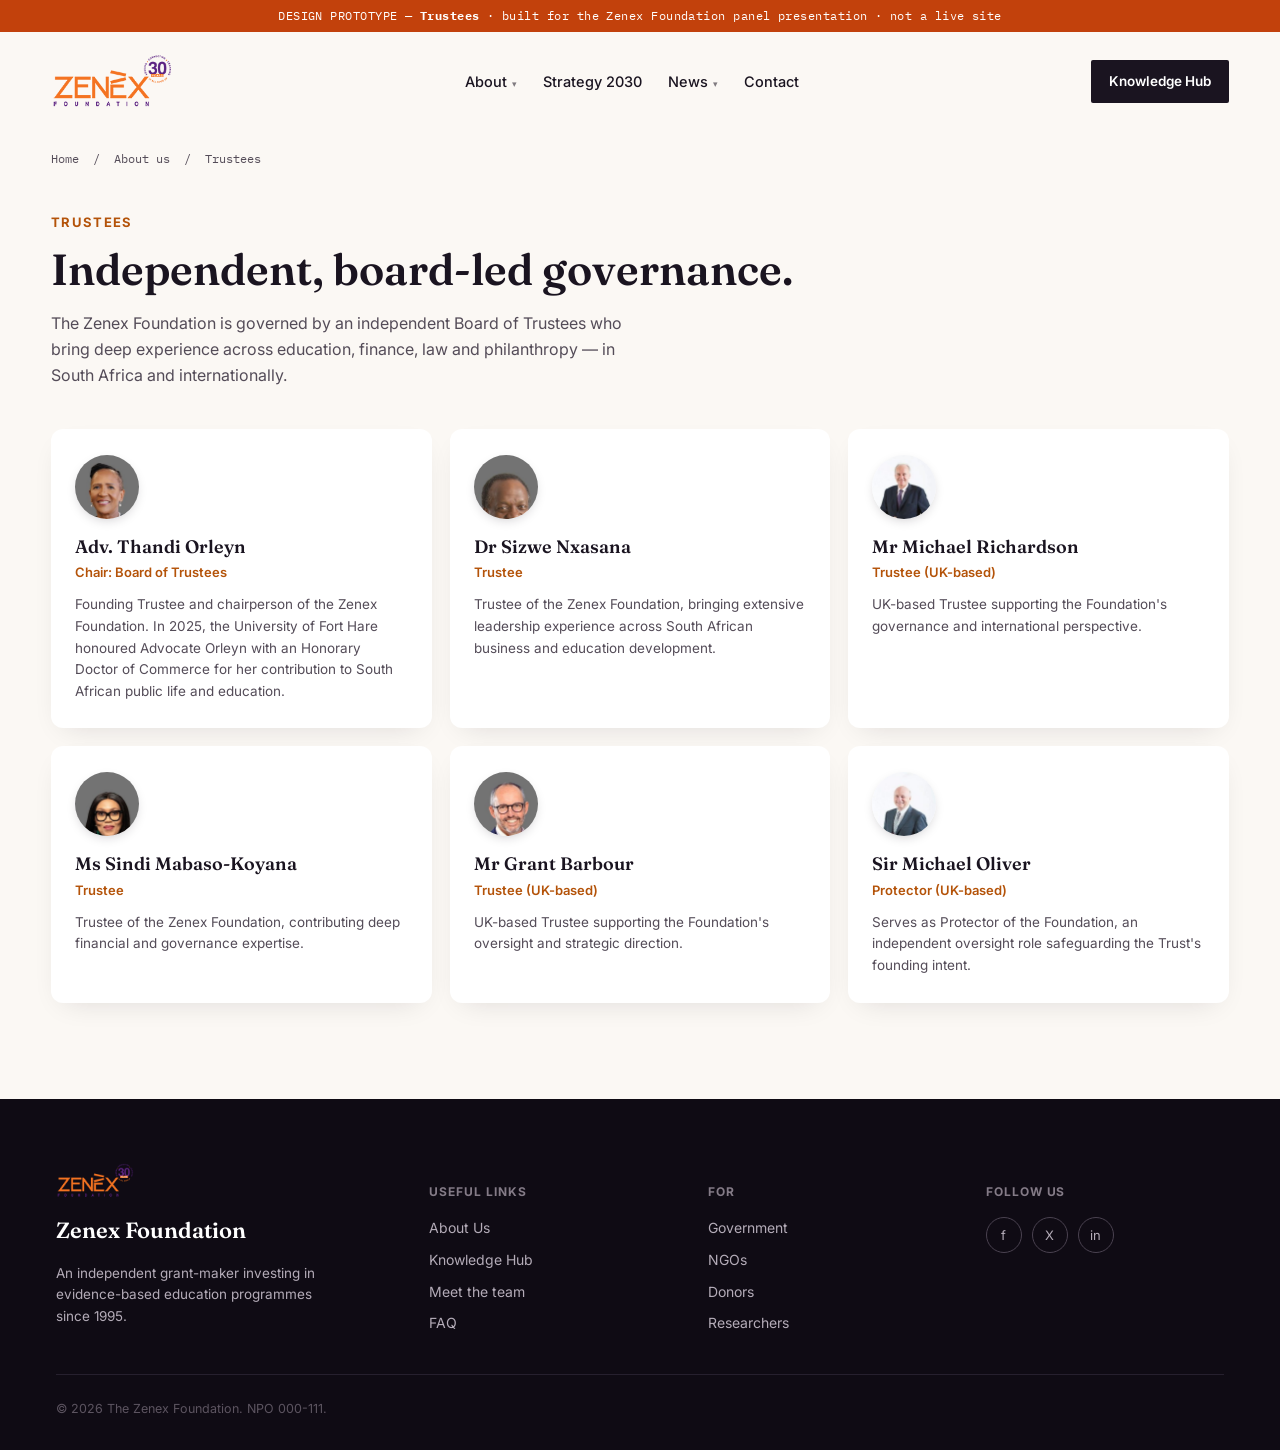
<file: trustees.html>
<!DOCTYPE html>
<html lang="en">
<head>
<meta charset="UTF-8">
<meta name="viewport" content="width=device-width, initial-scale=1.0">
<title>Trustees — Zenex Foundation</title>
<link rel="preconnect" href="https://fonts.googleapis.com">
<link href="https://fonts.googleapis.com/css2?family=Fraunces:opsz,wght@9..144,400;9..144,500;9..144,600;9..144,700&family=Inter:wght@400;500;600;700;800&family=IBM+Plex+Mono:wght@400;500;600&display=swap" rel="stylesheet">
<link rel="stylesheet" href="styles.css">
</head>
<body>

<div class="proto-ribbon">DESIGN PROTOTYPE — <b>Trustees</b> · built for the Zenex Foundation panel presentation · not a live site</div>

<header class="site-header-v2">
  <div class="wrap">
    <a href="index.html" class="brand-v2">
      <img class="js-logo" alt="Zenex Foundation" style="height:56px; width:auto;">
    </a>
    <nav class="primary-nav-v2">
      <div class="nav-drop">
        <a href="about.html">About</a>
        <div class="nav-drop-menu">
          <a href="about.html">About us</a>
          <a href="team.html">Meet the team</a>
          <a href="trustees.html">Trustees</a>
          <a href="faq.html">FAQ</a>
        </div>
      </div>
      <a href="#">Strategy 2030</a>
      <div class="nav-drop">
        <a href="news.html">News</a>
        <div class="nav-drop-menu">
          <a href="news.html">News</a>
          <a href="events.html">Events</a>
        </div>
      </div>
      <a href="#">Contact</a>
    </nav>
    <a href="knowledge-hub.html" class="btn-updates">Knowledge Hub</a>
    <button class="nav-toggle" aria-label="Menu">☰</button>
  </div>
</header>

<div class="wrap crumb"><a href="index.html">Home</a> &nbsp;/&nbsp; <a href="about.html">About us</a> &nbsp;/&nbsp; Trustees</div>

<section class="page-hero">
  <div class="wrap">
    <p class="eyebrow">Trustees</p>
    <h1>Independent, board-led governance.</h1>
    <p class="lede">The Zenex Foundation is governed by an independent Board of Trustees who bring deep experience across education, finance, law and philanthropy — in South Africa and internationally.</p>
  </div>
</section>

<section style="padding-bottom:96px;">
  <div class="wrap">
    <div class="people-grid">
<div class="person-card">
  <img class="avatar-photo" data-src="tr_thandi" alt="Adv. Thandi Orleyn">
  <div class="p-name">Adv. Thandi Orleyn</div>
  <div class="p-role">Chair: Board of Trustees</div>
  <p class="p-bio">Founding Trustee and chairperson of the Zenex Foundation. In 2025, the University of Fort Hare honoured Advocate Orleyn with an Honorary Doctor of Commerce for her contribution to South African public life and education.</p>
  
</div><div class="person-card">
  <img class="avatar-photo" data-src="tr_sizwe" alt="Dr Sizwe Nxasana">
  <div class="p-name">Dr Sizwe Nxasana</div>
  <div class="p-role">Trustee</div>
  <p class="p-bio">Trustee of the Zenex Foundation, bringing extensive leadership experience across South African business and education development.</p>
  
</div><div class="person-card">
  <img class="avatar-photo" data-src="tr_richardson" alt="Mr Michael Richardson">
  <div class="p-name">Mr Michael Richardson</div>
  <div class="p-role">Trustee (UK-based)</div>
  <p class="p-bio">UK-based Trustee supporting the Foundation's governance and international perspective.</p>
  
</div><div class="person-card">
  <img class="avatar-photo" data-src="tr_sindi" alt="Ms Sindi Mabaso-Koyana">
  <div class="p-name">Ms Sindi Mabaso-Koyana</div>
  <div class="p-role">Trustee</div>
  <p class="p-bio">Trustee of the Zenex Foundation, contributing deep financial and governance expertise.</p>
  
</div><div class="person-card">
  <img class="avatar-photo" data-src="tr_barbour" alt="Mr Grant Barbour">
  <div class="p-name">Mr Grant Barbour</div>
  <div class="p-role">Trustee (UK-based)</div>
  <p class="p-bio">UK-based Trustee supporting the Foundation's oversight and strategic direction.</p>
  
</div><div class="person-card">
  <img class="avatar-photo" data-src="tr_oliver" alt="Sir Michael Oliver">
  <div class="p-name">Sir Michael Oliver</div>
  <div class="p-role">Protector (UK-based)</div>
  <p class="p-bio">Serves as Protector of the Foundation, an independent oversight role safeguarding the Trust's founding intent.</p>
  
</div>
    </div>
  </div>
</section>

<footer class="footer-v3">
  <div class="wrap">
    <div class="footer-v3-grid">
      <div>
        <img class="js-logo footer-logo" alt="Zenex Foundation">
        <span class="fname">Zenex Foundation</span>
        <p class="ftag">An independent grant-maker investing in evidence-based education programmes since 1995.</p>
      </div>
      <div>
        <h5>Useful links</h5>
        <div class="flinks">
          <a href="about.html">About Us</a>
          <a href="knowledge-hub.html">Knowledge Hub</a>
          <a href="team.html">Meet the team</a>
          <a href="faq.html">FAQ</a>
        </div>
      </div>
      <div>
        <h5>For</h5>
        <div class="flinks">
          <a href="search.html?a=gov">Government</a>
          <a href="search.html?a=ngo">NGOs</a>
          <a href="search.html?a=donor">Donors</a>
          <a href="search.html?a=research">Researchers</a>
        </div>
      </div>
      <div>
        <h5>Follow us</h5>
        <div class="footer-v3-social">
          <a href="#">f</a><a href="#">X</a><a href="#">in</a>
        </div>
      </div>
    </div>
    <div class="footer-v3-bottom">© 2026 The Zenex Foundation. NPO 000-111.</div>
  </div>
</footer>

<script src="assets.js"></script>
<script src="script.js"></script>
</body>
</html>
</file>
<file: styles.css>
/* ============================================================
   Zenex Knowledge Hub — demo prototype
   Design concept: the card catalogue — a research foundation's
   knowledge hub reimagined as a living reference-room ledger.
   Index tabs = real navigation. Reference codes = real structure.
   ============================================================ */

:root{
  /* Design system v3 — matches the client-approved design reference exactly */
  --brand-orange:      #C2410C;   /* primary action colour */
  --accent-label:       #B45309;   /* eyebrow/label accent */
  --accent-rust:        #9A3B12;   /* secondary accent (e.g. "The outcome") */
  --brand-purple:       #5D2482;   /* retained for legacy references only, no longer used in new sections */

  --ink:        #1A1420;
  --ink-2:      #26202E;   /* dark card surfaces on dark sections */
  --ink-3:      #0F0B14;   /* darkest — footer, ribbon */
  --paper:      #FBF8F4;
  --paper-2:    #EFE8DA;
  --audience-bg: #F3EEE6;
  --divider-audience: #E0D8CC;
  --card:       #FFFFFF;
  --line:       #E4DCD3;
  --line-dark:  #4A4250;
  --muted:      #544C58;
  --muted-2:    #847B87;   /* lighter tertiary muted, e.g. stat/mini-grid labels */
  --muted-dark: #B4ACB8;   /* muted text on dark backgrounds */
  --slate:      var(--brand-purple);
  --slate-2:    #5C3F8C;
  --action:     var(--brand-orange);
  --action-2:   #9A3410;

  --gov:        var(--accent-label);
  --ngo:        var(--accent-label);
  --donor:      var(--accent-label);
  --research:   var(--accent-label);

  --serif: "Fraunces", Georgia, serif;
  --sans:  "Inter", -apple-system, sans-serif;
  --mono:  "IBM Plex Mono", "SF Mono", monospace;

  --radius: 2px;
}

*{ box-sizing:border-box; }
html{ scroll-behavior:smooth; }
body{
  margin:0;
  background:var(--paper);
  color:var(--ink);
  font-family:var(--sans);
  font-size:16px;
  line-height:1.55;
  -webkit-font-smoothing:antialiased;
}
img{ max-width:100%; display:block; }
a{ color:inherit; }
h1,h2,h3,h4{ font-family:var(--serif); font-weight:600; margin:0; line-height:1.15; }
p{ margin:0; }
button{ font-family:inherit; cursor:pointer; }
:focus-visible{ outline:2.5px solid var(--action); outline-offset:2px; }

.wrap{ max-width:1760px; margin:0 auto; padding:0 clamp(24px, 4vw, 64px); }
.prose{ max-width:640px; }

/* ---------- eyebrow / reference codes ---------- */
.eyebrow{
  font-family:var(--sans);
  font-size:13px;
  font-weight:700;
  letter-spacing:.1em;
  text-transform:uppercase;
  color:var(--accent-label);
}
.ref-code{
  font-family:var(--mono);
  font-size:10.5px;
  letter-spacing:.03em;
  color:var(--muted);
}

/* ---------- top bar ---------- */
.topbar{
  background:var(--slate);
  color:#EFEEE3;
  font-family:var(--mono);
  font-size:11.5px;
  letter-spacing:.04em;
}
.topbar .wrap{ display:flex; justify-content:space-between; align-items:center; height:34px; }
.topbar a{ text-decoration:none; opacity:.85; }
.topbar a:hover{ opacity:1; }

/* ---------- header / nav ---------- */
header.site-header{
  background:var(--paper);
  border-bottom:1px solid var(--line);
  position:sticky; top:0; z-index:40;
}
header.site-header .wrap{
  display:flex; align-items:center; justify-content:space-between;
  height:88px;
}
.brand{
  display:flex; align-items:center; gap:12px;
  font-family:var(--serif); font-weight:600; font-size:20px;
  text-decoration:none; color:var(--ink);
}
.brand img.js-logo{ height:52px; width:auto; display:block; }
nav.primary-nav{ display:flex; gap:30px; font-size:14.5px; }
nav.primary-nav a{ text-decoration:none; color:var(--muted); padding:4px 0; border-bottom:2px solid transparent; }
nav.primary-nav a:hover, nav.primary-nav a.current{ color:var(--ink); border-color:var(--action); }
.nav-toggle{ display:none; background:none; border:1px solid var(--line); border-radius:2px; padding:8px 10px; }
@media (max-width:840px){
  nav.primary-nav{ display:none; }
  .nav-toggle{ display:inline-flex; }
}

/* ---------- mega menu ---------- */
.nav-item{ position:relative; }
.nav-item > a{ display:flex; align-items:center; gap:4px; }
.nav-item > a::after{ content:"▾"; font-size:9px; opacity:.6; }
.mega-dropdown{
  position:absolute; top:100%; left:-14px; margin-top:10px; min-width:240px;
  background:var(--card); border:none; border-radius:12px;
  box-shadow:0 24px 48px -12px rgba(36,28,46,.28), 0 4px 12px -4px rgba(36,28,46,.12);
  padding:10px; opacity:0; visibility:hidden; transform:translateY(6px) scale(.98);
  transition:opacity .16s ease, transform .16s ease, visibility .16s;
  z-index:60;
}
.mega-dropdown::before{
  content:attr(data-label); display:block; font-family:var(--mono); font-size:10px; font-weight:600;
  letter-spacing:.08em; text-transform:uppercase; color:var(--muted); padding:8px 14px 6px;
}
.nav-item{ padding-bottom:22px; margin-bottom:-22px; }
.nav-item:hover .mega-dropdown, .nav-item.open .mega-dropdown{ opacity:1; visibility:visible; transform:translateY(0) scale(1); }
.mega-dropdown a{
  display:flex; align-items:center; gap:0; border-radius:7px; padding:11px 14px; margin:1px 0;
  font-size:14px; color:var(--ink); text-decoration:none; border-bottom:none !important;
  white-space:nowrap; line-height:1.3; transition:background .12s ease, padding-left .12s ease;
}
.mega-dropdown a + a{ border-top:none !important; }
.mega-dropdown a:hover{ background:var(--paper-2); color:var(--action); padding-left:18px; }
.nav-item:last-of-type .mega-dropdown{ left:auto; right:-14px; }
@media (max-width:840px){
  .nav-item{ padding-bottom:0; margin-bottom:0; }
  .mega-dropdown{ position:static; opacity:1; visibility:visible; transform:none; box-shadow:none; border:none; margin-top:0; padding-left:14px; display:none; }
  .nav-item.open .mega-dropdown{ display:block; }
}

/* ============================================================
   INDEX TABS — the signature motif.
   Physical library card-catalogue tabs used as real navigation:
   on the homepage/hub they route by audience; on the publication
   page they switch which content is emphasised.
   ============================================================ */
.tab-drawer{
  display:flex; gap:6px; flex-wrap:wrap;
}
.index-tab{
  position:relative;
  font-family:var(--mono);
  font-size:12px;
  letter-spacing:.03em;
  padding:10px 16px 9px;
  background:var(--card);
  border:1px solid var(--line);
  border-bottom:none;
  border-radius:6px 6px 0 0;
  color:var(--muted);
  text-decoration:none;
  cursor:pointer;
  transform:translateY(6px);
  transition:transform .16s ease, color .16s ease, background .16s ease;
}
.index-tab .dot{
  display:inline-block; width:7px; height:7px; border-radius:50%;
  margin-right:7px; background:var(--tab-color, var(--muted));
  position:relative; top:-1px;
}
.index-tab:hover{ transform:translateY(2px); color:var(--ink); }
.index-tab.active{
  transform:translateY(0);
  color:var(--ink);
  background:var(--card);
  font-weight:600;
  border-color:var(--tab-color, var(--line));
  border-bottom:1px solid var(--card);
  box-shadow:0 -1px 0 var(--tab-color, var(--line)) inset;
}
.tab-panel-frame{
  background:var(--card);
  border:1px solid var(--line);
  border-radius:0 6px 6px 6px;
  position:relative;
}

/* ---------- buttons ---------- */
.btn{
  display:inline-flex; align-items:center; gap:8px;
  font-family:var(--sans); font-weight:600; font-size:14px;
  padding:11px 20px; border-radius:var(--radius); border:1px solid transparent;
  text-decoration:none; transition:all .14s ease;
}
.btn-primary{ background:var(--action); color:#fff; }
.btn-primary:hover{ background:var(--action-2); }
.btn-ghost{ background:transparent; border-color:var(--ink); color:var(--ink); }
.btn-ghost:hover{ background:var(--ink); color:var(--paper); }
.btn-sm{ padding:7px 14px; font-size:12.5px; }

/* ---------- hero ---------- */
.hero{ padding:64px 0 56px; border-bottom:1px solid var(--line); }
.hero h1{ font-size:44px; max-width:760px; letter-spacing:-.01em; }
.hero .lede{ font-size:18px; color:var(--muted); max-width:620px; margin-top:18px; }
@media (max-width:720px){ .hero h1{ font-size:32px; } }

/* ---------- generic cards ---------- */
.card{
  background:var(--card); border:1px solid var(--line); border-radius:var(--radius);
}
.card-pad{ padding:22px; }

/* ---------- catalogue / rails ---------- */
.rail-head{
  display:flex; align-items:baseline; justify-content:space-between;
  margin-bottom:16px; padding-bottom:10px; border-bottom:1px solid var(--line);
}
.rail-head h3{ font-size:15px; }
.rail-head a{ font-family:var(--mono); font-size:11.5px; text-decoration:none; color:var(--action); }

.pub-card{
  display:flex; flex-direction:column; gap:10px;
  padding:18px; background:var(--card); border:1px solid var(--line); border-radius:var(--radius);
  height:100%; transition:box-shadow .18s ease, transform .18s ease, border-color .18s ease;
}
.pub-card:hover{ box-shadow:0 16px 32px -16px rgba(36,28,46,.24); transform:translateY(-3px); border-color:var(--line); }
.pub-card .tag-row{ display:flex; gap:6px; flex-wrap:wrap; }
.tag{
  font-family:var(--mono); font-size:10px; letter-spacing:.03em; text-transform:uppercase;
  padding:3px 8px; border-radius:2px; border:1px solid var(--line); color:var(--muted);
}
.tag.tag-fmt{ background:var(--paper-2); border-color:var(--paper-2); color:var(--ink); }
.pub-card h4{ font-size:15.5px; line-height:1.3; }
.pub-card .desc{ font-size:13px; color:var(--muted); flex:1; }
.pub-card .meta{ font-size:11.5px; font-family:var(--mono); color:var(--muted); display:flex; justify-content:space-between; border-top:1px dashed var(--line); padding-top:10px; }

.grid-3{ display:grid; grid-template-columns:repeat(3,1fr); gap:16px; }
.grid-4{ display:grid; grid-template-columns:repeat(4,1fr); gap:16px; }
@media (max-width:900px){ .grid-4{ grid-template-columns:repeat(2,1fr); } }
@media (max-width:520px){ .grid-4{ grid-template-columns:1fr; } }
.grid-2{ display:grid; grid-template-columns:repeat(2,1fr); gap:16px; }
@media (max-width:840px){ .grid-3,.grid-2{ grid-template-columns:1fr; } }

/* ---------- audience strip (signposting, not a gate) ---------- */
.audience-strip{
  display:grid; grid-template-columns:repeat(5,1fr); gap:12px;
  margin:40px 0;
}
@media (max-width:900px){ .audience-strip{ grid-template-columns:repeat(2,1fr); } }
.aud-card{
  display:block; text-decoration:none; color:var(--ink);
  padding:20px 16px; border-radius:var(--radius);
  border:1px solid var(--line); border-top:3px solid var(--card-accent, var(--slate));
  background:var(--card);
  transition:box-shadow .15s ease, transform .15s ease;
}
.aud-card:hover{ box-shadow:0 8px 24px -12px rgba(31,42,36,.35); transform:translateY(-2px); }
.aud-card .eyebrow{ color:var(--card-accent, var(--slate)); }
.aud-card h4{ font-size:15px; margin-top:6px; }
.aud-card p{ font-size:12px; color:var(--muted); margin-top:6px; }
.aud-card.grantseeker{ border-top-color:var(--action); background:var(--ink); color:var(--paper); }
.aud-card.grantseeker .eyebrow{ color:#E7BDB4; }
.aud-card.grantseeker p{ color:#C9CABF; }

/* ---------- footer ---------- */
footer.site-footer{
  background:var(--ink); color:var(--paper); margin-top:80px;
}
footer.site-footer .wrap{ padding:48px clamp(20px, 4vw, 48px) 40px; display:flex; justify-content:space-between; gap:40px; flex-wrap:wrap; }
footer.site-footer .col h5{ font-family:var(--mono); font-size:11px; letter-spacing:.08em; text-transform:uppercase; color:#9BA79B; margin-bottom:12px; }
footer.site-footer .col a{ display:block; font-size:13.5px; color:#D9D6C7; text-decoration:none; margin-bottom:7px; }
footer.site-footer .col a:hover{ color:#fff; }
footer .bottom-line{ border-top:1px solid #33403A; font-size:11.5px; color:#8B968C; padding:18px 32px; font-family:var(--mono); }

/* ---------- prototype ribbon ---------- */
.proto-ribbon{
  background:var(--action); color:#fff; font-family:var(--mono); font-size:11.5px;
  letter-spacing:.04em; text-align:center; padding:7px 12px;
}
.proto-ribbon b{ font-weight:700; }

/* ---------- breadcrumb ---------- */
.crumb{ font-family:var(--mono); font-size:11.5px; color:var(--muted); padding-top:18px; }
.crumb a{ text-decoration:none; color:var(--muted); }
.crumb a:hover{ color:var(--ink); }

/* ---------- browse-by-topic tiles ---------- */
.topic-tiles{ display:grid; grid-template-columns:repeat(5,1fr); gap:8px; margin:18px 0 0; }
@media (max-width:800px){ .topic-tiles{ grid-template-columns:repeat(2,1fr); } }
.topic-tile{
  background:var(--card); border:1.5px solid var(--line); border-radius:6px; padding:12px 8px; text-align:center;
  text-decoration:none; color:var(--ink); cursor:pointer; transition:border-color .15s ease, background .15s ease;
}
.topic-tile.active{ border-color:var(--action); border-width:2px; background:var(--paper-2); }
.topic-tile .n{ font-size:11px; font-weight:600; line-height:1.3; margin-bottom:3px; }
.topic-tile .c{ font-size:9.5px; color:var(--muted); font-family:var(--mono); }
.search-layout{ display:grid; grid-template-columns:280px 1fr; gap:32px; padding:32px 0 80px; align-items:start; max-width:1400px; margin:0 auto; min-width:0; }
@media (max-width:900px){ .search-layout{ grid-template-columns:minmax(0,1fr); } }
.filter-panel{ background:var(--card); border:1px solid var(--line); border-radius:var(--radius); padding:20px; position:sticky; top:96px; min-width:0; }
.filter-group{ margin-bottom:22px; }
.filter-group:last-child{ margin-bottom:0; }
.filter-group h5{ font-family:var(--mono); font-size:11px; letter-spacing:.06em; text-transform:uppercase; color:var(--muted); margin-bottom:10px; }
.filter-opt{ display:flex; align-items:center; gap:9px; font-size:13.5px; padding:5px 0; cursor:pointer; }
.filter-opt input{ accent-color:var(--action); width:15px; height:15px; }
.results-head{ display:flex; justify-content:space-between; align-items:baseline; margin-bottom:6px; }
.results-count{ font-family:var(--mono); font-size:12.5px; color:var(--muted); }
.results-list{ display:flex; flex-direction:column; gap:12px; margin-top:18px; }
.result-row{
  display:grid; grid-template-columns:90px 1fr auto; gap:18px; align-items:center;
  padding:16px 18px; background:var(--card); border:1px solid var(--line); border-radius:var(--radius);
}
@media (max-width:640px){ .result-row{ grid-template-columns:1fr; } }
.result-row .thumb{ width:90px; height:64px; background:var(--paper-2); border-radius:2px; display:flex; align-items:center; justify-content:center; font-family:var(--mono); font-size:9px; color:var(--muted); text-align:center; }
.result-row h4{ font-size:14.5px; margin-bottom:5px; }
.result-row .desc{ font-size:12.5px; color:var(--muted); }
.result-row .tag-row{ margin-top:8px; }
.empty-state{ padding:60px 20px; text-align:center; color:var(--muted); font-size:14px; }

/* ---------- active filter pills ---------- */
.active-filters{ display:flex; align-items:center; gap:8px; flex-wrap:wrap; margin:14px 0; padding:10px 14px; background:var(--paper-2); border:1px solid var(--line); border-radius:6px; }
.active-filters.empty{ display:none; }
.af-label{ font-size:11.5px; color:var(--muted); font-weight:600; }
.af-pill{ display:inline-flex; align-items:center; gap:6px; background:var(--card); border:1px solid var(--action); border-radius:20px; padding:4px 10px; font-size:11.5px; color:var(--action); cursor:pointer; }
.af-pill:hover{ background:var(--action); color:#fff; }
.af-clear{ margin-left:auto; font-size:11.5px; color:var(--action); font-weight:600; cursor:pointer; }

/* ---------- sort control ---------- */
.sort-control{ display:flex; align-items:center; gap:6px; border:1px solid var(--line); border-radius:4px; padding:6px 12px; background:var(--card); font-size:12.5px; color:var(--muted); }
.sort-control select{ border:none; background:none; font-family:var(--sans); font-size:12.5px; color:var(--ink); font-weight:500; }

/* ---------- lead capture ---------- */
.lead-capture{ display:flex; align-items:center; gap:16px; margin-top:22px; padding:16px 20px; background:var(--paper-2); border:1.5px dashed var(--action); border-radius:6px; flex-wrap:wrap; }
.lead-capture .copy{ flex:1; min-width:200px; }
.lead-capture .copy .t{ font-size:13.5px; font-weight:600; color:var(--ink); margin-bottom:3px; }
.lead-capture .copy .s{ font-size:11.5px; color:var(--muted); }
.lead-capture form{ display:flex; gap:8px; flex-wrap:wrap; }
.lead-capture input[type=email]{ width:200px; max-width:100%; min-width:0; flex:1; padding:8px 12px; border:1px solid var(--line); border-radius:4px; font-size:12.5px; font-family:var(--sans); }

/* ---------- publication page ---------- */
.pub-header{ padding:36px 0 0; }
.pub-header h1{ font-size:32px; max-width:820px; }
.pub-header .byline{ font-family:var(--mono); font-size:12px; color:var(--muted); margin-top:14px; }
.pub-layout{ display:grid; grid-template-columns:1fr 320px; gap:36px; padding:28px 0 90px; align-items:start; max-width:1400px; margin:0 auto; }
@media (max-width:900px){ .pub-layout{ grid-template-columns:1fr; } }

.mode-note{
  display:flex; gap:10px; align-items:flex-start;
  background:var(--paper-2); border-left:3px solid var(--tab-color, var(--action));
  padding:12px 16px; border-radius:0 3px 3px 0; margin-bottom:22px; font-size:13px;
}
.mode-note b{ display:block; font-family:var(--mono); font-size:10.5px; letter-spacing:.05em; text-transform:uppercase; color:var(--tab-color, var(--action)); margin-bottom:3px; }

.callout{
  border:1.5px solid var(--tab-color, var(--action)); border-radius:var(--radius);
  padding:18px 20px; margin:20px 0; background:var(--card);
}
.callout .eyebrow{ color:var(--tab-color, var(--action)); }
.callout p{ margin-top:8px; font-size:14.5px; }

.content-block{ margin-bottom:26px; }
.content-block h3{ font-size:16.5px; margin-bottom:10px; }
.content-block p{ font-size:14.5px; color:#3B4640; }
.content-block.collapsed{
  opacity:.55; border:1px dashed var(--line); border-radius:var(--radius); padding:14px 16px;
}
.content-block.collapsed h3{ font-size:13.5px; color:var(--muted); }
.content-block.collapsed .hint{ font-family:var(--mono); font-size:11px; color:var(--muted); margin-top:6px; }
.content-block.hidden{ display:none; }

.action-row{ display:flex; gap:10px; flex-wrap:wrap; margin:22px 0 30px; }

.sidebar-card{ background:var(--card); border:1px solid var(--line); border-radius:var(--radius); padding:18px; margin-bottom:18px; }
.sidebar-card h5{ font-family:var(--mono); font-size:11px; letter-spacing:.06em; text-transform:uppercase; color:var(--muted); margin-bottom:12px; }
.related-item{ display:block; font-size:13px; padding:8px 0; border-top:1px dashed var(--line); text-decoration:none; color:var(--ink); }
.related-item:first-child{ border-top:none; }
.related-item:hover{ color:var(--action); }

/* ---------- cover image ---------- */
.cover-image{
  width:100%; aspect-ratio:3/4; border-radius:6px; margin-bottom:16px;
  background:linear-gradient(160deg, #6B2E0E 0%, var(--action) 78%, #D96A2E 100%);
  position:relative; overflow:hidden; display:flex; flex-direction:column; justify-content:space-between;
  padding:22px 20px; color:#fff;
}
.cover-image::before{
  content:""; position:absolute; inset:0; opacity:.12; pointer-events:none;
  background:repeating-linear-gradient(135deg, #fff 0 18px, transparent 18px 36px);
  mask-image:linear-gradient(200deg, #000 0%, transparent 45%);
  -webkit-mask-image:linear-gradient(200deg, #000 0%, transparent 45%);
}
.cover-image .cov-type{ position:relative; font-family:var(--mono); font-size:9.5px; letter-spacing:.12em; text-transform:uppercase; opacity:.85; }
.cover-image .cov-title{ position:relative; font-family:var(--serif); font-size:16.5px; font-weight:600; line-height:1.3; }
.cover-image .cov-foot{ position:relative; font-size:10.5px; opacity:.85; line-height:1.5; border-top:1px solid rgba(255,255,255,.3); padding-top:10px; }

/* ---------- citation format toggle ---------- */
.cite-formats{ display:flex; gap:5px; margin-bottom:10px; }
.cite-fmt-btn{ font-family:var(--mono); font-size:10.5px; font-weight:600; padding:4px 10px; border-radius:3px; border:1px solid var(--line); background:var(--card); color:var(--muted); cursor:pointer; }
.cite-fmt-btn.active{ background:var(--ink); color:var(--paper); border-color:var(--ink); }
.cite-text{ background:var(--paper-2); border:1px solid var(--line); border-radius:4px; padding:10px 12px; font-size:11.5px; color:var(--ink); line-height:1.6; font-style:italic; margin-bottom:10px; }

/* ---------- feedback form ---------- */
.feedback-block{ background:var(--paper-2); border:1.5px solid var(--line); border-radius:8px; padding:20px 22px; margin-top:26px; order:98; }
.feedback-block h4{ font-size:14px; margin-bottom:3px; }
.feedback-block .sub{ font-size:11.5px; color:var(--muted); margin-bottom:16px; }
.fb-row{ margin-bottom:14px; }
.fb-row-label{ font-size:12px; font-weight:600; margin-bottom:7px; }
.fb-yn{ display:flex; gap:8px; }
.fb-yn button{ padding:6px 18px; border-radius:4px; font-size:12px; font-weight:600; border:1.5px solid var(--line); background:var(--card); color:var(--muted); cursor:pointer; }
.fb-yn button.sel{ border-color:var(--action); color:var(--action); }
.fb-select{ width:100%; max-width:280px; padding:8px 10px; border:1px solid var(--line); border-radius:4px; font-size:12.5px; font-family:var(--sans); background:var(--card); }
.fb-textarea{ width:100%; padding:8px 10px; border:1px solid var(--line); border-radius:4px; font-size:12.5px; font-family:var(--sans); min-height:56px; }

/* ---------- annotation notes (demo-only chrome) ---------- */
.demo-note{
  position:fixed; right:18px; bottom:18px; max-width:280px;
  background:var(--ink); color:var(--paper); border-radius:6px; padding:14px 16px;
  font-size:12px; line-height:1.5; box-shadow:0 12px 30px -10px rgba(0,0,0,.45); z-index:50;
}
.demo-note b{ display:block; font-family:var(--mono); font-size:10px; letter-spacing:.06em; text-transform:uppercase; color:#E7BDB4; margin-bottom:6px; }
.demo-note button{ position:absolute; top:8px; right:10px; background:none; border:none; color:#9BA79B; font-size:15px; }

/* ---------- journey (grant-seeker strip on homepage) ---------- */
.journey-wrap{ position:relative; }
.journey{ display:grid; grid-template-columns:repeat(5,1fr); gap:20px; margin:36px 0; width:100%; }
@media (max-width:1100px){ .journey{ grid-template-columns:repeat(3,1fr); } }
@media (max-width:700px){ .journey{ grid-template-columns:repeat(2,1fr); } }
@media (max-width:480px){ .journey{ grid-template-columns:1fr; } }
.journey-step{ position:relative; padding:18px 0 0; border-top:2px solid var(--line); }
.journey-step::before{ content:""; position:absolute; top:-2px; left:0; width:28px; height:2px; background:var(--action); }
.journey-step .num{ font-family:var(--mono); font-size:11px; color:var(--action); }
.journey-step h5{ font-size:13.5px; margin-top:6px; }
.journey-step p{ font-size:11.5px; color:var(--muted); margin-top:5px; }
.journey-step:not(:last-child)::after{
  content:"→"; position:absolute; right:0; top:22px; color:var(--line); font-size:16px;
}

.section{ padding:56px 0; }

/* ============================================================
   HEADER v2 — simplified flat nav, text logo, matches reference
   ============================================================ */
.site-header-v2{ background:var(--paper); position:sticky; top:0; z-index:40; transition:box-shadow .25s ease; }
.site-header-v2.scrolled{ box-shadow:0 4px 20px -8px rgba(26,20,32,.15); }
.site-header-v2 .wrap{ display:flex; align-items:center; justify-content:space-between; gap:28px; padding-top:22px; padding-bottom:22px; }
.brand-v2{ display:flex; align-items:center; gap:10px; text-decoration:none; flex-shrink:0; }
.brand-v2 .brand-word{ font-family:var(--serif); font-size:24px; font-weight:600; color:var(--ink); white-space:nowrap; }
.brand-v2 .brand-badge{ font-size:10.5px; font-weight:700; background:var(--action); color:#fff; padding:3px 8px; border-radius:20px; letter-spacing:.04em; white-space:nowrap; text-transform:uppercase; }
.primary-nav-v2{ display:flex; gap:26px; align-items:center; font-size:14.5px; font-weight:500; }
.primary-nav-v2 a{ color:var(--ink); text-decoration:none; white-space:nowrap; }
.primary-nav-v2 a:hover{ color:var(--action); }
.btn-updates{ background:var(--ink); color:#fff; padding:11px 18px; border-radius:2px; font-size:13.5px; font-weight:600; white-space:nowrap; flex-shrink:0; text-decoration:none; transition:background .15s ease; }
.btn-updates:hover{ background:var(--action); }
@media (max-width:840px){
  .primary-nav-v2{ display:none; }
  .nav-toggle{ display:inline-flex; }
}
@media (max-width:600px){ .btn-updates{ display:none; } }

/* ---------- v2 nav dropdown (About) ---------- */
.nav-drop{ position:relative; }
.nav-drop > a::after{ content:"▾"; font-size:9px; margin-left:5px; opacity:.55; }
.nav-drop-menu{
  position:absolute; top:100%; left:-16px; padding:8px; min-width:190px;
  background:var(--card); border-radius:8px;
  box-shadow:0 18px 40px -12px rgba(26,20,32,.22), 0 3px 10px -4px rgba(26,20,32,.1);
  opacity:0; visibility:hidden; transform:translateY(6px);
  transition:opacity .16s ease, transform .16s ease, visibility .16s; z-index:60;
}
.nav-drop::before{ content:""; position:absolute; top:100%; left:0; right:0; height:14px; }
.nav-drop:hover .nav-drop-menu, .nav-drop.open .nav-drop-menu{ opacity:1; visibility:visible; transform:translateY(0); }
.nav-drop-menu a{ display:block; padding:10px 14px; border-radius:6px; font-size:14px; color:var(--ink); text-decoration:none; white-space:nowrap; }
.nav-drop-menu a:hover{ background:var(--paper-2); color:var(--action); }
@media (max-width:840px){ .nav-drop-menu{ position:static; opacity:1; visibility:visible; transform:none; box-shadow:none; padding:0 0 0 14px; } }

/* ============================================================
   SCROLL REVEAL — progressive enhancement, no-JS fallback is
   just "always visible" since these classes are added by JS.
   ============================================================ */
.reveal-init{ opacity:0; transform:translateY(28px); transition:opacity .7s cubic-bezier(.16,1,.3,1), transform .7s cubic-bezier(.16,1,.3,1); }
.reveal-init.revealed{ opacity:1; transform:translateY(0); }
@media (prefers-reduced-motion: reduce){
  .reveal-init{ opacity:1; transform:none; transition:none; }
}

/* ============================================================
   SPOTLIGHT GLOW — cursor-following highlight on cards.
   Adapted to vanilla JS/CSS custom properties, brand hues only.
   Disabled on touch devices (no hover) via JS gate.
   ============================================================ */
.glow-card{ position:relative; isolation:isolate; }
.glow-card::before{
  content:""; position:absolute; inset:0; z-index:0; border-radius:inherit;
  opacity:0; transition:opacity .35s ease; pointer-events:none;
  background:radial-gradient(240px circle at var(--mx,50%) var(--my,50%), var(--glow-color, rgba(244,115,33,.16)), transparent 72%);
}
.glow-card::after{
  content:""; position:absolute; inset:0; z-index:0; border-radius:inherit; padding:1px;
  opacity:0; transition:opacity .35s ease; pointer-events:none;
  background:radial-gradient(240px circle at var(--mx,50%) var(--my,50%), var(--glow-border, rgba(244,115,33,.65)), transparent 72%);
  -webkit-mask:linear-gradient(#000 0 0) content-box, linear-gradient(#000 0 0);
  -webkit-mask-composite:xor; mask-composite:exclude;
}
.glow-card.glow-active:hover::before, .glow-card.glow-active:hover::after{ opacity:1; }
.glow-card > *{ position:relative; z-index:1; }

/* ============================================================
   SECTION TEXTURE / TINT VARIANTS — break up the flat white/
   cream rhythm with deliberate, subtle brand-tinted sections.
   ============================================================ */
.section-tint-purple{ background:linear-gradient(180deg, rgba(93,36,130,.05), rgba(93,36,130,.015) 60%, transparent); }
.section-tint-orange{ background:linear-gradient(180deg, rgba(244,115,33,.05), rgba(244,115,33,.015) 60%, transparent); }
.section-white{ background:var(--card); border-top:1px solid var(--line); border-bottom:1px solid var(--line); }

.chevron-texture{ position:relative; overflow:hidden; }
.chevron-texture::before{
  content:""; position:absolute; inset:0; z-index:0; opacity:.05; pointer-events:none;
  background:repeating-linear-gradient(135deg, var(--brand-orange) 0 22px, var(--brand-purple) 22px 44px, transparent 44px 66px);
}
.chevron-texture > .wrap{ position:relative; z-index:1; }

/* ---------- CTA micro-interactions ---------- */
.rail-head a, .aud-tile-cta, .btn{ transition:transform .15s ease, background .15s ease, box-shadow .15s ease, color .15s ease; }
.rail-head a:hover{ transform:translateX(3px); }
.blog-card .rm{ display:inline-flex; align-items:center; gap:4px; transition:gap .15s ease; }
.blog-card:hover .rm::after{ content:"→"; }
.btn-primary:hover{ box-shadow:0 8px 20px -8px rgba(244,115,33,.5); transform:translateY(-1px); }
.section-head{ margin-bottom:28px; max-width:640px; }
.section-head .eyebrow{ margin-bottom:8px; }
.section-head h2{ font-size:26px; }

/* ---------- trust bar ---------- */
.trust-bar{
  background:var(--paper-2); border-bottom:1px solid var(--line);
}
.trust-bar .wrap{ display:flex; align-items:center; justify-content:space-between; padding:10px clamp(20px, 4vw, 48px); flex-wrap:wrap; gap:10px; }
.trust-items{ display:flex; align-items:center; gap:14px; flex-wrap:wrap; }
.trust-item{ font-size:12px; color:var(--muted); font-family:var(--mono); }
.trust-dot{ width:3px; height:3px; border-radius:50%; background:var(--line); display:inline-block; }
.trust-logos{ display:flex; gap:8px; }
.trust-logo{ width:40px; height:18px; background:var(--card); border:1px solid var(--line); border-radius:2px; }

/* ---------- photo hero ---------- */
.photo-hero{
  position:relative; height:400px; overflow:hidden;
  background:
    linear-gradient(115deg, rgba(36,28,46,.88) 15%, rgba(36,28,46,.35) 55%, rgba(36,28,46,.05) 100%),
    repeating-linear-gradient(135deg, #6B4F94 0px, #6B4F94 2px, #5A4180 2px, #5A4180 40px);
}
.photo-hero .wrap{ position:relative; height:100%; display:flex; align-items:center; z-index:2; }
.photo-hero-content{ max-width:560px; color:#fff; }
.photo-hero .eyebrow{ color:#E8B88A; margin-bottom:14px; }
.photo-hero h1{ font-size:38px; color:#fff; line-height:1.15; margin-bottom:16px; }
.photo-hero-caption{ position:absolute; right:6%; top:50%; transform:translateY(-50%); font-size:10.5px; color:rgba(255,255,255,.5); font-style:italic; border:1px dashed rgba(255,255,255,.3); padding:10px 16px; border-radius:4px; max-width:220px; line-height:1.5; text-align:center; z-index:1; }
@media (max-width:800px){ .photo-hero-caption{ display:none; } }

/* ---------- audience tiles (proposal style) ---------- */
.audience-tiles{ display:grid; grid-template-columns:repeat(4,1fr); gap:14px; }
@media (max-width:800px){ .audience-tiles{ grid-template-columns:repeat(2,1fr); } }
.aud-tile{
  background:var(--card); border:1.5px solid var(--line); border-radius:8px; padding:20px 16px; text-align:center;
  text-decoration:none; color:var(--ink); transition:box-shadow .15s ease, transform .15s ease, border-color .15s ease;
}
.aud-tile:hover{ box-shadow:0 10px 26px -14px rgba(36,28,46,.4); transform:translateY(-2px); }
.aud-tile.featured{ border-color:var(--ink); border-width:2px; }
.aud-tile-icon{ width:46px; height:46px; border-radius:12px; margin:0 auto 14px; background:var(--tile-color, var(--paper-2)); display:flex; align-items:center; justify-content:center; color:#fff; box-shadow:0 6px 14px -6px var(--tile-color, transparent); }
.aud-tile h4{ font-size:14.5px; margin-bottom:5px; }
.aud-tile p{ font-size:11.5px; color:var(--muted); margin-bottom:14px; line-height:1.4; min-height:32px; }
.aud-tile-cta{ font-family:var(--sans); font-size:11.5px; font-weight:600; padding:7px 0; border-radius:4px; background:var(--paper-2); color:var(--ink); }
.aud-tile.featured .aud-tile-cta{ background:var(--ink); color:var(--paper); }

/* ============================================================
   AUDIENCE CARDS v3 — individual cards (not a divided single
   container), on a section background distinct from the hero,
   matching the reference exactly. Lift + border-colour + top
   accent bar on hover.
   ============================================================ */
.section-tint-warm{ background:var(--audience-bg); }

.audience-cards{ display:grid; grid-template-columns:repeat(4,1fr); gap:2px; background:var(--divider-audience); }
@media (max-width:800px){ .audience-cards{ grid-template-columns:repeat(2,1fr); } }
@media (max-width:520px){ .audience-cards{ grid-template-columns:1fr; } }

.aud-card-v3{
  display:flex; flex-direction:column; text-decoration:none; color:var(--ink); position:relative; overflow:hidden;
  background:var(--audience-bg); padding:36px 28px; min-height:260px;
  transition:background-color .25s ease;
}
.aud-card-v3::before{
  content:""; position:absolute; top:0; left:0; right:0; height:3px;
  background:var(--action); transform:scaleX(0); transform-origin:left;
  transition:transform .3s cubic-bezier(.16,1,.3,1);
}
.aud-card-v3:hover{ background-color:var(--card); }
.aud-card-v3:hover::before{ transform:scaleX(1); }
.aud-card-v3 .aud-eyebrow{
  font-family:var(--sans); font-size:12px; font-weight:700; letter-spacing:.08em; text-transform:uppercase;
  color:var(--accent-label); margin-bottom:14px;
}
.aud-card-v3 h4{ font-family:var(--serif); font-size:22px; font-weight:600; line-height:1.3; margin-bottom:12px; }
.aud-card-v3 .aud-desc{ font-size:14px; color:var(--muted-2); line-height:1.55; flex:1; }
.aud-card-v3 .aud-link{ font-size:14px; font-weight:600; color:var(--ink); display:inline-flex; align-items:center; gap:4px; margin-top:16px; transition:color .2s ease; }
.aud-card-v3 .aud-link .arrow{ display:inline-block; transition:transform .25s cubic-bezier(.16,1,.3,1); }
.aud-card-v3:hover .aud-link{ color:var(--action); }
.aud-card-v3:hover .aud-link .arrow{ transform:translateX(4px); }

/* ============================================================
   STRATEGY BLOCK v2 — image left, copy right, two-column
   "Our aim / The outcome" mini-grid, whole card clickable.
   ============================================================ */
.strategy-block-v2{
  display:grid; grid-template-columns:.9fr 1.1fr; gap:0; align-items:stretch;
  text-decoration:none; color:var(--ink);
}
@media (max-width:820px){ .strategy-block-v2{ grid-template-columns:1fr; gap:28px; } }

.strategy-photo{ position:relative; border-radius:var(--radius); overflow:hidden; height:420px; }
.strategy-photo img{ position:absolute; inset:0; width:100%; height:100%; object-fit:cover; display:block; transition:transform .6s ease; }
.strategy-photo::after{ content:""; position:absolute; inset:0; background:linear-gradient(135deg, rgba(154,59,18,0) 55%, rgba(154,59,18,.2) 100%); opacity:0; transition:opacity .35s ease; }
.strategy-block-v2:hover .strategy-photo::after{ opacity:1; }
.strategy-block-v2:hover .strategy-photo img{ transform:scale(1.045); }

.strategy-copy{ padding:0 clamp(0px,4vw,56px); }
.strategy-copy .eyebrow{ color:var(--action); margin-bottom:12px; }
.strategy-copy h3{ font-size:34px; font-weight:600; line-height:1.2; margin-bottom:20px; }
.strategy-copy .desc{ font-size:16px; color:var(--muted); line-height:1.65; margin-bottom:18px; max-width:460px; }

.strategy-mini-grid{ display:grid; grid-template-columns:1fr 1fr; gap:22px; margin-bottom:28px; max-width:460px; }
.strategy-mini-grid > div{ border-left:2px solid var(--action); padding-left:16px; }
.strategy-mini-grid > div:last-child{ border-left-color:var(--accent-rust); }
.strategy-mini-grid h6{ font-family:var(--sans); font-size:13px; font-weight:700; text-transform:uppercase; letter-spacing:.02em; color:var(--ink); margin-bottom:6px; }
.strategy-mini-grid p{ font-size:14px; color:var(--muted-2); line-height:1.5; }

.strategy-cta{
  display:inline-flex; align-items:center; gap:8px; background:var(--ink); color:#fff;
  padding:14px 26px; border-radius:3px; font-size:14px; font-weight:700; width:fit-content;
  transition:gap .25s cubic-bezier(.16,1,.3,1), background .25s ease;
}
.strategy-block-v2:hover .strategy-cta{ background:var(--accent-rust); gap:12px; }

/* ---------- strategy block ---------- */
.strategy-block{
  display:grid; grid-template-columns:1fr 240px; gap:28px; align-items:center;
  background:var(--card); border:1px solid var(--line); border-radius:8px; padding:26px 30px;
}
@media (max-width:720px){ .strategy-block{ grid-template-columns:1fr; } }
.strategy-block .img-ph{ height:150px; border-radius:6px; background:linear-gradient(135deg,var(--brand-orange),var(--brand-purple)); opacity:.85; }

/* ---------- impact carousel ---------- */
/* .impact-grid now defined below with 4-column layout */
@media (max-width:800px){ .impact-grid{ grid-template-columns:1fr; } }
.impact-card{ background:var(--card); border:1px solid var(--line); border-radius:8px; overflow:hidden; }
.impact-photo{ height:110px; background:linear-gradient(135deg,var(--paper-2),var(--line)); }
.impact-card .body{ padding:14px; }
.impact-card .name{ font-size:13.5px; font-weight:700; }
.impact-card .role{ font-size:11.5px; color:var(--muted); margin-top:2px; }
.impact-badge{ background:var(--ink); color:var(--paper); display:flex; flex-direction:column; align-items:center; justify-content:center; min-height:158px; }
.impact-badge .num{ font-size:34px; font-weight:800; font-family:var(--serif); }
.impact-badge .lbl{ font-size:11px; color:#B9AECB; margin-top:4px; }

/* ---------- contact CTA (dark, dual column) ---------- */
/* ---------- hero carousel (real banner images) ---------- */
.hero-carousel{ position:relative; height:0; padding-bottom:27.5%; overflow:hidden; background:var(--ink); }
.hero-slide{
  position:absolute; inset:0; opacity:0; transition:opacity .6s ease;
  background-size:cover; background-position:center center; background-repeat:no-repeat;
}
.hero-slide.active{ opacity:1; z-index:1; }
.hero-dots{ position:absolute; bottom:16px; left:50%; transform:translateX(-50%); display:flex; gap:7px; z-index:3; }
.hero-dot{ width:8px; height:8px; border-radius:50%; background:rgba(255,255,255,.5); border:1px solid rgba(0,0,0,.15); cursor:pointer; padding:0; }
.hero-dot.active{ background:#fff; width:22px; border-radius:4px; transition:width .2s ease; }
.hero-arrow{
  position:absolute; top:50%; transform:translateY(-50%); z-index:4;
  width:38px; height:38px; border-radius:50%; background:rgba(255,255,255,.85); border:none;
  display:flex; align-items:center; justify-content:center; cursor:pointer; font-size:16px; color:var(--ink);
  box-shadow:0 4px 14px rgba(0,0,0,.2); transition:background .15s ease;
}
.hero-arrow:hover{ background:#fff; }
.hero-arrow.prev{ left:16px; } .hero-arrow.next{ right:16px; }
@media (max-width:700px){ .hero-carousel{ padding-bottom:60%; } .hero-arrow{ width:32px; height:32px; font-size:13px; } }

/* ---------- blog cards ---------- */
.blog-card{ background:var(--card); border:1px solid var(--line); border-radius:8px; overflow:hidden; transition:box-shadow .18s ease, transform .18s ease; }
.blog-card:hover{ box-shadow:0 16px 32px -16px rgba(36,28,46,.28); transform:translateY(-3px); }
.blog-card img{ width:100%; height:130px; object-fit:cover; display:block; }
.blog-card .body{ padding:14px 16px; }
.blog-card .date{ font-size:10.5px; color:var(--muted); font-family:var(--mono); margin-bottom:6px; }
.blog-card h4{ font-size:14px; line-height:1.35; margin-bottom:8px; }
.blog-card .rm{ font-size:11px; font-weight:700; color:var(--action); letter-spacing:.04em; }

/* ---------- impact carousel with arrows ---------- */
.impact-carousel-wrap{ position:relative; }
.impact-arrow{ position:absolute; top:50%; transform:translateY(-50%); width:34px; height:34px; border-radius:50%; background:var(--card); border:1px solid var(--line); display:flex; align-items:center; justify-content:center; cursor:pointer; z-index:5; font-size:14px; color:var(--ink); }
.impact-arrow.prev{ left:-17px; } .impact-arrow.next{ right:-17px; }

/* ---------- dark carousel (Latest from Zenex) ---------- */
.blog-carousel-wrap{ position:relative; }
.blog-arrow{ position:absolute; top:50%; transform:translateY(-50%); width:34px; height:34px; border-radius:50%; background:var(--ink-2); border:1px solid var(--line-dark); display:flex; align-items:center; justify-content:center; cursor:pointer; z-index:5; font-size:14px; color:#fff; transition:background .2s ease; }
.blog-arrow:hover{ background:var(--action); border-color:var(--action); }
.blog-arrow.prev{ left:-17px; } .blog-arrow.next{ right:-17px; }
.blog-grid > *:nth-child(n+5){ display:none; }
@media (max-width:960px){ .blog-grid > *:nth-child(n+3){ display:none; } .blog-grid > *:nth-child(-n+4){ display:block; } }
@media (max-width:520px){ .blog-grid > *:nth-child(n+2){ display:none; } .blog-grid > *:nth-child(-n+4){ display:block; } }
.impact-card-v2{ border-radius:8px; overflow:hidden; position:relative; height:290px; }
.impact-card-v2 img{ width:100%; height:100%; object-fit:cover; object-position:center 12%; display:block; }
.impact-card-v2 .label{ position:absolute; top:0; left:0; right:0; padding:10px 14px; background:var(--brand-purple); color:#fff; }
.impact-card-v2 .label .fname{ font-weight:400; }
.impact-card-v2 .label .lname{ font-weight:700; }
.impact-card-v2 .label div{ font-size:14px; }
.impact-badge-v2{
  position:relative; overflow:hidden; display:flex; align-items:center; justify-content:center; flex-direction:column;
  color:#fff; background:var(--brand-purple);
}
.impact-badge-v2::before{
  content:""; position:absolute; inset:0;
  background:
    repeating-linear-gradient(135deg, var(--brand-orange) 0 26px, transparent 26px 52px),
    linear-gradient(135deg, var(--brand-purple), #3a1d5c);
  opacity:.94;
}
.impact-badge-v2::after{
  content:""; position:absolute; inset:0;
  background:radial-gradient(circle at 50% 45%, rgba(0,0,0,0) 0%, rgba(20,12,32,.45) 100%);
}
.impact-badge-v2 .content{ position:relative; z-index:2; text-align:center; }
.impact-badge-v2 .eyebrow2{ font-size:11.5px; letter-spacing:.1em; text-transform:uppercase; color:#F5D9BE; font-weight:600; }
.impact-badge-v2 .num2{ font-size:52px; font-weight:800; font-family:var(--serif); line-height:1; margin:6px 0 4px; text-shadow:0 4px 18px rgba(0,0,0,.25); }
.impact-badge-v2 .sub2{ font-size:10.5px; letter-spacing:.04em; color:rgba(255,255,255,.8); }

/* ---------- contact section (real bg photo) ---------- */
.contact-section{ position:relative; padding:60px 0; background-size:cover; background-position:center; }
.contact-section::before{ content:""; position:absolute; inset:0; background:linear-gradient(100deg, rgba(20,15,26,.88) 30%, rgba(20,15,26,.55) 75%, rgba(20,15,26,.4) 100%); }
.contact-section .wrap{ position:relative; z-index:2; }
.contact-section h2{ color:#fff; font-size:26px; margin-bottom:14px; }
.contact-social{ display:flex; gap:8px; margin-bottom:18px; }
.contact-social a{ width:32px; height:32px; border-radius:5px; background:rgba(255,255,255,.12); display:flex; align-items:center; justify-content:center; color:#fff; font-size:12px; font-weight:700; text-decoration:none; }
.contact-simple-form{ display:grid; grid-template-columns:1fr 1fr; gap:10px; max-width:520px; }
.contact-simple-form input, .contact-simple-form textarea{ background:rgba(255,255,255,.94); border:none; border-radius:4px; padding:11px 14px; font-size:13px; font-family:var(--sans); grid-column:span 1; width:100%; min-width:0; box-sizing:border-box; transition:box-shadow .15s ease; }
.contact-simple-form input:focus, .contact-simple-form textarea:focus{ outline:none; box-shadow:0 0 0 3px rgba(244,115,33,.35); }
.contact-simple-form textarea{ grid-column:span 2; min-height:70px; }
.contact-simple-form .captcha-row{ grid-column:span 2; display:flex; align-items:center; gap:10px; flex-wrap:wrap; }
.contact-simple-form .captcha-box{ background:rgba(255,255,255,.94); border-radius:4px; padding:9px 14px; font-size:13px; font-weight:600; }
@media (max-width:600px){
  .contact-simple-form{ grid-template-columns:1fr; }
  .contact-simple-form input[style*="span 2"], .contact-simple-form textarea{ grid-column:span 1; }
}

.contact-cta{ background:var(--ink); border-radius:10px; padding:34px 36px; display:grid; grid-template-columns:1fr 1fr; gap:32px; align-items:center; }

/* ============================================================
   SPLIT HERO — contained image + carousel-synced text.
   Advancing the slide changes headline, copy, buttons AND image
   together, with a word-stagger entrance animation on the text.
   ============================================================ */
.hero-split{ padding:44px 0 56px; }
.hero-split-grid{ display:grid; grid-template-columns:1.1fr .9fr; gap:56px; align-items:center; }
@media (max-width:960px){ .hero-split-grid{ grid-template-columns:1fr; gap:40px; } }

.hero-split-text .eyebrow{ color:var(--action); margin-bottom:14px; }
.hero-split-text h1{ font-size:clamp(40px,4.2vw,64px); line-height:1.03; letter-spacing:0; margin-bottom:24px; min-height:1px; font-weight:600; }
.hero-split-text p{ font-size:15px; color:var(--muted); line-height:1.7; max-width:460px; margin-bottom:28px; }
@media (max-width:700px){ .hero-split-text h1{ font-size:30px; } }

.hero-split-actions{ display:flex; gap:14px; flex-wrap:wrap; margin-bottom:28px; }
.hero-split-actions .btn{ padding:16px 30px; font-size:15px; }

.hero-dots-v2{ display:flex; gap:9px; align-items:center; }
.hero-dot-v2{ width:8px; height:8px; border-radius:50%; background:var(--line); border:none; cursor:pointer; padding:0; transition:all .25s ease; }
.hero-dot-v2.active{ background:var(--action); width:26px; border-radius:5px; }

.hero-split-image{ position:relative; }
.hero-split-image .frame{ position:relative; border-radius:var(--radius); overflow:hidden; height:460px; background:var(--paper-2); }
.hero-split-image .frame img{ position:absolute; inset:0; width:100%; height:100%; object-fit:cover; opacity:0; transition:opacity .8s ease, transform 6s ease; transform:scale(1.04); }
.hero-split-image .frame img.active{ opacity:1; transform:scale(1); }

.hero-badge-float{
  position:absolute; left:-22px; bottom:-22px; z-index:3;
  background:#fff; border-radius:var(--radius); padding:20px 24px;
  box-shadow:0 12px 32px rgba(26,20,32,.14);
  max-width:230px;
}
@media (max-width:500px){ .hero-badge-float{ left:12px; bottom:-18px; padding:14px 18px; } }
@media (max-width:960px){ .hero-split-image .frame{ height:380px; } }
.hero-badge-float .n{ font-size:32px; font-weight:600; font-family:var(--serif); color:var(--accent-label); line-height:1; }
.hero-badge-float .l{ font-size:12.5px; color:var(--muted); margin-top:4px; line-height:1.4; }

/* word-stagger text entrance (vanilla equivalent of the split-text effect) */
.split-word{ display:inline-block; opacity:0; transform:translateY(18px); transition:opacity .55s cubic-bezier(.16,1,.3,1), transform .55s cubic-bezier(.16,1,.3,1); }
.split-word.in{ opacity:1; transform:translateY(0); }
.hero-fade-el{ opacity:0; transform:translateY(12px); transition:opacity .5s ease, transform .5s ease; }
.hero-fade-el.in{ opacity:1; transform:translateY(0); }
@media (prefers-reduced-motion: reduce){
  .split-word, .hero-fade-el{ opacity:1 !important; transform:none !important; transition:none !important; }
}

/* ---------- stat bar — matches reference: single top divider, no per-item borders ---------- */
.stat-bar{ padding-top:56px; padding-bottom:32px; }
.stat-bar-grid{ display:grid; grid-template-columns:repeat(4,1fr); gap:32px; border-top:1px solid var(--line); padding-top:24px; }
@media (max-width:800px){ .stat-bar-grid{ grid-template-columns:repeat(2,1fr); gap:24px 20px; } }
.stat-item{ padding:0; }
.stat-item .v{ font-family:var(--serif); font-size:22px; font-weight:600; color:var(--ink); line-height:1.15; }
/* ---------- dark blog section (Latest from Zenex) ---------- */
.section-dark{ background:var(--ink); }
.section-dark .eyebrow{ color:#F2A65A; }
.section-dark h2{ color:#fff; }
.dark-section-link{ color:#fff; font-size:14px; font-weight:600; text-decoration:none; border-bottom:1px solid #F2A65A; padding-bottom:2px; transition:opacity .2s ease; }
.dark-section-link:hover{ opacity:.75; }

.blog-card-dark{ background:var(--ink-2); border-radius:var(--radius); overflow:hidden; transition:transform .25s ease, box-shadow .25s ease; display:flex; flex-direction:column; }
.blog-card-dark:hover{ transform:translateY(-4px); box-shadow:0 20px 40px -16px rgba(0,0,0,.4); }
.blog-card-dark img{ width:100%; height:180px; object-fit:cover; display:block; }
.blog-card-dark .body{ padding:24px; display:flex; flex-direction:column; flex:1; }
.blog-card-dark .meta-row{ display:flex; gap:10px; align-items:center; margin-bottom:12px; }
.blog-card-dark .cat{ font-size:11px; font-weight:700; color:#F2A65A; letter-spacing:.05em; text-transform:uppercase; }
.blog-card-dark .date{ font-size:12px; color:var(--muted-2); }
.blog-card-dark h4{ font-family:var(--serif); font-size:18px; font-weight:600; color:#fff; line-height:1.35; margin-bottom:10px; }
.blog-card-dark p{ font-size:13.5px; color:var(--muted-dark); line-height:1.55; margin-bottom:14px; flex:1; }
.blog-card-dark .rm{ font-size:13px; font-weight:600; color:#F2A65A; display:inline-flex; align-items:center; gap:4px; }
.blog-card-dark:hover .rm .arrow{ transform:translateX(3px); }
.blog-card-dark .rm .arrow{ display:inline-block; transition:transform .2s ease; }

/* ---------- testimonial impact cards ---------- */
.testimonial-card{
  background:var(--card); border-radius:12px; overflow:hidden;
  box-shadow:0 10px 28px -14px rgba(26,20,32,.22);
  transition:box-shadow .25s ease, transform .25s ease;
  display:flex; flex-direction:column; height:398px;
}
.testimonial-card:hover{ transform:translateY(-6px); box-shadow:0 24px 44px -16px rgba(26,20,32,.3); }
.testimonial-card img{ width:100%; height:270px; object-fit:cover; display:block; flex-shrink:0; }
.testimonial-card .body{ padding:16px 20px 18px; flex:1; display:flex; flex-direction:column; justify-content:center; }
.testimonial-card .name{ font-family:var(--serif); font-size:16px; font-weight:600; color:var(--ink); line-height:1.3; }
.testimonial-card .org{ font-size:12.5px; color:var(--muted-2); margin-top:4px; }
.testimonial-card.is-story .name{ font-size:15px; }
.testimonial-badge-card{
  background:var(--action); border-radius:12px; overflow:hidden;
  box-shadow:0 10px 28px -14px rgba(194,65,12,.35);
  display:flex; align-items:center; justify-content:center; text-align:center; color:#fff;
  padding:32px 22px; transition:box-shadow .25s ease, transform .25s ease;
}
.testimonial-badge-card:hover{ transform:translateY(-6px); box-shadow:0 24px 44px -16px rgba(194,65,12,.45); }
.testimonial-badge-card .n{ font-family:var(--serif); font-size:44px; font-weight:600; line-height:1; }
.testimonial-badge-card .l{ font-size:12px; font-weight:700; letter-spacing:.08em; margin-top:6px; text-transform:uppercase; }
.testimonial-badge-card .s{ font-size:12px; margin-top:12px; opacity:.9; line-height:1.5; }
.impact-grid{ display:grid; grid-template-columns:repeat(4,1fr); gap:18px; }
@media (max-width:960px){ .impact-grid{ grid-template-columns:repeat(2,1fr); } }
@media (max-width:520px){ .impact-grid{ grid-template-columns:1fr; } }
.impact-grid > *:nth-child(n+5){ display:none; }
@media (max-width:960px){ .impact-grid > *:nth-child(n+3){ display:none; } .impact-grid > *:nth-child(-n+4){ display:block; } }
@media (max-width:520px){ .impact-grid > *:nth-child(n+2){ display:none; } .impact-grid > *:nth-child(-n+4){ display:block; } }
.testimonial-badge{
  border-radius:var(--radius); overflow:hidden; background:var(--action);
  display:flex; align-items:center; justify-content:center; padding:40px 28px; text-align:center; color:#fff;
}
.testimonial-badge .n{ font-family:var(--serif); font-size:52px; font-weight:600; line-height:1; }
.testimonial-badge .l{ font-size:13px; font-weight:700; letter-spacing:.1em; margin-top:6px; text-transform:uppercase; }
.testimonial-badge .s{ font-size:12.5px; margin-top:14px; opacity:.9; line-height:1.5; }

/* ---------- contact v2 — dark, split, audience-select form ---------- */
.contact-v2{ background:var(--ink); display:grid; grid-template-columns:1fr 1fr; }
@media (max-width:900px){ .contact-v2{ grid-template-columns:1fr; } }
.contact-v2-copy{ padding:80px clamp(24px,5vw,56px); color:#fff; max-width:640px; margin-left:auto; width:100%; }
@media (max-width:900px){ .contact-v2-copy{ margin-left:0; max-width:none; } }
.contact-v2-copy .eyebrow{ color:#F2A65A; margin-bottom:14px; }
.contact-v2-copy h2{ color:#fff; font-size:32px; font-weight:600; margin-bottom:16px; }
.contact-v2-copy .desc{ font-size:15px; color:var(--muted-dark); line-height:1.6; margin-bottom:28px; }
.contact-v2-form{ display:flex; flex-direction:column; gap:12px; max-width:360px; }
.contact-v2-form select, .contact-v2-form input{
  padding:14px 16px; border-radius:var(--radius); border:1px solid var(--line-dark);
  background:var(--ink-2); color:#fff; font-size:14px; font-family:var(--sans);
}
.contact-v2-form select{ appearance:none; }
.contact-v2-form ::placeholder{ color:#8B8290; }
.contact-v2-form .btn-primary{ text-align:center; justify-content:center; margin-top:6px; padding:15px; border-radius:var(--radius); }
.contact-v2-image{ position:relative; min-height:460px; }
.contact-v2-image img{ width:100%; height:100%; object-fit:cover; display:block; position:absolute; inset:0; }

/* ---------- footer v3 — matches reference exactly ---------- */
.footer-v3{ background:var(--ink-3); color:var(--muted-dark); }
.footer-v3 .wrap{ padding:64px clamp(24px,5vw,56px) 32px; }
.footer-v3-grid{ display:grid; grid-template-columns:1.4fr 1fr 1fr 1fr; gap:40px; padding-bottom:40px; border-bottom:1px solid var(--ink-2); min-width:0; }
@media (max-width:800px){ .footer-v3-grid{ grid-template-columns:minmax(0,1fr) minmax(0,1fr); gap:32px; } }
@media (max-width:420px){ .footer-v3-grid{ grid-template-columns:minmax(0,1fr); } }
.footer-v3-grid .fname{ font-family:var(--serif); font-size:22px; font-weight:600; color:#fff; }
.footer-logo{ height:36px; width:auto; display:block; margin-bottom:14px; }
.footer-v3-grid .ftag{ font-size:13.5px; line-height:1.6; margin:16px 0 0; max-width:280px; }
.footer-v3-grid h5{ font-size:12px; font-weight:700; letter-spacing:.08em; color:var(--muted-2); margin-bottom:16px; text-transform:uppercase; }
.footer-v3-grid .flinks{ display:flex; flex-direction:column; gap:10px; font-size:14px; }
.footer-v3-grid .flinks a{ color:var(--muted-dark); text-decoration:none; }
.footer-v3-grid .flinks a:hover{ color:#fff; }
.footer-v3-grid address{ font-style:normal; font-size:14px; line-height:1.7; }
.footer-v3-social{ display:flex; gap:10px; }
.footer-v3-social a{ width:36px; height:36px; border:1px solid var(--line-dark); border-radius:50%; display:flex; align-items:center; justify-content:center; font-size:13px; color:var(--muted-dark); text-decoration:none; }
.footer-v3-social a:hover{ color:#fff; border-color:#fff; }
.footer-v3-bottom{ padding-top:24px; font-size:12.5px; color:#5C5460; }
@media (max-width:800px){ .contact-cta{ grid-template-columns:1fr; } }
.contact-cta h3{ font-size:19px; color:#fff; margin-bottom:8px; }
.contact-cta > div:first-child > p{ font-size:12.5px; color:#B9AECB; line-height:1.6; margin-bottom:14px; }
.contact-audience-list{ display:flex; flex-direction:column; gap:6px; }
.contact-audience-list div{ font-size:11.5px; color:#9C90AF; display:flex; align-items:center; gap:8px; }
.contact-audience-list .dot{ width:5px; height:5px; border-radius:50%; background:var(--brand-orange); flex-shrink:0; }
.contact-form{ background:#332448; border-radius:8px; padding:18px; }
.cf-row{ margin-bottom:10px; }
.cf-row.two{ display:grid; grid-template-columns:1fr 1fr; gap:8px; }
.cf-label{ font-size:10.5px; color:#B9AECB; margin-bottom:4px; font-weight:500; }
.cf-input, .cf-select{ background:#3E2C57; border:1px solid #4E3A6B; border-radius:4px; height:32px; display:flex; align-items:center; padding:0 10px; font-size:11.5px; color:#8577A0; }
.cf-select{ justify-content:space-between; }
.cf-textarea{ background:#3E2C57; border:1px solid #4E3A6B; border-radius:4px; min-height:52px; padding:8px 10px; font-size:11.5px; color:#8577A0; }
.cf-submit{ background:#fff; color:var(--ink); font-size:12px; font-weight:700; padding:9px; border-radius:4px; text-align:center; margin-top:4px; }

/* ---------- footer v2 (4-column, matches proposal) ---------- */
.footer-v2{ background:var(--ink); color:var(--paper); margin-top:70px; }
.footer-v2 .wrap{ padding:44px clamp(20px, 4vw, 48px) 30px; display:grid; grid-template-columns:1.4fr 1fr 1fr 1fr; gap:28px; min-width:0; }
@media (max-width:800px){ .footer-v2 .wrap{ grid-template-columns:minmax(0,1fr) minmax(0,1fr); } }
@media (max-width:420px){ .footer-v2 .wrap{ grid-template-columns:minmax(0,1fr); } }
.footer-v2 .fbrand{ display:flex; align-items:center; gap:10px; margin-bottom:10px; }
.footer-v2 .fbrand .mark{ background:#fff; border-radius:6px; padding:6px 8px; display:flex; align-items:center; }
.footer-v2 .fbrand .mark img{ height:26px; width:auto; display:block; }
.footer-v2 .fbrand span{ font-family:var(--serif); font-weight:600; font-size:14px; color:#fff; }
.footer-v2 .ftag{ font-size:12px; color:#9C90AF; line-height:1.6; }
.footer-v2 h5{ font-family:var(--mono); font-size:10.5px; letter-spacing:.06em; text-transform:uppercase; color:#9C90AF; margin-bottom:12px; }
.footer-v2 a{ display:block; font-size:13px; color:#D9D2E6; text-decoration:none; margin-bottom:7px; }
.footer-v2 a:hover{ color:#fff; }
.footer-v2 address{ font-style:normal; font-size:12.5px; color:#D9D2E6; line-height:1.7; }
.footer-social{ display:flex; gap:8px; margin-bottom:12px; }
.footer-social a{ width:28px; height:28px; border-radius:5px; background:#3E2C57; display:flex; align-items:center; justify-content:center; font-size:11px; font-weight:700; margin-bottom:0; }
.footer-v2 .freg{ font-size:11px; color:#8577A0; }
.footer-v2 .bottom-line{ border-top:1px solid #3E2C57; font-size:11.5px; color:#8577A0; padding:16px 32px; font-family:var(--mono); }

/* ============================================================
   ABOUT SECTION PAGES (about / team / trustees / faq)
   ============================================================ */
.page-hero{ padding:44px 0 40px; }
.page-hero h1{ font-size:clamp(34px,3.4vw,48px); font-weight:600; line-height:1.1; margin:14px 0 16px; }
.page-hero .lede{ font-size:16px; color:var(--muted); line-height:1.65; max-width:600px; }

.about-stats{ display:grid; grid-template-columns:repeat(4,1fr); gap:32px; border-top:1px solid var(--line); border-bottom:1px solid var(--line); padding:26px 0; margin:8px 0 56px; }
@media (max-width:800px){ .about-stats{ grid-template-columns:repeat(2,1fr); gap:20px; } }

.about-cols{ display:grid; grid-template-columns:1.1fr .9fr; gap:56px; align-items:start; }
@media (max-width:900px){ .about-cols{ grid-template-columns:1fr; gap:36px; } }
.about-cols .body-text p{ font-size:15.5px; color:var(--muted); line-height:1.75; margin-bottom:18px; }

.mv-block{ border-left:2px solid var(--action); padding-left:18px; margin-bottom:22px; }
.mv-block:last-child{ border-left-color:var(--accent-rust); }
.mv-block h6{ font-size:13px; font-weight:700; text-transform:uppercase; letter-spacing:.04em; color:var(--ink); margin-bottom:7px; }
.mv-block p{ font-size:14.5px; color:var(--muted); line-height:1.6; }

.video-card{ background:var(--ink); border-radius:12px; padding:28px; color:#fff; margin-bottom:24px; }
.video-card .vc-tag{ font-family:var(--mono); font-size:10.5px; letter-spacing:.1em; text-transform:uppercase; color:#F2A65A; margin-bottom:12px; }
.video-card h4{ font-family:var(--serif); font-size:20px; font-weight:600; line-height:1.35; margin-bottom:10px; }
.video-card p{ font-size:13.5px; color:var(--muted-dark); line-height:1.6; margin-bottom:18px; }
.video-card .btn{ background:var(--action); color:#fff; }

/* team & trustee cards */
.people-grid{ display:grid; grid-template-columns:repeat(3,1fr); gap:18px; }
.people-grid.cols-4{ grid-template-columns:repeat(4,1fr); }
@media (max-width:960px){ .people-grid, .people-grid.cols-4{ grid-template-columns:repeat(2,1fr); } }
@media (max-width:520px){ .people-grid, .people-grid.cols-4{ grid-template-columns:1fr; } }

.person-card{
  background:var(--card); border-radius:12px; padding:26px 24px;
  box-shadow:0 10px 28px -14px rgba(26,20,32,.16);
  transition:box-shadow .25s ease, transform .25s ease;
}
.person-card:hover{ transform:translateY(-4px); box-shadow:0 20px 40px -16px rgba(26,20,32,.24); }
.avatar{
  width:64px; height:64px; border-radius:50%; margin-bottom:16px;
  display:flex; align-items:center; justify-content:center;
  font-family:var(--serif); font-size:22px; font-weight:600; color:#fff;
  background:linear-gradient(140deg, var(--action), var(--accent-rust));
}
.person-card:nth-child(3n+2) .avatar{ background:linear-gradient(140deg, var(--accent-label), var(--action)); }
.person-card:nth-child(3n) .avatar{ background:linear-gradient(140deg, var(--accent-rust), #6B2E0E); }
.person-card .p-name{ font-family:var(--serif); font-size:18px; font-weight:600; color:var(--ink); line-height:1.3; }
.person-card .p-role{ font-size:13px; color:var(--accent-label); font-weight:600; margin:4px 0 12px; }
.person-card .p-bio{ font-size:13.5px; color:var(--muted); line-height:1.6; }
.person-card .p-bio.clamped{ display:-webkit-box; -webkit-line-clamp:4; -webkit-box-orient:vertical; overflow:hidden; }
.person-card .p-more{ display:inline-block; margin-top:10px; font-size:13px; font-weight:600; color:var(--action); cursor:pointer; }
.person-card.lead{ padding:30px 28px; }
.person-card.lead .avatar{ width:76px; height:76px; font-size:26px; }

/* FAQ accordion */
.faq-group{ margin-bottom:40px; }
.faq-group > h3{ font-size:22px; font-weight:600; margin-bottom:16px; }
details.faq-item{ background:var(--card); border:1px solid var(--line); border-radius:10px; margin-bottom:10px; overflow:hidden; }
details.faq-item summary{
  list-style:none; cursor:pointer; padding:18px 22px; display:flex; justify-content:space-between; align-items:center; gap:16px;
  font-size:15.5px; font-weight:600; color:var(--ink);
}
details.faq-item summary::-webkit-details-marker{ display:none; }
details.faq-item summary::after{ content:"+"; font-size:20px; color:var(--action); font-weight:400; flex-shrink:0; transition:transform .2s ease; }
details.faq-item[open] summary::after{ transform:rotate(45deg); }
details.faq-item[open] summary{ border-bottom:1px solid var(--line); }
details.faq-item .faq-a{ padding:16px 22px 20px; font-size:14.5px; color:var(--muted); line-height:1.7; }
.avatar-photo{ width:64px; height:64px; border-radius:50%; margin-bottom:16px; object-fit:cover; display:block; box-shadow:0 4px 12px -4px rgba(26,20,32,.25); }
.person-card.lead .avatar-photo{ width:76px; height:76px; }

/* ============================================================
   NEWS & EVENTS PAGES
   ============================================================ */
.news-toolbar{ display:flex; justify-content:space-between; align-items:center; gap:16px; flex-wrap:wrap; margin-bottom:28px; }
.news-search{ display:flex; gap:8px; flex:1; max-width:420px; }
.news-search input{ flex:1; min-width:0; padding:12px 14px; border:1px solid var(--line); border-radius:var(--radius); font-family:var(--sans); font-size:14px; background:var(--card); }
.news-search input:focus{ outline:none; border-color:var(--action); }

.news-grid{ display:grid; grid-template-columns:repeat(3,1fr); gap:18px; }
@media (max-width:960px){ .news-grid{ grid-template-columns:repeat(2,1fr); } }
@media (max-width:600px){ .news-grid{ grid-template-columns:1fr; } }

.news-card{
  background:var(--card); border-radius:12px; overflow:hidden; display:flex; flex-direction:column;
  box-shadow:0 10px 28px -14px rgba(26,20,32,.14); text-decoration:none; color:var(--ink);
  transition:box-shadow .25s ease, transform .25s ease;
}
.news-card:hover{ transform:translateY(-4px); box-shadow:0 20px 40px -16px rgba(26,20,32,.22); }
.news-card img{ width:100%; height:170px; object-fit:cover; display:block; }
.news-card .body{ padding:20px 22px 22px; display:flex; flex-direction:column; flex:1; }
.news-card .meta-row{ display:flex; gap:10px; align-items:center; margin-bottom:10px; }
.news-card .cat{ font-size:11px; font-weight:700; color:var(--accent-label); letter-spacing:.05em; text-transform:uppercase; }
.news-card .date{ font-size:12px; color:var(--muted-2); }
.news-card h4{ font-family:var(--serif); font-size:17px; font-weight:600; line-height:1.35; margin-bottom:8px; }
.news-card p{ font-size:13.5px; color:var(--muted); line-height:1.55; margin-bottom:14px; flex:1; }
.news-card .rm{ font-size:13px; font-weight:600; color:var(--action); display:inline-flex; align-items:center; gap:4px; }
.news-card:hover .rm .arrow{ transform:translateX(3px); }
.news-card .rm .arrow{ display:inline-block; transition:transform .2s ease; }
.news-empty{ padding:40px; text-align:center; color:var(--muted); font-size:14.5px; display:none; }

.event-card{
  background:var(--card); border-radius:12px; padding:24px; display:flex; gap:20px; align-items:flex-start;
  box-shadow:0 10px 28px -14px rgba(26,20,32,.14);
  transition:box-shadow .25s ease, transform .25s ease;
}
.event-card:hover{ transform:translateY(-4px); box-shadow:0 20px 40px -16px rgba(26,20,32,.22); }
.date-badge{
  flex-shrink:0; width:74px; border-radius:10px; overflow:hidden; text-align:center;
  background:var(--ink); color:#fff;
}
.date-badge .db-m{ background:var(--action); font-size:11px; font-weight:700; letter-spacing:.08em; text-transform:uppercase; padding:5px 0; }
.date-badge .db-d{ font-family:var(--serif); font-size:26px; font-weight:600; padding:8px 0 2px; line-height:1; }
.date-badge .db-y{ font-size:11px; color:var(--muted-dark); padding-bottom:8px; }
.event-card .ev-body h4{ font-family:var(--serif); font-size:18px; font-weight:600; line-height:1.35; margin-bottom:8px; }
.event-card .ev-body p{ font-size:13.5px; color:var(--muted); line-height:1.6; }
.event-card .ev-tag{ display:inline-block; font-size:10.5px; font-weight:700; letter-spacing:.06em; text-transform:uppercase; color:var(--muted-2); border:1px solid var(--line); border-radius:20px; padding:3px 10px; margin-bottom:10px; }
.events-grid{ display:grid; grid-template-columns:1fr 1fr; gap:18px; }
@media (max-width:860px){ .events-grid{ grid-template-columns:1fr; } }

/* ============================================================
   NEWS & EVENTS PAGES
   ============================================================ */
.news-toolbar{ display:flex; justify-content:space-between; align-items:center; gap:18px; flex-wrap:wrap; margin-bottom:28px; }
.news-search{ flex:1; min-width:0; max-width:420px; padding:12px 16px; border:1px solid var(--line); border-radius:6px; font-family:var(--sans); font-size:14px; background:var(--card); }
.news-count{ font-family:var(--mono); font-size:12px; color:var(--muted-2); }

.news-grid{ display:grid; grid-template-columns:repeat(3,1fr); gap:18px; }
@media (max-width:960px){ .news-grid{ grid-template-columns:repeat(2,1fr); } }
@media (max-width:560px){ .news-grid{ grid-template-columns:1fr; } }
.news-card{
  background:var(--card); border-radius:12px; overflow:hidden; text-decoration:none;
  box-shadow:0 10px 28px -14px rgba(26,20,32,.14);
  transition:box-shadow .25s ease, transform .25s ease;
  display:flex; flex-direction:column;
}
.news-card:hover{ transform:translateY(-4px); box-shadow:0 20px 40px -16px rgba(26,20,32,.22); }
.news-card img{ width:100%; height:190px; object-fit:cover; display:block; }
.news-card .body{ padding:20px 22px 22px; display:flex; flex-direction:column; flex:1; }
.news-card .meta-row{ display:flex; gap:10px; align-items:center; margin-bottom:10px; }
.news-card .cat{ font-size:10.5px; font-weight:700; color:var(--accent-label); letter-spacing:.05em; text-transform:uppercase; }
.news-card .date{ font-size:12px; color:var(--muted-2); }
.news-card h4{ font-family:var(--serif); font-size:17.5px; font-weight:600; color:var(--ink); line-height:1.35; margin-bottom:8px; }
.news-card p{ font-size:13.5px; color:var(--muted); line-height:1.6; margin-bottom:14px; flex:1; }
.news-card .rm{ font-size:13px; font-weight:600; color:var(--action); }
.news-empty{ padding:48px 0; text-align:center; color:var(--muted); font-size:15px; display:none; }

.event-grid{ display:grid; grid-template-columns:repeat(2,1fr); gap:18px; }
@media (max-width:800px){ .event-grid{ grid-template-columns:1fr; } }
.event-card{
  background:var(--card); border-radius:12px; padding:26px;
  box-shadow:0 10px 28px -14px rgba(26,20,32,.14);
  display:flex; gap:22px; align-items:flex-start;
  transition:box-shadow .25s ease, transform .25s ease;
}
.event-card:hover{ transform:translateY(-4px); box-shadow:0 20px 40px -16px rgba(26,20,32,.22); }
.date-badge{
  flex-shrink:0; width:74px; text-align:center; border-radius:10px; overflow:hidden;
  border:1px solid var(--line);
}
.date-badge .db-m{ background:var(--action); color:#fff; font-size:11px; font-weight:700; letter-spacing:.08em; text-transform:uppercase; padding:5px 0; }
.date-badge .db-d{ font-family:var(--serif); font-size:26px; font-weight:600; color:var(--ink); padding:6px 0 2px; }
.date-badge .db-y{ font-family:var(--mono); font-size:10.5px; color:var(--muted-2); padding-bottom:8px; }
.event-card h4{ font-family:var(--serif); font-size:19px; font-weight:600; color:var(--ink); line-height:1.35; margin-bottom:8px; }
.event-card p{ font-size:13.5px; color:var(--muted); line-height:1.6; }
.event-tag{ display:inline-block; font-size:10.5px; font-weight:700; letter-spacing:.05em; text-transform:uppercase; color:var(--muted-2); background:var(--paper-2); border-radius:4px; padding:3px 8px; margin-bottom:10px; }
</file>
